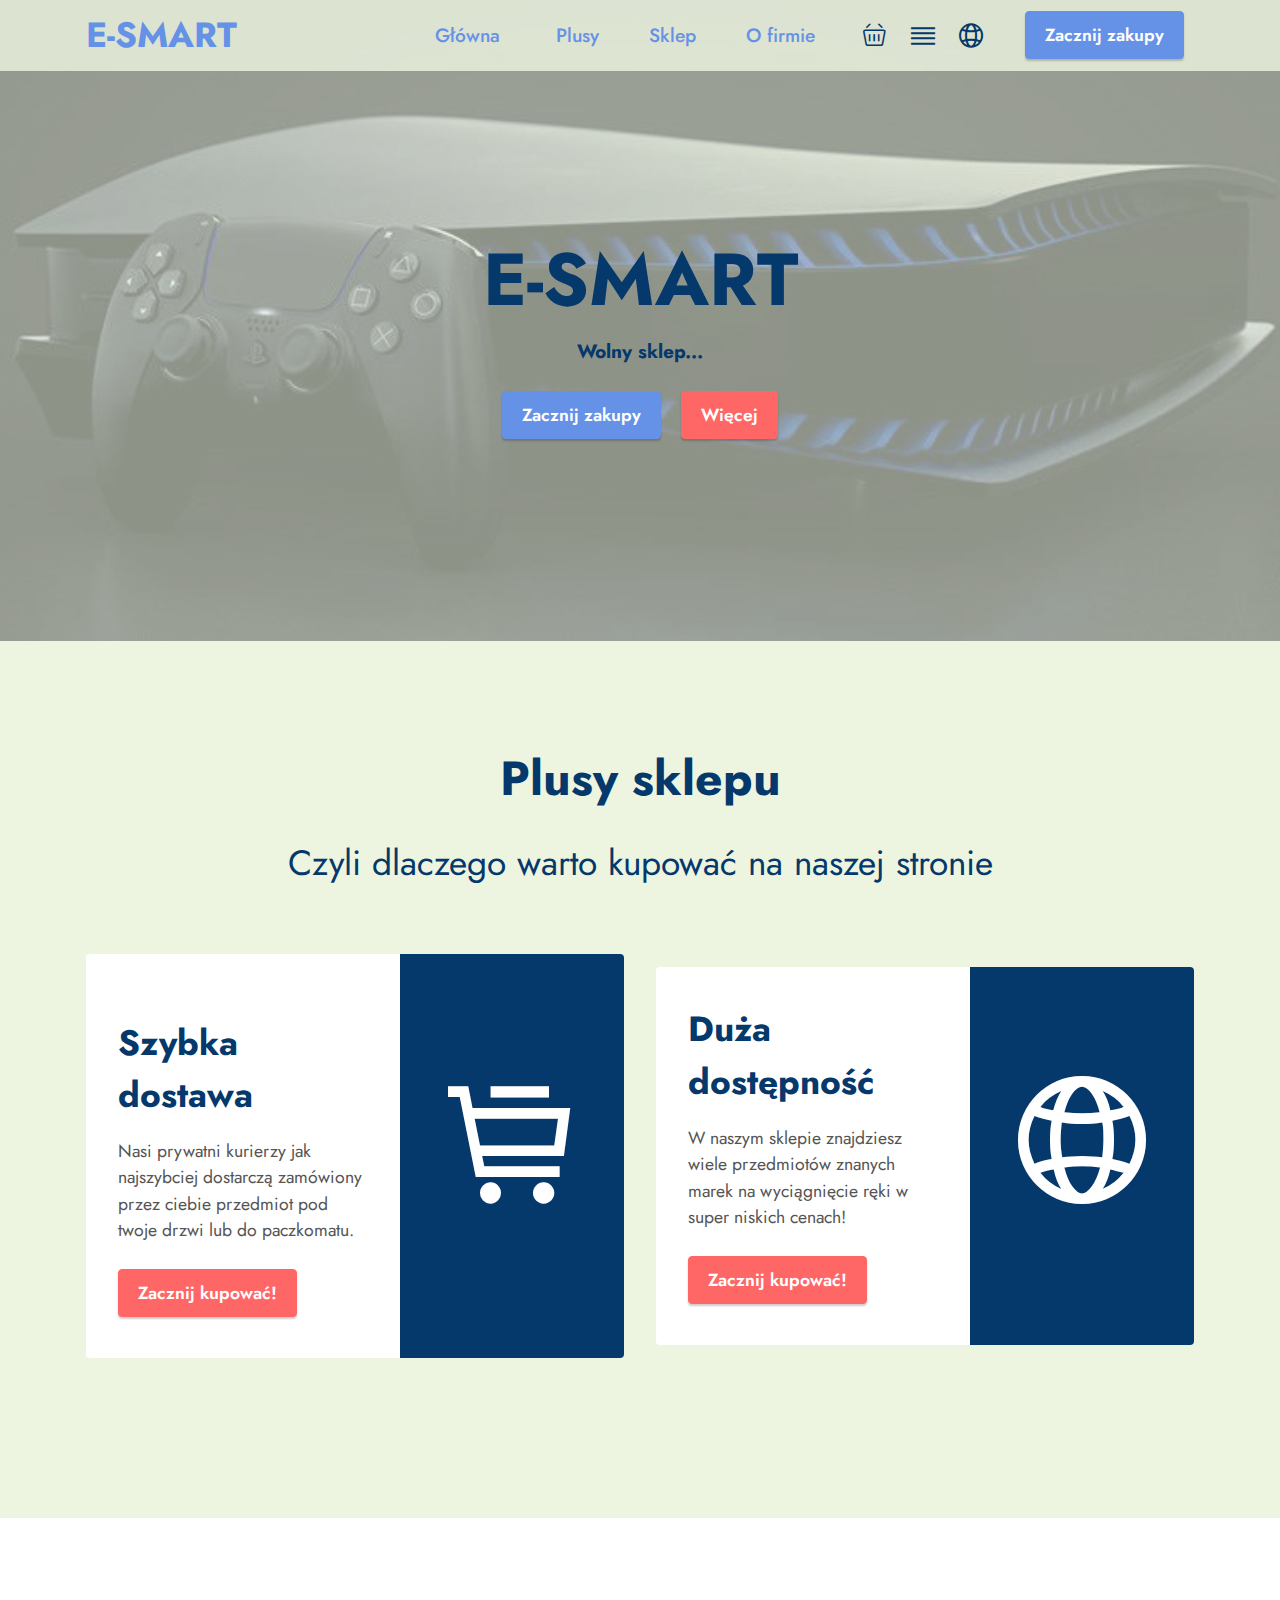
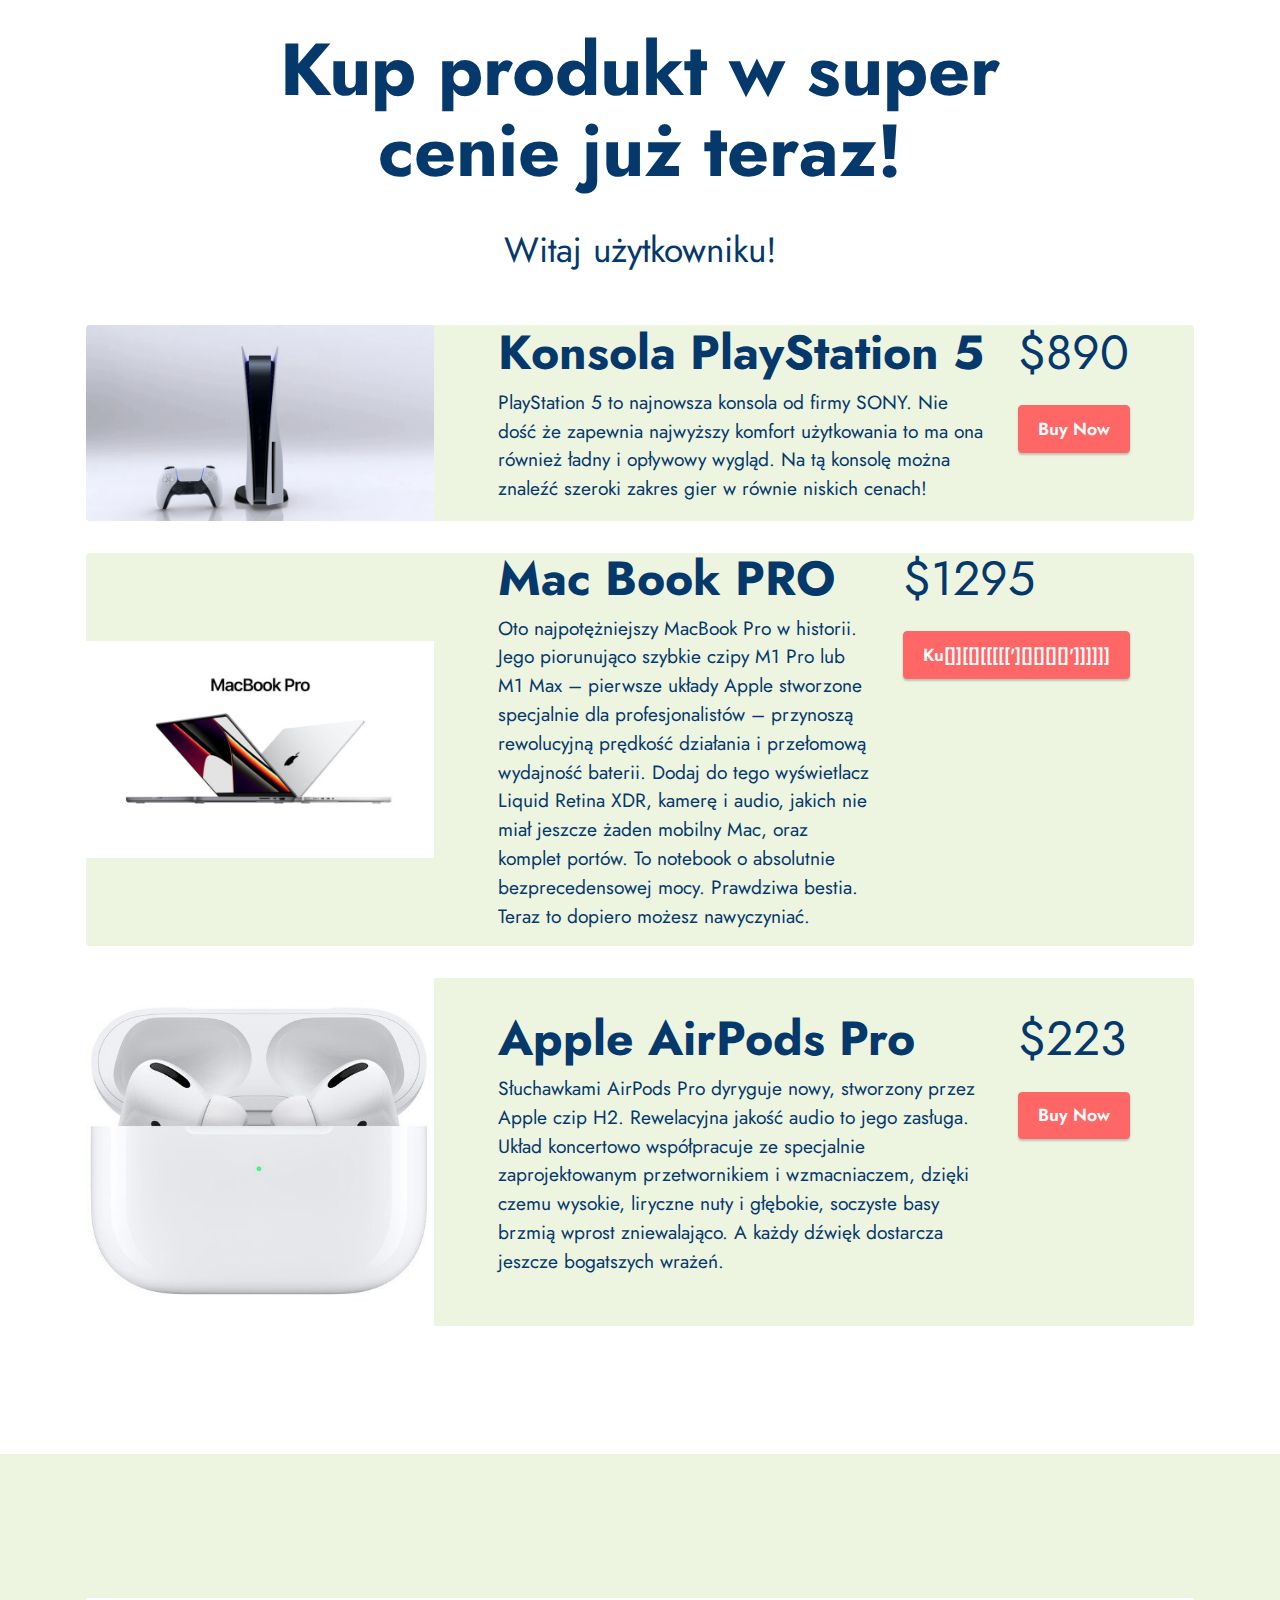
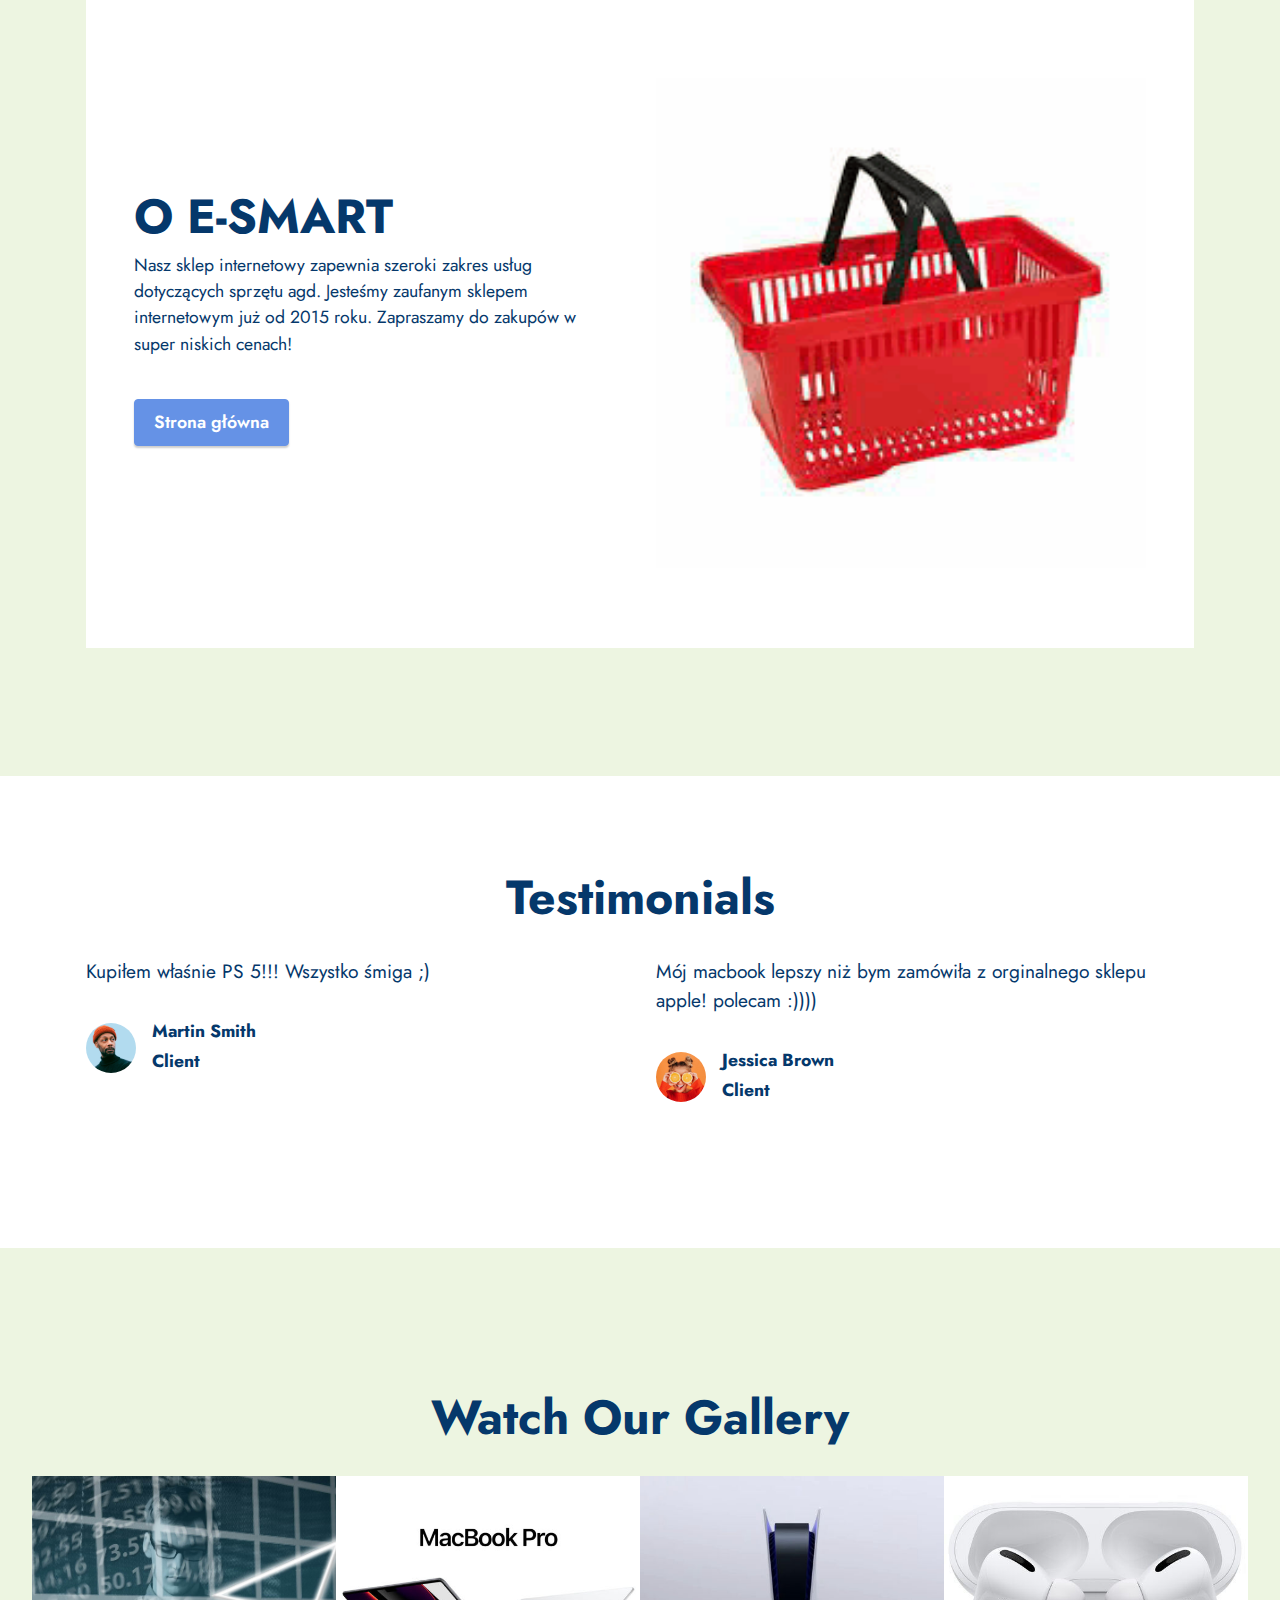
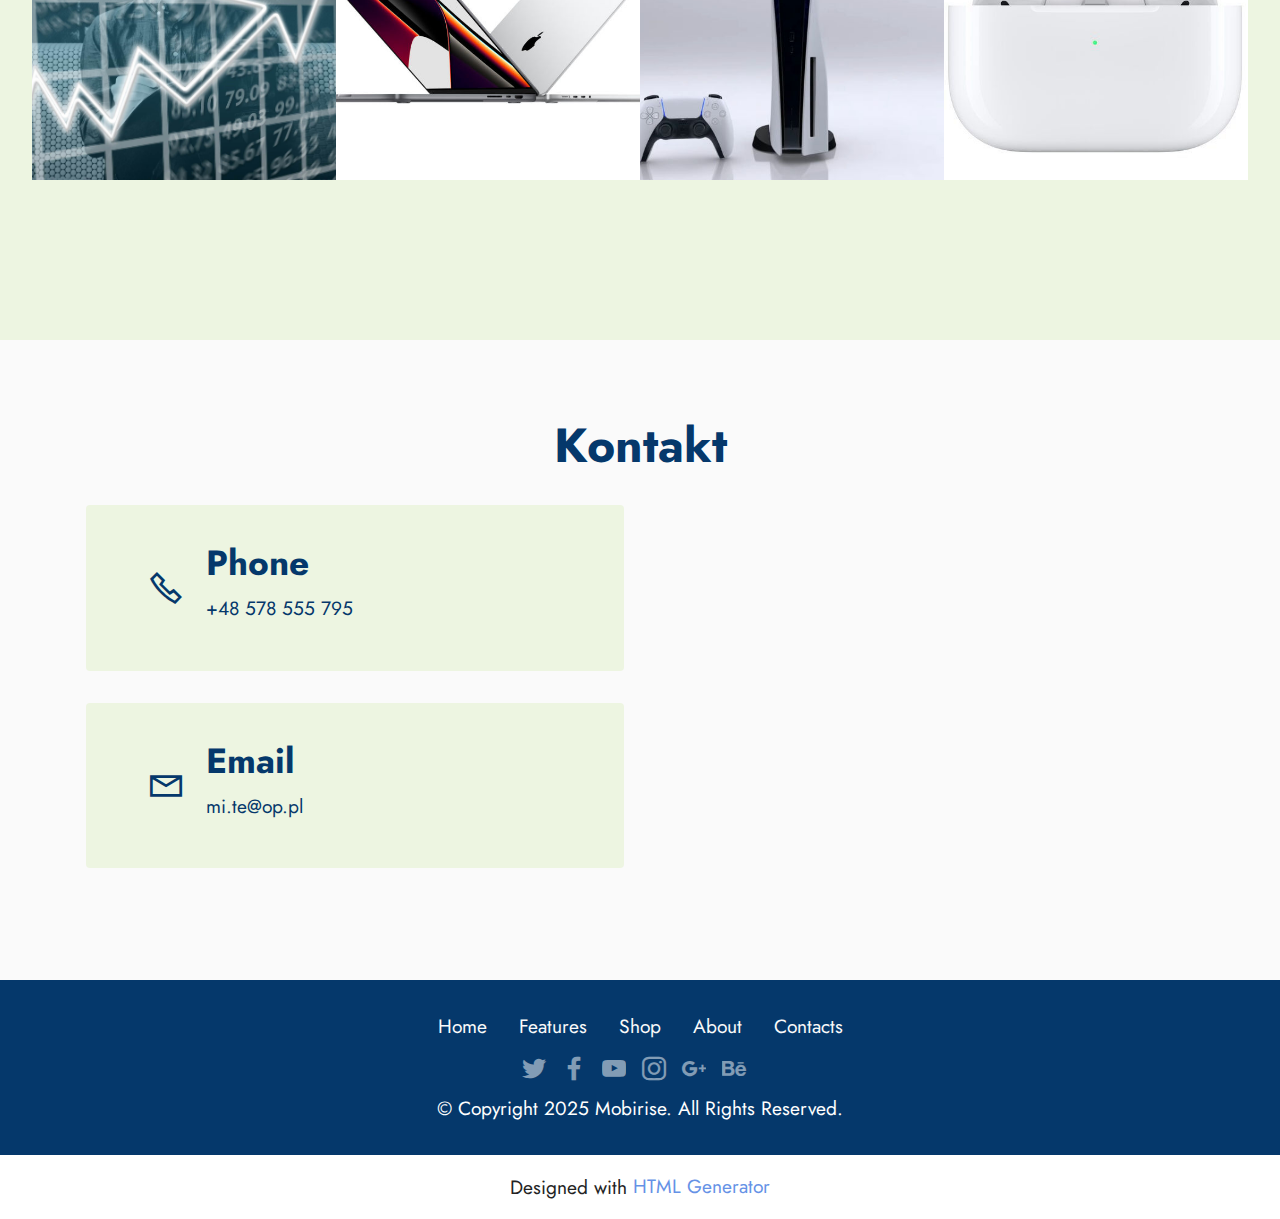
<file: index.html>
<!DOCTYPE html>
<html  >
<head>
  <!--Klamstwo-->
  <meta charset="UTF-8">
  <meta http-equiv="X-UA-Compatible" content="IE=edge">
  <meta name="generator" content="Mobirise v5.6.11, mobirise.com">
  <meta name="twitter:card" content="summary_large_image"/>
  <meta name="twitter:image:src" content="">
  <meta property="og:image" content="">
  <meta name="twitter:title" content="Page 2">
  <meta name="viewport" content="width=device-width, initial-scale=1, minimum-scale=1">
  <link rel="shortcut icon" href="assets/images/logo.png" type="image/x-icon">
  <meta name="description" content="">
  
  
  <title>Page 2</title>
  <link rel="stylesheet" href="assets/web/assets/mobirise-icons2/mobirise2.css">
  <link rel="stylesheet" href="assets/web/assets/mobirise-icons-bold/mobirise-icons-bold.css">
  <link rel="stylesheet" href="assets/bootstrap/css/bootstrap.min.css">
  <link rel="stylesheet" href="assets/bootstrap/css/bootstrap-grid.min.css">
  <link rel="stylesheet" href="assets/bootstrap/css/bootstrap-reboot.min.css">
  <link rel="stylesheet" href="assets/dropdown/css/style.css">
  <link rel="stylesheet" href="assets/socicon/css/styles.css">
  <link rel="stylesheet" href="assets/theme/css/style.css">
  <link rel="preload" href="https://fonts.googleapis.com/css?family=Jost:100,200,300,400,500,600,700,800,900,100i,200i,300i,400i,500i,600i,700i,800i,900i&display=swap" as="style" onload="this.onload=null;this.rel='stylesheet'">
  <noscript><link rel="stylesheet" href="https://fonts.googleapis.com/css?family=Jost:100,200,300,400,500,600,700,800,900,100i,200i,300i,400i,500i,600i,700i,800i,900i&display=swap"></noscript>
  <link rel="preload" as="style" href="assets/mobirise/css/mbr-additional.css"><link rel="stylesheet" href="assets/mobirise/css/mbr-additional.css" type="text/css">
  
  
  
  
</head>
<body>
  
  <section data-bs-version="5.1" class="menu menu3 cid-sFAA5oUu2Y" once="menu" id="menu3-1">
    
    <nav class="navbar navbar-dropdown navbar-expand-lg">
        <div class="container">
            <div class="navbar-brand">
                
                <span class="navbar-caption-wrap"><a class="navbar-caption text-primary display-5" href="page2.html#contacts3-c">E-SMART</a></span>
            </div>
            <button class="navbar-toggler" type="button" data-toggle="collapse" data-bs-toggle="collapse" data-target="#navbarSupportedContent" data-bs-target="#navbarSupportedContent" aria-controls="navbarNavAltMarkup" aria-expanded="false" aria-label="Toggle navigation">
                <div class="hamburger">
                    <span></span>
                    <span></span>
                    <span></span>
                    <span></span>
                </div>
            </button>
            <div class="collapse navbar-collapse" id="navbarSupportedContent">
                <ul class="navbar-nav nav-dropdown" data-app-modern-menu="true"><li class="nav-item"><a class="nav-link link text-primary display-7" href="#top">Główna&nbsp;</a></li>
                    <li class="nav-item"><a class="nav-link link text-primary display-7" href="index.html#content4-5">Plusy</a></li>
                    <li class="nav-item"><a class="nav-link link text-primary display-7" href="index.html#content4-6">Sklep</a>
                    </li><li class="nav-item"><a class="nav-link link text-primary display-7" href="index.html#features16-9">O firmie</a></li></ul>
                <div class="icons-menu">
                    <a class="iconfont-wrapper" href="page2.html#features9-4" target="_blank">
                        <span class="p-2 mbr-iconfont mbrib-shopping-basket"></span>
                    </a>
                    <a class="iconfont-wrapper" href="page2.html#features16-9" target="_blank">
                        <span class="p-2 mbr-iconfont mobi-mbri-align-justify mobi-mbri"></span>
                    </a>
                    <a class="iconfont-wrapper" href="page2.html#footer3-d" target="_blank">
                        <span class="p-2 mbr-iconfont mobi-mbri-globe-2 mobi-mbri"></span>
                    </a>
                    
                </div>
                <div class="navbar-buttons mbr-section-btn"><a class="btn btn-primary display-4" href="page2.html#features9-4">Zacznij zakupy</a></div>
            </div>
        </div>
    </nav>
</section>

<section data-bs-version="5.1" class="header1 cid-sFCAOqBTxa" id="header1-i">

    

    <div class="mbr-overlay" style="opacity: 0.6; background-color: rgb(237, 245, 225);"></div>

    <div class="container">
        <div class="row justify-content-center">
            <div class="col-12 col-lg-8">
                <h1 class="mbr-section-title mbr-fonts-style mb-3 display-1"><strong>E-SMART</strong></h1>
                
                <p class="mbr-text mbr-fonts-style display-7"><strong>Wolny sklep...</strong></p>
                <div class="mbr-section-btn mt-3"><a class="btn btn-primary display-4" href="index.html#content4-6">Zacznij zakupy</a> <a class="btn btn-secondary display-4" href="index.html#features16-9">Więcej</a></div>
            </div>
        </div>
    </div>
</section>

<section data-bs-version="5.1" class="content4 cid-sFADQxFnEn" id="content4-5">
    
    
    <div class="container">
        <div class="row justify-content-center">
            <div class="title col-md-12 col-lg-10">
                <h3 class="mbr-section-title mbr-fonts-style align-center mb-4 display-2"><strong>Plusy sklepu</strong></h3>
                <h4 class="mbr-section-subtitle align-center mbr-fonts-style mb-4 display-5">Czyli dlaczego warto kupować na naszej stronie</h4>
                
            </div>
        </div>
    </div>
</section>

<section data-bs-version="5.1" class="features5 cid-sFACYYm0AQ" id="features6-3">

    

    
    <div class="container">
        <div class="row justify-content-center">
            <div class="card col-12 col-lg-6">
                <div class="card-wrapper mbr-flex">
                    <div class="card-box align-left">
                        <h6 class="card-subtitle mbr-fonts-style align-left mb-2 display-4">&nbsp;</h6>
                        <h5 class="card-title mbr-fonts-style align-left mb-3 display-5"><strong>Szybka dostawa</strong></h5>
                        <p class="mbr-text mbr-fonts-style mb-3 display-4">Nasi prywatni kurierzy jak najszybciej dostarczą zamówiony przez ciebie przedmiot pod twoje drzwi lub do paczkomatu.</p>
                        <div class="mbr-section-btn"><a href="https://mobiri.se" class="btn btn-secondary display-4">Zacznij kupować!</a></div>
                    </div>
                    <div class="img-wrapper img1 align-center">
                        <span class="mbr-iconfont mobi-mbri-cart-full mobi-mbri"></span>
                    </div>
                </div>
            </div>

            <div class="card col-12 col-lg-6">
                <div class="card-wrapper mbr-flex">
                    <div class="card-box align-left">
                        <h6 class="card-subtitle mbr-fonts-style align-left mb-2 display-4"></h6>
                        <h5 class="card-title mbr-fonts-style align-left mb-3 display-5"><strong>Duża dostępność</strong></h5>
                        <p class="mbr-text mbr-fonts-style mb-3 display-4">W naszym sklepie znajdziesz wiele przedmiotów znanych marek na wyciągnięcie ręki w super niskich cenach!</p>
                        <div class="mbr-section-btn"><a href="https://mobiri.se" class="btn btn-secondary display-4">Zacznij kupować!</a></div>
                    </div>
                    <div class="img-wrapper img2 align-center">
                        <span class="mbr-iconfont mobi-mbri-globe-2 mobi-mbri"></span>
                    </div>
                </div>
            </div>
        </div>
    </div>
</section>

<section data-bs-version="5.1" class="content4 cid-sFADQQfNeA" id="content4-6">
    
    
    <div class="container">
        <div class="row justify-content-center">
            <div class="title col-md-12 col-lg-10">
                <h3 class="mbr-section-title mbr-fonts-style align-center mb-4 display-1"><strong>Kup produkt w super cenie już teraz!</strong></h3>
                <h4 class="mbr-section-subtitle align-center mbr-fonts-style mb-4 display-5">Witaj użytkowniku!</h4>
                
            </div>
        </div>
    </div>
</section>

<section data-bs-version="5.1" class="features8 cid-sFADMOwrhN" xmlns="http://www.w3.org/1999/html" id="features9-4">
    
    

    

    <div class="container">
        <div class="card">
            <div class="card-wrapper">
                <div class="row align-items-center">
                    <div class="col-12 col-md-4">
                        <div class="image-wrapper">
                            <img src="assets/images/sdfunejrg-816x459.jpg" alt="Mobirise Website Builder">
                        </div>
                    </div>
                    <div class="col-12 col-md">
                        <div class="card-box">
                            <div class="row">
                                <div class="col-md">
                                    <h6 class="card-title mbr-fonts-style display-2"><strong>Konsola PlayStation 5</strong></h6>
                                    <p class="mbr-text mbr-fonts-style display-7">PlayStation 5 to najnowsza konsola od firmy SONY. Nie dość że zapewnia najwyższy komfort użytkowania to ma ona również ładny i opływowy wygląd. Na tą konsolę można znaleźć szeroki zakres gier w równie niskich cenach!</p>
                                </div>
                                <div class="col-md-auto">
                                    <p class="price mbr-fonts-style display-2">$890</p>
                                    <div class="mbr-section-btn"><a href="https://mobiri.se" class="btn btn-secondary display-4">
                                            Buy Now
                                        </a></div>
                                </div>
                                <div></div>
                            </div>
                        </div>
                    </div>
                </div>
            </div>
        </div>
        <div class="card">
            <div class="card-wrapper">
                <div class="row align-items-center">
                    <div class="col-12 col-md-4">
                        <div class="image-wrapper">
                            <img src="assets/images/erdsgujrmjk-816x510.jpg" alt="Mobirise Website Builder">
                        </div>
                    </div>
                    <div class="col-12 col-md">
                        <div class="card-box">
                            <div class="row">
                                <div class="col-md">
                                    <h6 class="card-title mbr-fonts-style display-2"><strong>Mac Book PRO</strong></h6>
                                    <p class="mbr-text mbr-fonts-style display-7">Oto najpotężniejszy MacBook Pro w historii. Jego piorunująco szybkie czipy M1 Pro lub M1 Max – pierwsze układy Apple stworzone specjalnie dla profesjonalistów – przynoszą rewolucyjną prędkość działania i przełomową wydajność baterii. Dodaj do tego wyświetlacz Liquid Retina XDR, kamerę i audio, jakich nie miał jeszcze żaden mobilny Mac, oraz komplet portów. To notebook o absolutnie bezprecedensowej mocy. Prawdziwa bestia. Teraz to dopiero możesz nawyczyniać.</p>
                                </div>
                                <div class="col-md-auto">
                                    <p class="price mbr-fonts-style display-2">$1295</p>
                                    <div class="mbr-section-btn"><a href="https://mobiri.se" class="btn btn-secondary display-4">
                                            Ku[]][[][[[[['][][][][]']]]]]]
                                        </a></div>
                                </div>
                                <div></div>
                            </div>
                        </div>
                    </div>
                </div>
            </div>
        </div>
        <div class="card">
            <div class="card-wrapper">
                <div class="row align-items-center">
                    <div class="col-12 col-md-4">
                        <div class="image-wrapper">
                            <img src="assets/images/airpods-pro-500x500.jpg" alt="Mobirise Website Builder">
                        </div>
                    </div>
                    <div class="col-12 col-md">
                        <div class="card-box">
                            <div class="row">
                                <div class="col-md">
                                    <h6 class="card-title mbr-fonts-style display-2"><strong>Apple AirPods Pro</strong></h6>
                                    <p class="mbr-text mbr-fonts-style display-7">Słuchawkami AirPods Pro dyryguje nowy, stworzony przez Apple czip H2. Rewelacyjna jakość audio to jego zasługa. Układ koncertowo współpracuje ze specjalnie zaprojektowanym przetwornikiem i wzmacniaczem, dzięki czemu wysokie, liryczne nuty i głębokie, soczyste basy brzmią wprost zniewalająco. A każdy dźwięk dostarcza jeszcze bogatszych wrażeń.<br></p>
                                </div>
                                <div class="col-md-auto">
                                    <p class="price mbr-fonts-style display-2">$223</p>
                                    <div class="mbr-section-btn"><a href="https://mobiri.se" class="btn btn-secondary display-4">
                                            Buy Now
                                        </a></div>
                                </div>
                                <div></div>
                            </div>
                        </div>
                    </div>
                </div>
            </div>
        </div>
    </div>
</section>

<section data-bs-version="5.1" class="features15 cid-sFANq99njx" id="features16-9">

    

    
    <div class="container">
        <div class="content-wrapper">
            <div class="row align-items-center">
                <div class="col-12 col-lg">
                    <div class="text-wrapper">
                        <h6 class="card-title mbr-fonts-style display-2"><strong>O E-SMART</strong></h6>
                        <p class="mbr-text mbr-fonts-style mb-4 display-4">Nasz sklep internetowy zapewnia szeroki zakres usług dotyczących sprzętu agd. Jesteśmy zaufanym sklepem internetowym już od 2015 roku. Zapraszamy do zakupów w super niskich cenach!</p>
                        <div class="mbr-section-btn mt-3"><a class="btn btn-primary display-4" href="page2.html">Strona główna</a></div>
                    </div>
                </div>
                <div class="col-12 col-lg-6">
                    <div class="image-wrapper">
                        <img src="assets/images/koszyk-225x225.png" alt="Mobirise Website Builder">
                    </div>
                </div>
            </div>
        </div>
    </div>
</section>

<section data-bs-version="5.1" class="testimonials2 cid-sFAO03Bfrt" id="testimonials2-a">
    
    
    <div class="container">
        <h3 class="mbr-section-title mbr-fonts-style align-center mb-4 display-2">
            <strong>Testimonials</strong>
        </h3>
        <div class="row justify-content-center">
            <div class="card col-12 col-md-6">
                <p class="mbr-text mbr-fonts-style mb-4 display-7">Kupiłem właśnie PS 5!!! Wszystko śmiga ;)</p>
                <div class="d-flex mb-md-0 mb-4">
                    <div class="image-wrapper">
                        <img src="assets/images/team1.jpg" alt="Mobirise Website Builder">
                    </div>
                    <div class="text-wrapper">
                        <p class="name mbr-fonts-style mb-1 display-4">
                            <strong>Martin Smith</strong>
                        </p>
                        <p class="position mbr-fonts-style display-4">
                            <strong>Client</strong>
                        </p>
                    </div>
                </div>
            </div>
            <div class="card col-12 col-md-6">
                <p class="mbr-text mbr-fonts-style mb-4 display-7">Mój macbook lepszy niż bym zamówiła z orginalnego sklepu apple! polecam :))))</p>
                <div class="d-flex mb-md-0 mb-4">
                    <div class="image-wrapper">
                        <img src="assets/images/team2.jpg" alt="Mobirise Website Builder">
                    </div>
                    <div class="text-wrapper">
                        <p class="name mbr-fonts-style mb-1 display-4">
                            <strong>Jessica Brown</strong>
                        </p>
                        <p class="position mbr-fonts-style display-4">
                            <strong>Client</strong>
                        </p>
                    </div>
                </div>
            </div>
        </div>
    </div>
</section>

<section data-bs-version="5.1" class="gallery6 mbr-gallery cid-sFAQAQGsOD" id="gallery6-f">
    

    

    <div class="container-fluid">
        <div class="mbr-section-head">
            <h3 class="mbr-section-title mbr-fonts-style align-center m-0 display-2"><strong>Watch Our Gallery</strong></h3>
            
        </div>
        <div class="row mbr-gallery mt-4">
            <div class="col-12 col-md-6 col-lg-3 item gallery-image">
                <div class="item-wrapper" data-toggle="modal" data-bs-toggle="modal" data-target="#tq0Zro4VI6-modal" data-bs-target="#tq0Zro4VI6-modal">
                    <img class="w-100" src="assets/images/mbr.jpg" alt="Mobirise Website Builder" data-slide-to="0" data-bs-slide-to="0" data-target="#lb-tq0Zro4VI6" data-bs-target="#lb-tq0Zro4VI6">
                    <div class="icon-wrapper">
                        <span class="mobi-mbri mobi-mbri-search mbr-iconfont mbr-iconfont-btn"></span>
                    </div>
                </div>
                
            </div>
            <div class="col-12 col-md-6 col-lg-3 item gallery-image">
                <div class="item-wrapper" data-toggle="modal" data-bs-toggle="modal" data-target="#tq0Zro4VI6-modal" data-bs-target="#tq0Zro4VI6-modal">
                    <img class="w-100" src="assets/images/erdsgujrmjk-886x554.jpg" alt="Mobirise Website Builder" data-slide-to="1" data-bs-slide-to="1" data-target="#lb-tq0Zro4VI6" data-bs-target="#lb-tq0Zro4VI6">
                    <div class="icon-wrapper">
                        <span class="mobi-mbri mobi-mbri-search mbr-iconfont mbr-iconfont-btn"></span>
                    </div>
                </div>
                
            </div>
            <div class="col-12 col-md-6 col-lg-3 item gallery-image">
                <div class="item-wrapper" data-toggle="modal" data-bs-toggle="modal" data-target="#tq0Zro4VI6-modal" data-bs-target="#tq0Zro4VI6-modal">
                    <img class="w-100" src="assets/images/sdfunejrg-886x498.jpg" alt="Mobirise Website Builder" data-slide-to="2" data-bs-slide-to="2" data-target="#lb-tq0Zro4VI6" data-bs-target="#lb-tq0Zro4VI6">
                    <div class="icon-wrapper">
                        <span class="mobi-mbri mobi-mbri-search mbr-iconfont mbr-iconfont-btn"></span>
                    </div>
                </div>
                
            </div>
            <div class="col-12 col-md-6 col-lg-3 item gallery-image">
                <div class="item-wrapper" data-toggle="modal" data-bs-toggle="modal" data-target="#tq0Zro4VI6-modal" data-bs-target="#tq0Zro4VI6-modal">
                    <img class="w-100" src="assets/images/airpods-pro-500x500.jpg" alt="Mobirise Website Builder" data-slide-to="3" data-bs-slide-to="3" data-target="#lb-tq0Zro4VI6" data-bs-target="#lb-tq0Zro4VI6">
                    <div class="icon-wrapper">
                        <span class="mobi-mbri mobi-mbri-search mbr-iconfont mbr-iconfont-btn"></span>
                    </div>
                </div>
                
            </div>
        </div>

        <div class="modal mbr-slider" tabindex="-1" role="dialog" aria-hidden="true" id="tq0Zro4VI6-modal">
            <div class="modal-dialog" role="document">
                <div class="modal-content">
                    <div class="modal-body">
                        <div class="carousel slide" id="lb-tq0Zro4VI6" data-interval="5000" data-bs-interval="5000">
                            <div class="carousel-inner">
                                <div class="carousel-item active">
                                    <img class="d-block w-100" src="assets/images/mbr.jpg" alt="Mobirise Website Builder">
                                </div>
                                <div class="carousel-item">
                                    <img class="d-block w-100" src="assets/images/erdsgujrmjk-886x554.jpg" alt="Mobirise Website Builder">
                                </div>
                                <div class="carousel-item">
                                    <img class="d-block w-100" src="assets/images/sdfunejrg-886x498.jpg" alt="Mobirise Website Builder">
                                </div>
                                <div class="carousel-item">
                                    <img class="d-block w-100" src="assets/images/airpods-pro-500x500.jpg" alt="Mobirise Website Builder">
                                </div>
                            </div>
                            <ol class="carousel-indicators">
                                <li data-slide-to="0" data-bs-slide-to="0" class="active" data-target="#lb-tq0Zro4VI6" data-bs-target="#lb-tq0Zro4VI6"></li>
                                <li data-slide-to="1" data-bs-slide-to="1" data-target="#lb-tq0Zro4VI6" data-bs-target="#lb-tq0Zro4VI6"></li>
                                <li data-slide-to="2" data-bs-slide-to="2" data-target="#lb-tq0Zro4VI6" data-bs-target="#lb-tq0Zro4VI6"></li>
                                <li data-slide-to="3" data-bs-slide-to="3" data-target="#lb-tq0Zro4VI6" data-bs-target="#lb-tq0Zro4VI6"></li>
                            </ol>
                            <a role="button" href="" class="close" data-dismiss="modal" data-bs-dismiss="modal" aria-label="Close">
                            </a>
                            <a class="carousel-control-prev carousel-control" role="button" data-slide="prev" data-bs-slide="prev" href="#lb-tq0Zro4VI6">
                                <span class="mobi-mbri mobi-mbri-arrow-prev" aria-hidden="true"></span>
                                <span class="sr-only visually-hidden">Previous</span>
                            </a>
                            <a class="carousel-control-next carousel-control" role="button" data-slide="next" data-bs-slide="next" href="#lb-tq0Zro4VI6">
                                <span class="mobi-mbri mobi-mbri-arrow-next" aria-hidden="true"></span>
                                <span class="sr-only visually-hidden">Next</span>
                            </a>
                        </div>
                    </div>
                </div>
            </div>
        </div>
    </div>
</section>

<section data-bs-version="5.1" class="contacts3 map1 cid-sFAOgbarYq" id="contacts3-c">

    
    
    <div class="container">
        <div class="mbr-section-head">
            <h3 class="mbr-section-title mbr-fonts-style align-center mb-0 display-2"><strong>Kontakt</strong></h3>
            
        </div>
        <div class="row justify-content-center mt-4">
            <div class="card col-12 col-md-6">
                <div class="card-wrapper">
                    <div class="image-wrapper">
                        <span class="mbr-iconfont mobi-mbri-phone mobi-mbri" style="color: rgb(5, 56, 107); fill: rgb(5, 56, 107);"></span>
                    </div>
                    <div class="text-wrapper">
                        <h6 class="card-title mbr-fonts-style mb-1 display-5">
                            <strong>Phone</strong>
                        </h6>
                        <p class="mbr-text mbr-fonts-style display-7">+48 578 555 795</p>
                    </div>
                </div>
                <div class="card-wrapper">
                    <div class="image-wrapper">
                        <span class="mbr-iconfont mobi-mbri-letter mobi-mbri" style="color: rgb(5, 56, 107); fill: rgb(5, 56, 107);"></span>
                    </div>
                    <div class="text-wrapper">
                        <h6 class="card-title mbr-fonts-style mb-1 display-5">
                            <strong>Email</strong>
                        </h6>
                        <p class="mbr-text mbr-fonts-style display-7">mi.te@op.pl</p>
                    </div>
                </div>
            </div>
            <div class="map-wrapper col-12 col-md-6">
                <div class="google-map"><iframe frameborder="0" style="border:0" src="https://www.google.com/maps/embed/v1/place?key=AIzaSyCZI5F_k6S1k46ujh0SNrapM89f7mJxd30&amp;q=Intraco Wieżowiec Warszawa" allowfullscreen=""></iframe></div>
            </div>
        </div>
    </div>
</section>

<section data-bs-version="5.1" class="footer3 cid-sFAOjz8nX7" once="footers" id="footer3-d">

    

    

    <div class="container">
        <div class="media-container-row align-center mbr-white">
            <div class="row row-links">
                <ul class="foot-menu">
                    
                    
                    
                    
                    
                <li class="foot-menu-item mbr-fonts-style display-7"><a href="#top" class="text-white">Home</a></li><li class="foot-menu-item mbr-fonts-style display-7"><a href="index.html#content4-5" class="text-white">Features</a></li><li class="foot-menu-item mbr-fonts-style display-7"><a href="index.html#content4-6" class="text-white">Shop</a></li><li class="foot-menu-item mbr-fonts-style display-7"><a href="index.html#features16-9" class="text-white">About</a></li><li class="foot-menu-item mbr-fonts-style display-7"><a href="index.html#contacts3-c" class="text-white">Contacts</a></li></ul>
            </div>
            <div class="row social-row">
                <div class="social-list align-right pb-2">
                    
                    
                    
                    
                    
                    
                <div class="soc-item">
                        <a href="https://twitter.com/mobirise" target="_blank">
                            <span class="socicon-twitter socicon mbr-iconfont mbr-iconfont-social"></span>
                        </a>
                    </div><div class="soc-item">
                        <a href="https://www.facebook.com/pages/Mobirise/1616226671953247" target="_blank">
                            <span class="socicon-facebook socicon mbr-iconfont mbr-iconfont-social"></span>
                        </a>
                    </div><div class="soc-item">
                        <a href="https://www.youtube.com/c/mobirise" target="_blank">
                            <span class="socicon-youtube socicon mbr-iconfont mbr-iconfont-social"></span>
                        </a>
                    </div><div class="soc-item">
                        <a href="https://instagram.com/mobirise" target="_blank">
                            <span class="socicon-instagram socicon mbr-iconfont mbr-iconfont-social"></span>
                        </a>
                    </div><div class="soc-item">
                        <a href="https://plus.google.com/u/0/+Mobirise" target="_blank">
                            <span class="socicon-googleplus socicon mbr-iconfont mbr-iconfont-social"></span>
                        </a>
                    </div><div class="soc-item">
                        <a href="https://www.behance.net/Mobirise" target="_blank">
                            <span class="socicon-behance socicon mbr-iconfont mbr-iconfont-social"></span>
                        </a>
                    </div></div>
            </div>
            <div class="row row-copirayt">
                <p class="mbr-text mb-0 mbr-fonts-style mbr-white align-center display-7">
                    © Copyright 2025 Mobirise. All Rights Reserved.
                </p>
            </div>
        </div>
    </div>
</section><section class="display-7" style="padding: 0;align-items: center;justify-content: center;flex-wrap: wrap;    align-content: center;display: flex;position: relative;height: 4rem;"><a href="https://mobiri.se/2772274" style="flex: 1 1;height: 4rem;position: absolute;width: 100%;z-index: 1;"><img alt="" style="height: 4rem;" src="[data-uri]"></a><p style="margin: 0;text-align: center;" class="display-7">Designed with &#8204;</p><a style="z-index:1" href="https://mobirise.com/html-builder.html">HTML Generator</a></section><script src="assets/bootstrap/js/bootstrap.bundle.min.js"></script>  <script src="assets/smoothscroll/smooth-scroll.js"></script>  <script src="assets/ytplayer/index.js"></script>  <script src="assets/dropdown/js/navbar-dropdown.js"></script>  <script src="assets/theme/js/script.js"></script>  
  
  
</body>
</html>
</file>
<file: assets/web/assets/mobirise-icons2/mobirise2.css>
@font-face {
  font-family: 'Moririse2';
  font-display: swap;
  src:  url('mobirise2.eot?f2bix4');
  src:  url('mobirise2.eot?f2bix4#iefix') format('embedded-opentype'),
    url('mobirise2.ttf?f2bix4') format('truetype'),
    url('mobirise2.woff?f2bix4') format('woff'),
    url('mobirise2.svg?f2bix4#mobirise2') format('svg');
  font-weight: normal;
  font-style: normal;
}

[class^="mobi-"], [class*=" mobi-"] {
  /* use !important to prevent issues with browser extensions that change fonts */
  font-family: 'Moririse2' !important;
  speak: none;
  font-style: normal;
  font-weight: normal;
  font-variant: normal;
  text-transform: none;
  line-height: 1;

  /* Better Font Rendering =========== */
  -webkit-font-smoothing: antialiased;
  -moz-osx-font-smoothing: grayscale;
}

.mobi-mbri-add-submenu:before {
  content: "\e900";
}
.mobi-mbri-alert:before {
  content: "\e901";
}
.mobi-mbri-align-center:before {
  content: "\e902";
}
.mobi-mbri-align-justify:before {
  content: "\e903";
}
.mobi-mbri-align-left:before {
  content: "\e904";
}
.mobi-mbri-align-right:before {
  content: "\e905";
}
.mobi-mbri-android:before {
  content: "\e906";
}
.mobi-mbri-apple:before {
  content: "\e907";
}
.mobi-mbri-arrow-down:before {
  content: "\e908";
}
.mobi-mbri-arrow-next:before {
  content: "\e909";
}
.mobi-mbri-arrow-prev:before {
  content: "\e90a";
}
.mobi-mbri-arrow-up:before {
  content: "\e90b";
}
.mobi-mbri-bold:before {
  content: "\e90c";
}
.mobi-mbri-bookmark:before {
  content: "\e90d";
}
.mobi-mbri-bootstrap:before {
  content: "\e90e";
}
.mobi-mbri-briefcase:before {
  content: "\e90f";
}
.mobi-mbri-browse:before {
  content: "\e910";
}
.mobi-mbri-bulleted-list:before {
  content: "\e911";
}
.mobi-mbri-calendar:before {
  content: "\e912";
}
.mobi-mbri-camera:before {
  content: "\e913";
}
.mobi-mbri-cart-add:before {
  content: "\e914";
}
.mobi-mbri-cart-full:before {
  content: "\e915";
}
.mobi-mbri-cash:before {
  content: "\e916";
}
.mobi-mbri-change-style:before {
  content: "\e917";
}
.mobi-mbri-chat:before {
  content: "\e918";
}
.mobi-mbri-clock:before {
  content: "\e919";
}
.mobi-mbri-close:before {
  content: "\e91a";
}
.mobi-mbri-cloud:before {
  content: "\e91b";
}
.mobi-mbri-code:before {
  content: "\e91c";
}
.mobi-mbri-contact-form:before {
  content: "\e91d";
}
.mobi-mbri-credit-card:before {
  content: "\e91e";
}
.mobi-mbri-cursor-click:before {
  content: "\e91f";
}
.mobi-mbri-cust-feedback:before {
  content: "\e920";
}
.mobi-mbri-database:before {
  content: "\e921";
}
.mobi-mbri-delivery:before {
  content: "\e922";
}
.mobi-mbri-desktop:before {
  content: "\e923";
}
.mobi-mbri-devices:before {
  content: "\e924";
}
.mobi-mbri-down:before {
  content: "\e925";
}
.mobi-mbri-download-2:before {
  content: "\e926";
}
.mobi-mbri-download:before {
  content: "\e927";
}
.mobi-mbri-drag-n-drop-2:before {
  content: "\e928";
}
.mobi-mbri-drag-n-drop:before {
  content: "\e929";
}
.mobi-mbri-edit-2:before {
  content: "\e92a";
}
.mobi-mbri-edit:before {
  content: "\e92b";
}
.mobi-mbri-error:before {
  content: "\e92c";
}
.mobi-mbri-extension:before {
  content: "\e92d";
}
.mobi-mbri-features:before {
  content: "\e92e";
}
.mobi-mbri-file:before {
  content: "\e92f";
}
.mobi-mbri-flag:before {
  content: "\e930";
}
.mobi-mbri-folder:before {
  content: "\e931";
}
.mobi-mbri-gift:before {
  content: "\e932";
}
.mobi-mbri-github:before {
  content: "\e933";
}
.mobi-mbri-globe-2:before {
  content: "\e934";
}
.mobi-mbri-globe:before {
  content: "\e935";
}
.mobi-mbri-growing-chart:before {
  content: "\e936";
}
.mobi-mbri-hearth:before {
  content: "\e937";
}
.mobi-mbri-help:before {
  content: "\e938";
}
.mobi-mbri-home:before {
  content: "\e939";
}
.mobi-mbri-hot-cup:before {
  content: "\e93a";
}
.mobi-mbri-idea:before {
  content: "\e93b";
}
.mobi-mbri-image-gallery:before {
  content: "\e93c";
}
.mobi-mbri-image-slider:before {
  content: "\e93d";
}
.mobi-mbri-info:before {
  content: "\e93e";
}
.mobi-mbri-italic:before {
  content: "\e93f";
}
.mobi-mbri-key:before {
  content: "\e940";
}
.mobi-mbri-laptop:before {
  content: "\e941";
}
.mobi-mbri-layers:before {
  content: "\e942";
}
.mobi-mbri-left-right:before {
  content: "\e943";
}
.mobi-mbri-left:before {
  content: "\e944";
}
.mobi-mbri-letter:before {
  content: "\e945";
}
.mobi-mbri-like:before {
  content: "\e946";
}
.mobi-mbri-link:before {
  content: "\e947";
}
.mobi-mbri-lock:before {
  content: "\e948";
}
.mobi-mbri-login:before {
  content: "\e949";
}
.mobi-mbri-logout:before {
  content: "\e94a";
}
.mobi-mbri-magic-stick:before {
  content: "\e94b";
}
.mobi-mbri-map-pin:before {
  content: "\e94c";
}
.mobi-mbri-menu:before {
  content: "\e94d";
}
.mobi-mbri-mobile-2:before {
  content: "\e94e";
}
.mobi-mbri-mobile-horizontal:before {
  content: "\e94f";
}
.mobi-mbri-mobile:before {
  content: "\e950";
}
.mobi-mbri-mobirise:before {
  content: "\e951";
}
.mobi-mbri-more-horizontal:before {
  content: "\e952";
}
.mobi-mbri-more-vertical:before {
  content: "\e953";
}
.mobi-mbri-music:before {
  content: "\e954";
}
.mobi-mbri-new-file:before {
  content: "\e955";
}
.mobi-mbri-numbered-list:before {
  content: "\e956";
}
.mobi-mbri-opened-folder:before {
  content: "\e957";
}
.mobi-mbri-pages:before {
  content: "\e958";
}
.mobi-mbri-paper-plane:before {
  content: "\e959";
}
.mobi-mbri-paperclip:before {
  content: "\e95a";
}
.mobi-mbri-phone:before {
  content: "\e95b";
}
.mobi-mbri-photo:before {
  content: "\e95c";
}
.mobi-mbri-photos:before {
  content: "\e95d";
}
.mobi-mbri-pin:before {
  content: "\e95e";
}
.mobi-mbri-play:before {
  content: "\e95f";
}
.mobi-mbri-plus:before {
  content: "\e960";
}
.mobi-mbri-preview:before {
  content: "\e961";
}
.mobi-mbri-print:before {
  content: "\e962";
}
.mobi-mbri-protect:before {
  content: "\e963";
}
.mobi-mbri-question:before {
  content: "\e964";
}
.mobi-mbri-quote-left:before {
  content: "\e965";
}
.mobi-mbri-quote-right:before {
  content: "\e966";
}
.mobi-mbri-redo:before {
  content: "\e967";
}
.mobi-mbri-refresh:before {
  content: "\e968";
}
.mobi-mbri-responsive-2:before {
  content: "\e969";
}
.mobi-mbri-responsive:before {
  content: "\e96a";
}
.mobi-mbri-right:before {
  content: "\e96b";
}
.mobi-mbri-rocket:before {
  content: "\e96c";
}
.mobi-mbri-sad-face:before {
  content: "\e96d";
}
.mobi-mbri-sale:before {
  content: "\e96e";
}
.mobi-mbri-save:before {
  content: "\e96f";
}
.mobi-mbri-search:before {
  content: "\e970";
}
.mobi-mbri-setting-2:before {
  content: "\e971";
}
.mobi-mbri-setting-3:before {
  content: "\e972";
}
.mobi-mbri-setting:before {
  content: "\e973";
}
.mobi-mbri-share:before {
  content: "\e974";
}
.mobi-mbri-shopping-bag:before {
  content: "\e975";
}
.mobi-mbri-shopping-basket:before {
  content: "\e976";
}
.mobi-mbri-shopping-cart:before {
  content: "\e977";
}
.mobi-mbri-sites:before {
  content: "\e978";
}
.mobi-mbri-smile-face:before {
  content: "\e979";
}
.mobi-mbri-speed:before {
  content: "\e97a";
}
.mobi-mbri-star:before {
  content: "\e97b";
}
.mobi-mbri-success:before {
  content: "\e97c";
}
.mobi-mbri-sun:before {
  content: "\e97d";
}
.mobi-mbri-sun2:before {
  content: "\e97e";
}
.mobi-mbri-tablet-vertical:before {
  content: "\e97f";
}
.mobi-mbri-tablet:before {
  content: "\e980";
}
.mobi-mbri-target:before {
  content: "\e981";
}
.mobi-mbri-timer:before {
  content: "\e982";
}
.mobi-mbri-to-ftp:before {
  content: "\e983";
}
.mobi-mbri-to-local-drive:before {
  content: "\e984";
}
.mobi-mbri-touch-swipe:before {
  content: "\e985";
}
.mobi-mbri-touch:before {
  content: "\e986";
}
.mobi-mbri-trash:before {
  content: "\e987";
}
.mobi-mbri-underline:before {
  content: "\e988";
}
.mobi-mbri-undo:before {
  content: "\e989";
}
.mobi-mbri-unlink:before {
  content: "\e98a";
}
.mobi-mbri-unlock:before {
  content: "\e98b";
}
.mobi-mbri-up-down:before {
  content: "\e98c";
}
.mobi-mbri-up:before {
  content: "\e98d";
}
.mobi-mbri-update:before {
  content: "\e98e";
}
.mobi-mbri-upload-2:before {
  content: "\e98f";
}
.mobi-mbri-upload:before {
  content: "\e990";
}
.mobi-mbri-user-2:before {
  content: "\e991";
}
.mobi-mbri-user:before {
  content: "\e992";
}
.mobi-mbri-users:before {
  content: "\e993";
}
.mobi-mbri-video-play:before {
  content: "\e994";
}
.mobi-mbri-video:before {
  content: "\e995";
}
.mobi-mbri-watch:before {
  content: "\e996";
}
.mobi-mbri-website-theme-2:before {
  content: "\e997";
}
.mobi-mbri-website-theme:before {
  content: "\e998";
}
.mobi-mbri-wifi:before {
  content: "\e999";
}
.mobi-mbri-windows:before {
  content: "\e99a";
}
.mobi-mbri-zoom-in:before {
  content: "\e99b";
}
.mobi-mbri-zoom-out:before {
  content: "\e99c";
}
</file>
<file: assets/web/assets/mobirise-icons-bold/mobirise-icons-bold.css>
@font-face {
  font-family: 'mobirise-icons-bold';
  font-display: swap;
  src:  url('mobirise-icons-bold.eot?m1l4yr');
  src:  url('mobirise-icons-bold.eot?m1l4yr#iefix') format('embedded-opentype'),
    url('mobirise-icons-bold.ttf?m1l4yr') format('truetype'),
    url('mobirise-icons-bold.woff?m1l4yr') format('woff'),
    url('mobirise-icons-bold.svg?m1l4yr#mobirise-icons-bold') format('svg');
  font-weight: normal;
  font-style: normal;
}

[class^="mbrib-"], [class*="mbrib-"] {
  /* use !important to prevent issues with browser extensions that change fonts */
  font-family: 'mobirise-icons-bold' !important;
  speak: none;
  font-style: normal;
  font-weight: normal;
  font-variant: normal;
  text-transform: none;
  line-height: 1;

  /* Better Font Rendering =========== */
  -webkit-font-smoothing: antialiased;
  -moz-osx-font-smoothing: grayscale;
}

.mbrib-add-submenu:before {
  content: "\e900";
}
.mbrib-alert:before {
  content: "\e901";
}
.mbrib-align-center:before {
  content: "\e902";
}
.mbrib-align-justify:before {
  content: "\e903";
}
.mbrib-align-left:before {
  content: "\e904";
}
.mbrib-align-right:before {
  content: "\e905";
}
.mbrib-android:before {
  content: "\e906";
}
.mbrib-apple:before {
  content: "\e907";
}
.mbrib-arrow-down:before {
  content: "\e908";
}
.mbrib-arrow-next:before {
  content: "\e909";
}
.mbrib-arrow-prev:before {
  content: "\e90a";
}
.mbrib-arrow-up:before {
  content: "\e90b";
}
.mbrib-bold:before {
  content: "\e90c";
}
.mbrib-bookmark:before {
  content: "\e90d";
}
.mbrib-bootstrap:before {
  content: "\e90e";
}
.mbrib-briefcase:before {
  content: "\e90f";
}
.mbrib-browse:before {
  content: "\e910";
}
.mbrib-bulleted-list:before {
  content: "\e911";
}
.mbrib-calendar:before {
  content: "\e912";
}
.mbrib-camera:before {
  content: "\e913";
}
.mbrib-cart-add:before {
  content: "\e914";
}
.mbrib-cart-full:before {
  content: "\e915";
}
.mbrib-cash:before {
  content: "\e916";
}
.mbrib-change-style:before {
  content: "\e917";
}
.mbrib-chat:before {
  content: "\e918";
}
.mbrib-clock:before {
  content: "\e919";
}
.mbrib-close:before {
  content: "\e91a";
}
.mbrib-cloud:before {
  content: "\e91b";
}
.mbrib-code:before {
  content: "\e91c";
}
.mbrib-contact-form:before {
  content: "\e91d";
}
.mbrib-credit-card:before {
  content: "\e91e";
}
.mbrib-cursor-click:before {
  content: "\e91f";
}
.mbrib-cust-feedback:before {
  content: "\e920";
}
.mbrib-database:before {
  content: "\e921";
}
.mbrib-delivery:before {
  content: "\e922";
}
.mbrib-desktop:before {
  content: "\e923";
}
.mbrib-devices:before {
  content: "\e924";
}
.mbrib-down:before {
  content: "\e925";
}
.mbrib-download:before {
  content: "\e926";
}
.mbrib-drag-n-drop:before {
  content: "\e927";
}
.mbrib-drag-n-drop2:before {
  content: "\e928";
}
.mbrib-edit:before {
  content: "\e929";
}
.mbrib-edit2:before {
  content: "\e92a";
}
.mbrib-error:before {
  content: "\e92b";
}
.mbrib-extension:before {
  content: "\e92c";
}
.mbrib-features:before {
  content: "\e92d";
}
.mbrib-file:before {
  content: "\e92e";
}
.mbrib-flag:before {
  content: "\e92f";
}
.mbrib-folder:before {
  content: "\e930";
}
.mbrib-gift:before {
  content: "\e931";
}
.mbrib-github:before {
  content: "\e932";
}
.mbrib-globe-2:before {
  content: "\e933";
}
.mbrib-globe:before {
  content: "\e934";
}
.mbrib-growing-chart:before {
  content: "\e935";
}
.mbrib-hearth:before {
  content: "\e936";
}
.mbrib-help:before {
  content: "\e937";
}
.mbrib-home:before {
  content: "\e938";
}
.mbrib-hot-cup:before {
  content: "\e939";
}
.mbrib-idea:before {
  content: "\e93a";
}
.mbrib-image-gallery:before {
  content: "\e93b";
}
.mbrib-image-slider:before {
  content: "\e93c";
}
.mbrib-info:before {
  content: "\e93d";
}
.mbrib-italic:before {
  content: "\e93e";
}
.mbrib-key:before {
  content: "\e93f";
}
.mbrib-laptop:before {
  content: "\e940";
}
.mbrib-layers:before {
  content: "\e941";
}
.mbrib-left-right:before {
  content: "\e942";
}
.mbrib-left:before {
  content: "\e943";
}
.mbrib-letter:before {
  content: "\e944";
}
.mbrib-like:before {
  content: "\e945";
}
.mbrib-link:before {
  content: "\e946";
}
.mbrib-lock:before {
  content: "\e947";
}
.mbrib-login:before {
  content: "\e948";
}
.mbrib-logout:before {
  content: "\e949";
}
.mbrib-magic-stick:before {
  content: "\e94a";
}
.mbrib-map-pin:before {
  content: "\e94b";
}
.mbrib-menu:before {
  content: "\e94c";
}
.mbrib-mobile:before {
  content: "\e94d";
}
.mbrib-mobile2:before {
  content: "\e94e";
}
.mbrib-mobirise:before {
  content: "\e94f";
}
.mbrib-more-horizontal:before {
  content: "\e950";
}
.mbrib-more-vertical:before {
  content: "\e951";
}
.mbrib-music:before {
  content: "\e952";
}
.mbrib-new-file:before {
  content: "\e953";
}
.mbrib-numbered-list:before {
  content: "\e954";
}
.mbrib-opened-folder:before {
  content: "\e955";
}
.mbrib-pages:before {
  content: "\e956";
}
.mbrib-paper-plane:before {
  content: "\e957";
}
.mbrib-paperclip:before {
  content: "\e958";
}
.mbrib-photo:before {
  content: "\e959";
}
.mbrib-photos:before {
  content: "\e95a";
}
.mbrib-pin:before {
  content: "\e95b";
}
.mbrib-play:before {
  content: "\e95c";
}
.mbrib-plus:before {
  content: "\e95d";
}
.mbrib-preview:before {
  content: "\e95e";
}
.mbrib-print:before {
  content: "\e95f";
}
.mbrib-protect:before {
  content: "\e960";
}
.mbrib-question:before {
  content: "\e961";
}
.mbrib-quote-left:before {
  content: "\e962";
}
.mbrib-quote-right:before {
  content: "\e963";
}
.mbrib-redo:before {
  content: "\e964";
}
.mbrib-refresh:before {
  content: "\e965";
}
.mbrib-responsive:before {
  content: "\e966";
}
.mbrib-right:before {
  content: "\e967";
}
.mbrib-rocket:before {
  content: "\e968";
}
.mbrib-sad-face:before {
  content: "\e969";
}
.mbrib-sale:before {
  content: "\e96a";
}
.mbrib-save:before {
  content: "\e96b";
}
.mbrib-search:before {
  content: "\e96c";
}
.mbrib-setting:before {
  content: "\e96d";
}
.mbrib-setting2:before {
  content: "\e96e";
}
.mbrib-setting3:before {
  content: "\e96f";
}
.mbrib-share:before {
  content: "\e970";
}
.mbrib-shopping-bag:before {
  content: "\e971";
}
.mbrib-shopping-basket:before {
  content: "\e972";
}
.mbrib-shopping-cart:before {
  content: "\e973";
}
.mbrib-sites:before {
  content: "\e974";
}
.mbrib-smile-face:before {
  content: "\e975";
}
.mbrib-speed:before {
  content: "\e976";
}
.mbrib-star:before {
  content: "\e977";
}
.mbrib-success:before {
  content: "\e978";
}
.mbrib-sun:before {
  content: "\e979";
}
.mbrib-sun2:before {
  content: "\e97a";
}
.mbrib-tablet-vertical:before {
  content: "\e97b";
}
.mbrib-tablet:before {
  content: "\e97c";
}
.mbrib-target:before {
  content: "\e97d";
}
.mbrib-timer:before {
  content: "\e97e";
}
.mbrib-to-ftp:before {
  content: "\e97f";
}
.mbrib-to-local-drive:before {
  content: "\e980";
}
.mbrib-touch-swipe:before {
  content: "\e981";
}
.mbrib-touch:before {
  content: "\e982";
}
.mbrib-trash:before {
  content: "\e983";
}
.mbrib-underline:before {
  content: "\e984";
}
.mbrib-undo:before {
  content: "\e985";
}
.mbrib-unlink:before {
  content: "\e986";
}
.mbrib-unlock:before {
  content: "\e987";
}
.mbrib-up-down:before {
  content: "\e988";
}
.mbrib-up:before {
  content: "\e989";
}
.mbrib-update:before {
  content: "\e98a";
}
.mbrib-upload:before {
  content: "\e98b";
}
.mbrib-user:before {
  content: "\e98c";
}
.mbrib-user2:before {
  content: "\e98d";
}
.mbrib-users:before {
  content: "\e98e";
}
.mbrib-video-play:before {
  content: "\e98f";
}
.mbrib-video:before {
  content: "\e990";
}
.mbrib-watch:before {
  content: "\e991";
}
.mbrib-website-theme:before {
  content: "\e992";
}
.mbrib-wifi:before {
  content: "\e993";
}
.mbrib-windows:before {
  content: "\e994";
}
.mbrib-zoom-out:before {
  content: "\e995";
}
</file>
<file: assets/dropdown/css/style.css>
.navbar-dropdown {
  left: 0;
  padding: 0;
  position: absolute;
  right: 0;
  top: 0;
  transition: all 0.45s ease;
  z-index: 1030;
  background: #282828; }
  .navbar-dropdown .navbar-logo {
    margin-right: 0.8rem;
    transition: margin 0.3s ease-in-out;
    vertical-align: middle; }
    .navbar-dropdown .navbar-logo img {
      height: 3.125rem;
      transition: all 0.3s ease-in-out; }
    .navbar-dropdown .navbar-logo.mbr-iconfont {
      font-size: 3.125rem;
      line-height: 3.125rem; }
  .navbar-dropdown .navbar-caption {
    font-weight: 700;
    white-space: normal;
    vertical-align: -4px;
    line-height: 3.125rem !important; }
    .navbar-dropdown .navbar-caption, .navbar-dropdown .navbar-caption:hover {
      color: inherit;
      text-decoration: none; }
  .navbar-dropdown .mbr-iconfont + .navbar-caption {
    vertical-align: -1px; }
  .navbar-dropdown.navbar-fixed-top {
    position: fixed; }
  .navbar-dropdown .navbar-brand span {
    vertical-align: -4px; }
  .navbar-dropdown.bg-color.transparent {
    background: none; }
  .navbar-dropdown.navbar-short .navbar-brand {
    padding: 0.625rem 0; }
    .navbar-dropdown.navbar-short .navbar-brand span {
      vertical-align: -1px; }
  .navbar-dropdown.navbar-short .navbar-caption {
    line-height: 2.375rem !important;
    vertical-align: -2px; }
  .navbar-dropdown.navbar-short .navbar-logo {
    margin-right: 0.5rem; }
    .navbar-dropdown.navbar-short .navbar-logo img {
      height: 2.375rem; }
    .navbar-dropdown.navbar-short .navbar-logo.mbr-iconfont {
      font-size: 2.375rem;
      line-height: 2.375rem; }
  .navbar-dropdown.navbar-short .mbr-table-cell {
    height: 3.625rem; }
  .navbar-dropdown .navbar-close {
    left: 0.6875rem;
    position: fixed;
    top: 0.75rem;
    z-index: 1000; }
  .navbar-dropdown .hamburger-icon {
    content: "";
    display: inline-block;
    vertical-align: middle;
    width: 16px;
    -webkit-box-shadow: 0 -6px 0 1px #282828,0 0 0 1px #282828,0 6px 0 1px #282828;
    -moz-box-shadow: 0 -6px 0 1px #282828,0 0 0 1px #282828,0 6px 0 1px #282828;
    box-shadow: 0 -6px 0 1px #282828,0 0 0 1px #282828,0 6px 0 1px #282828; }

.dropdown-menu .dropdown-toggle[data-toggle="dropdown-submenu"]::after {
  border-bottom: 0.35em solid transparent;
  border-left: 0.35em solid;
  border-right: 0;
  border-top: 0.35em solid transparent;
  margin-left: 0.3rem; }

.dropdown-menu .dropdown-item:focus {
  outline: 0; }

.nav-dropdown {
  font-size: 0.75rem;
  font-weight: 500;
  height: auto !important; }
  .nav-dropdown .nav-btn {
    padding-left: 1rem; }
  .nav-dropdown .link {
    margin: .667em 1.667em;
    font-weight: 500;
    padding: 0;
    transition: color .2s ease-in-out; }
    .nav-dropdown .link.dropdown-toggle {
      margin-right: 2.583em; }
      .nav-dropdown .link.dropdown-toggle::after {
        margin-left: .25rem;
        border-top: 0.35em solid;
        border-right: 0.35em solid transparent;
        border-left: 0.35em solid transparent;
        border-bottom: 0; }
      .nav-dropdown .link.dropdown-toggle[aria-expanded="true"] {
        margin: 0;
        padding: 0.667em 3.263em  0.667em 1.667em; }
  .nav-dropdown .link::after,
  .nav-dropdown .dropdown-item::after {
    color: inherit; }
  .nav-dropdown .btn {
    font-size: 0.75rem;
    font-weight: 700;
    letter-spacing: 0;
    margin-bottom: 0;
    padding-left: 1.25rem;
    padding-right: 1.25rem; }
  .nav-dropdown .dropdown-menu {
    border-radius: 0;
    border: 0;
    left: 0;
    margin: 0;
    padding-bottom: 1.25rem;
    padding-top: 1.25rem;
    position: relative; }
  .nav-dropdown .dropdown-submenu {
    margin-left: 0.125rem;
    top: 0; }
  .nav-dropdown .dropdown-item {
    font-weight: 500;
    line-height: 2;
    padding: 0.3846em 4.615em 0.3846em 1.5385em;
    position: relative;
    transition: color .2s ease-in-out, background-color .2s ease-in-out; }
    .nav-dropdown .dropdown-item::after {
      margin-top: -0.3077em;
      position: absolute;
      right: 1.1538em;
      top: 50%; }
    .nav-dropdown .dropdown-item:focus, .nav-dropdown .dropdown-item:hover {
      background: none; }

@media (max-width: 767px) {
  .nav-dropdown.navbar-toggleable-sm {
    bottom: 0;
    display: none;
    left: 0;
    overflow-x: hidden;
    position: fixed;
    top: 0;
    transform: translateX(-100%);
    -ms-transform: translateX(-100%);
    -webkit-transform: translateX(-100%);
    width: 18.75rem;
    z-index: 999; } }
.nav-dropdown.navbar-toggleable-xl {
  bottom: 0;
  display: none;
  left: 0;
  overflow-x: hidden;
  position: fixed;
  top: 0;
  transform: translateX(-100%);
  -ms-transform: translateX(-100%);
  -webkit-transform: translateX(-100%);
  width: 18.75rem;
  z-index: 999; }

.nav-dropdown-sm {
  display: block !important;
  overflow-x: hidden;
  overflow: auto;
  padding-top: 3.875rem; }
  .nav-dropdown-sm::after {
    content: "";
    display: block;
    height: 3rem;
    width: 100%; }
  .nav-dropdown-sm.collapse.in ~ .navbar-close {
    display: block !important; }
  .nav-dropdown-sm.collapsing, .nav-dropdown-sm.collapse.in {
    transform: translateX(0);
    -ms-transform: translateX(0);
    -webkit-transform: translateX(0);
    transition: all 0.25s ease-out;
    -webkit-transition: all 0.25s ease-out;
    background: #282828; }
  .nav-dropdown-sm.collapsing[aria-expanded="false"] {
    transform: translateX(-100%);
    -ms-transform: translateX(-100%);
    -webkit-transform: translateX(-100%); }
  .nav-dropdown-sm .nav-item {
    display: block;
    margin-left: 0 !important;
    padding-left: 0; }
  .nav-dropdown-sm .link,
  .nav-dropdown-sm .dropdown-item {
    border-top: 1px dotted rgba(255, 255, 255, 0.1);
    font-size: 0.8125rem;
    line-height: 1.6;
    margin: 0 !important;
    padding: 0.875rem 2.4rem 0.875rem 1.5625rem !important;
    position: relative;
    white-space: normal; }
    .nav-dropdown-sm .link:focus, .nav-dropdown-sm .link:hover,
    .nav-dropdown-sm .dropdown-item:focus,
    .nav-dropdown-sm .dropdown-item:hover {
      background: rgba(0, 0, 0, 0.2) !important;
      color: #c0a375; }
  .nav-dropdown-sm .nav-btn {
    position: relative;
    padding: 1.5625rem 1.5625rem 0 1.5625rem; }
    .nav-dropdown-sm .nav-btn::before {
      border-top: 1px dotted rgba(255, 255, 255, 0.1);
      content: "";
      left: 0;
      position: absolute;
      top: 0;
      width: 100%; }
    .nav-dropdown-sm .nav-btn + .nav-btn {
      padding-top: 0.625rem; }
      .nav-dropdown-sm .nav-btn + .nav-btn::before {
        display: none; }
  .nav-dropdown-sm .btn {
    padding: 0.625rem 0; }
  .nav-dropdown-sm .dropdown-toggle[data-toggle="dropdown-submenu"]::after {
    margin-left: .25rem;
    border-top: 0.35em solid;
    border-right: 0.35em solid transparent;
    border-left: 0.35em solid transparent;
    border-bottom: 0; }
  .nav-dropdown-sm .dropdown-toggle[data-toggle="dropdown-submenu"][aria-expanded="true"]::after {
    border-top: 0;
    border-right: 0.35em solid transparent;
    border-left: 0.35em solid transparent;
    border-bottom: 0.35em solid; }
  .nav-dropdown-sm .dropdown-menu {
    margin: 0;
    padding: 0;
    position: relative;
    top: 0;
    left: 0;
    width: 100%;
    border: 0;
    float: none;
    border-radius: 0;
    background: none; }
  .nav-dropdown-sm .dropdown-submenu {
    left: 100%;
    margin-left: 0.125rem;
    margin-top: -1.25rem;
    top: 0; }

.navbar-toggleable-sm .nav-dropdown .dropdown-menu {
  position: absolute; }

.navbar-toggleable-sm .nav-dropdown .dropdown-submenu {
  left: 100%;
  margin-left: 0.125rem;
  margin-top: -1.25rem;
  top: 0; }

.navbar-toggleable-sm.opened .nav-dropdown .dropdown-menu {
  position: relative; }

.navbar-toggleable-sm.opened .nav-dropdown .dropdown-submenu {
  left: 0;
  margin-left: 00rem;
  margin-top: 0rem;
  top: 0; }

.is-builder .nav-dropdown.collapsing {
  transition: none !important; }
</file>
<file: assets/socicon/css/styles.css>
@charset "UTF-8";

@font-face {
  font-family: 'Socicon';
  src:  url('../fonts/socicon.eot');
  src:  url('../fonts/socicon.eot?#iefix') format('embedded-opentype'),
    url('../fonts/socicon.woff2') format('woff2'),
    url('../fonts/socicon.ttf') format('truetype'),
    url('../fonts/socicon.woff') format('woff'),
    url('../fonts/socicon.svg#socicon') format('svg');
  font-weight: normal;
  font-style: normal;
  font-display: swap;
}

[data-icon]:before {
  font-family: "socicon" !important;
  content: attr(data-icon);
  font-style: normal !important;
  font-weight: normal !important;
  font-variant: normal !important;
  text-transform: none !important;
  speak: none;
  line-height: 1;
  -webkit-font-smoothing: antialiased;
  -moz-osx-font-smoothing: grayscale;
}

[class^="socicon-"], [class*=" socicon-"] {
  /* use !important to prevent issues with browser extensions that change fonts */
  font-family: 'Socicon' !important;
  speak: none;
  font-style: normal;
  font-weight: normal;
  font-variant: normal;
  text-transform: none;
  line-height: 1;

  /* Better Font Rendering =========== */
  -webkit-font-smoothing: antialiased;
  -moz-osx-font-smoothing: grayscale;
}

.socicon-eitaa:before {
  content: "\e97c";
}
.socicon-soroush:before {
  content: "\e97d";
}
.socicon-bale:before {
  content: "\e97e";
}
.socicon-zazzle:before {
  content: "\e97b";
}
.socicon-society6:before {
  content: "\e97a";
}
.socicon-redbubble:before {
  content: "\e979";
}
.socicon-avvo:before {
  content: "\e978";
}
.socicon-stitcher:before {
  content: "\e977";
}
.socicon-googlehangouts:before {
  content: "\e974";
}
.socicon-dlive:before {
  content: "\e975";
}
.socicon-vsco:before {
  content: "\e976";
}
.socicon-flipboard:before {
  content: "\e973";
}
.socicon-ubuntu:before {
  content: "\e958";
}
.socicon-artstation:before {
  content: "\e959";
}
.socicon-invision:before {
  content: "\e95a";
}
.socicon-torial:before {
  content: "\e95b";
}
.socicon-collectorz:before {
  content: "\e95c";
}
.socicon-seenthis:before {
  content: "\e95d";
}
.socicon-googleplaymusic:before {
  content: "\e95e";
}
.socicon-debian:before {
  content: "\e95f";
}
.socicon-filmfreeway:before {
  content: "\e960";
}
.socicon-gnome:before {
  content: "\e961";
}
.socicon-itchio:before {
  content: "\e962";
}
.socicon-jamendo:before {
  content: "\e963";
}
.socicon-mix:before {
  content: "\e964";
}
.socicon-sharepoint:before {
  content: "\e965";
}
.socicon-tinder:before {
  content: "\e966";
}
.socicon-windguru:before {
  content: "\e967";
}
.socicon-cdbaby:before {
  content: "\e968";
}
.socicon-elementaryos:before {
  content: "\e969";
}
.socicon-stage32:before {
  content: "\e96a";
}
.socicon-tiktok:before {
  content: "\e96b";
}
.socicon-gitter:before {
  content: "\e96c";
}
.socicon-letterboxd:before {
  content: "\e96d";
}
.socicon-threema:before {
  content: "\e96e";
}
.socicon-splice:before {
  content: "\e96f";
}
.socicon-metapop:before {
  content: "\e970";
}
.socicon-naver:before {
  content: "\e971";
}
.socicon-remote:before {
  content: "\e972";
}
.socicon-internet:before {
  content: "\e957";
}
.socicon-moddb:before {
  content: "\e94b";
}
.socicon-indiedb:before {
  content: "\e94c";
}
.socicon-traxsource:before {
  content: "\e94d";
}
.socicon-gamefor:before {
  content: "\e94e";
}
.socicon-pixiv:before {
  content: "\e94f";
}
.socicon-myanimelist:before {
  content: "\e950";
}
.socicon-blackberry:before {
  content: "\e951";
}
.socicon-wickr:before {
  content: "\e952";
}
.socicon-spip:before {
  content: "\e953";
}
.socicon-napster:before {
  content: "\e954";
}
.socicon-beatport:before {
  content: "\e955";
}
.socicon-hackerone:before {
  content: "\e956";
}
.socicon-hackernews:before {
  content: "\e946";
}
.socicon-smashwords:before {
  content: "\e947";
}
.socicon-kobo:before {
  content: "\e948";
}
.socicon-bookbub:before {
  content: "\e949";
}
.socicon-mailru:before {
  content: "\e94a";
}
.socicon-gitlab:before {
  content: "\e945";
}
.socicon-instructables:before {
  content: "\e944";
}
.socicon-portfolio:before {
  content: "\e943";
}
.socicon-codered:before {
  content: "\e940";
}
.socicon-origin:before {
  content: "\e941";
}
.socicon-nextdoor:before {
  content: "\e942";
}
.socicon-udemy:before {
  content: "\e93f";
}
.socicon-livemaster:before {
  content: "\e93e";
}
.socicon-crunchbase:before {
  content: "\e93b";
}
.socicon-homefy:before {
  content: "\e93c";
}
.socicon-calendly:before {
  content: "\e93d";
}
.socicon-realtor:before {
  content: "\e90f";
}
.socicon-tidal:before {
  content: "\e910";
}
.socicon-qobuz:before {
  content: "\e911";
}
.socicon-natgeo:before {
  content: "\e912";
}
.socicon-mastodon:before {
  content: "\e913";
}
.socicon-unsplash:before {
  content: "\e914";
}
.socicon-homeadvisor:before {
  content: "\e915";
}
.socicon-angieslist:before {
  content: "\e916";
}
.socicon-codepen:before {
  content: "\e917";
}
.socicon-slack:before {
  content: "\e918";
}
.socicon-openaigym:before {
  content: "\e919";
}
.socicon-logmein:before {
  content: "\e91a";
}
.socicon-fiverr:before {
  content: "\e91b";
}
.socicon-gotomeeting:before {
  content: "\e91c";
}
.socicon-aliexpress:before {
  content: "\e91d";
}
.socicon-guru:before {
  content: "\e91e";
}
.socicon-appstore:before {
  content: "\e91f";
}
.socicon-homes:before {
  content: "\e920";
}
.socicon-zoom:before {
  content: "\e921";
}
.socicon-alibaba:before {
  content: "\e922";
}
.socicon-craigslist:before {
  content: "\e923";
}
.socicon-wix:before {
  content: "\e924";
}
.socicon-redfin:before {
  content: "\e925";
}
.socicon-googlecalendar:before {
  content: "\e926";
}
.socicon-shopify:before {
  content: "\e927";
}
.socicon-freelancer:before {
  content: "\e928";
}
.socicon-seedrs:before {
  content: "\e929";
}
.socicon-bing:before {
  content: "\e92a";
}
.socicon-doodle:before {
  content: "\e92b";
}
.socicon-bonanza:before {
  content: "\e92c";
}
.socicon-squarespace:before {
  content: "\e92d";
}
.socicon-toptal:before {
  content: "\e92e";
}
.socicon-gust:before {
  content: "\e92f";
}
.socicon-ask:before {
  content: "\e930";
}
.socicon-trulia:before {
  content: "\e931";
}
.socicon-loomly:before {
  content: "\e932";
}
.socicon-ghost:before {
  content: "\e933";
}
.socicon-upwork:before {
  content: "\e934";
}
.socicon-fundable:before {
  content: "\e935";
}
.socicon-booking:before {
  content: "\e936";
}
.socicon-googlemaps:before {
  content: "\e937";
}
.socicon-zillow:before {
  content: "\e938";
}
.socicon-niconico:before {
  content: "\e939";
}
.socicon-toneden:before {
  content: "\e93a";
}
.socicon-augment:before {
  content: "\e908";
}
.socicon-bitbucket:before {
  content: "\e909";
}
.socicon-fyuse:before {
  content: "\e90a";
}
.socicon-yt-gaming:before {
  content: "\e90b";
}
.socicon-sketchfab:before {
  content: "\e90c";
}
.socicon-mobcrush:before {
  content: "\e90d";
}
.socicon-microsoft:before {
  content: "\e90e";
}
.socicon-pandora:before {
  content: "\e907";
}
.socicon-messenger:before {
  content: "\e906";
}
.socicon-gamewisp:before {
  content: "\e905";
}
.socicon-bloglovin:before {
  content: "\e904";
}
.socicon-tunein:before {
  content: "\e903";
}
.socicon-gamejolt:before {
  content: "\e901";
}
.socicon-trello:before {
  content: "\e902";
}
.socicon-spreadshirt:before {
  content: "\e900";
}
.socicon-500px:before {
  content: "\e000";
}
.socicon-8tracks:before {
  content: "\e001";
}
.socicon-airbnb:before {
  content: "\e002";
}
.socicon-alliance:before {
  content: "\e003";
}
.socicon-amazon:before {
  content: "\e004";
}
.socicon-amplement:before {
  content: "\e005";
}
.socicon-android:before {
  content: "\e006";
}
.socicon-angellist:before {
  content: "\e007";
}
.socicon-apple:before {
  content: "\e008";
}
.socicon-appnet:before {
  content: "\e009";
}
.socicon-baidu:before {
  content: "\e00a";
}
.socicon-bandcamp:before {
  content: "\e00b";
}
.socicon-battlenet:before {
  content: "\e00c";
}
.socicon-mixer:before {
  content: "\e00d";
}
.socicon-bebee:before {
  content: "\e00e";
}
.socicon-bebo:before {
  content: "\e00f";
}
.socicon-behance:before {
  content: "\e010";
}
.socicon-blizzard:before {
  content: "\e011";
}
.socicon-blogger:before {
  content: "\e012";
}
.socicon-buffer:before {
  content: "\e013";
}
.socicon-chrome:before {
  content: "\e014";
}
.socicon-coderwall:before {
  content: "\e015";
}
.socicon-curse:before {
  content: "\e016";
}
.socicon-dailymotion:before {
  content: "\e017";
}
.socicon-deezer:before {
  content: "\e018";
}
.socicon-delicious:before {
  content: "\e019";
}
.socicon-deviantart:before {
  content: "\e01a";
}
.socicon-diablo:before {
  content: "\e01b";
}
.socicon-digg:before {
  content: "\e01c";
}
.socicon-discord:before {
  content: "\e01d";
}
.socicon-disqus:before {
  content: "\e01e";
}
.socicon-douban:before {
  content: "\e01f";
}
.socicon-draugiem:before {
  content: "\e020";
}
.socicon-dribbble:before {
  content: "\e021";
}
.socicon-drupal:before {
  content: "\e022";
}
.socicon-ebay:before {
  content: "\e023";
}
.socicon-ello:before {
  content: "\e024";
}
.socicon-endomodo:before {
  content: "\e025";
}
.socicon-envato:before {
  content: "\e026";
}
.socicon-etsy:before {
  content: "\e027";
}
.socicon-facebook:before {
  content: "\e028";
}
.socicon-feedburner:before {
  content: "\e029";
}
.socicon-filmweb:before {
  content: "\e02a";
}
.socicon-firefox:before {
  content: "\e02b";
}
.socicon-flattr:before {
  content: "\e02c";
}
.socicon-flickr:before {
  content: "\e02d";
}
.socicon-formulr:before {
  content: "\e02e";
}
.socicon-forrst:before {
  content: "\e02f";
}
.socicon-foursquare:before {
  content: "\e030";
}
.socicon-friendfeed:before {
  content: "\e031";
}
.socicon-github:before {
  content: "\e032";
}
.socicon-goodreads:before {
  content: "\e033";
}
.socicon-google:before {
  content: "\e034";
}
.socicon-googlescholar:before {
  content: "\e035";
}
.socicon-googlegroups:before {
  content: "\e036";
}
.socicon-googlephotos:before {
  content: "\e037";
}
.socicon-googleplus:before {
  content: "\e038";
}
.socicon-grooveshark:before {
  content: "\e039";
}
.socicon-hackerrank:before {
  content: "\e03a";
}
.socicon-hearthstone:before {
  content: "\e03b";
}
.socicon-hellocoton:before {
  content: "\e03c";
}
.socicon-heroes:before {
  content: "\e03d";
}
.socicon-smashcast:before {
  content: "\e03e";
}
.socicon-horde:before {
  content: "\e03f";
}
.socicon-houzz:before {
  content: "\e040";
}
.socicon-icq:before {
  content: "\e041";
}
.socicon-identica:before {
  content: "\e042";
}
.socicon-imdb:before {
  content: "\e043";
}
.socicon-instagram:before {
  content: "\e044";
}
.socicon-issuu:before {
  content: "\e045";
}
.socicon-istock:before {
  content: "\e046";
}
.socicon-itunes:before {
  content: "\e047";
}
.socicon-keybase:before {
  content: "\e048";
}
.socicon-lanyrd:before {
  content: "\e049";
}
.socicon-lastfm:before {
  content: "\e04a";
}
.socicon-line:before {
  content: "\e04b";
}
.socicon-linkedin:before {
  content: "\e04c";
}
.socicon-livejournal:before {
  content: "\e04d";
}
.socicon-lyft:before {
  content: "\e04e";
}
.socicon-macos:before {
  content: "\e04f";
}
.socicon-mail:before {
  content: "\e050";
}
.socicon-medium:before {
  content: "\e051";
}
.socicon-meetup:before {
  content: "\e052";
}
.socicon-mixcloud:before {
  content: "\e053";
}
.socicon-modelmayhem:before {
  content: "\e054";
}
.socicon-mumble:before {
  content: "\e055";
}
.socicon-myspace:before {
  content: "\e056";
}
.socicon-newsvine:before {
  content: "\e057";
}
.socicon-nintendo:before {
  content: "\e058";
}
.socicon-npm:before {
  content: "\e059";
}
.socicon-odnoklassniki:before {
  content: "\e05a";
}
.socicon-openid:before {
  content: "\e05b";
}
.socicon-opera:before {
  content: "\e05c";
}
.socicon-outlook:before {
  content: "\e05d";
}
.socicon-overwatch:before {
  content: "\e05e";
}
.socicon-patreon:before {
  content: "\e05f";
}
.socicon-paypal:before {
  content: "\e060";
}
.socicon-periscope:before {
  content: "\e061";
}
.socicon-persona:before {
  content: "\e062";
}
.socicon-pinterest:before {
  content: "\e063";
}
.socicon-play:before {
  content: "\e064";
}
.socicon-player:before {
  content: "\e065";
}
.socicon-playstation:before {
  content: "\e066";
}
.socicon-pocket:before {
  content: "\e067";
}
.socicon-qq:before {
  content: "\e068";
}
.socicon-quora:before {
  content: "\e069";
}
.socicon-raidcall:before {
  content: "\e06a";
}
.socicon-ravelry:before {
  content: "\e06b";
}
.socicon-reddit:before {
  content: "\e06c";
}
.socicon-renren:before {
  content: "\e06d";
}
.socicon-researchgate:before {
  content: "\e06e";
}
.socicon-residentadvisor:before {
  content: "\e06f";
}
.socicon-reverbnation:before {
  content: "\e070";
}
.socicon-rss:before {
  content: "\e071";
}
.socicon-sharethis:before {
  content: "\e072";
}
.socicon-skype:before {
  content: "\e073";
}
.socicon-slideshare:before {
  content: "\e074";
}
.socicon-smugmug:before {
  content: "\e075";
}
.socicon-snapchat:before {
  content: "\e076";
}
.socicon-songkick:before {
  content: "\e077";
}
.socicon-soundcloud:before {
  content: "\e078";
}
.socicon-spotify:before {
  content: "\e079";
}
.socicon-stackexchange:before {
  content: "\e07a";
}
.socicon-stackoverflow:before {
  content: "\e07b";
}
.socicon-starcraft:before {
  content: "\e07c";
}
.socicon-stayfriends:before {
  content: "\e07d";
}
.socicon-steam:before {
  content: "\e07e";
}
.socicon-storehouse:before {
  content: "\e07f";
}
.socicon-strava:before {
  content: "\e080";
}
.socicon-streamjar:before {
  content: "\e081";
}
.socicon-stumbleupon:before {
  content: "\e082";
}
.socicon-swarm:before {
  content: "\e083";
}
.socicon-teamspeak:before {
  content: "\e084";
}
.socicon-teamviewer:before {
  content: "\e085";
}
.socicon-technorati:before {
  content: "\e086";
}
.socicon-telegram:before {
  content: "\e087";
}
.socicon-tripadvisor:before {
  content: "\e088";
}
.socicon-tripit:before {
  content: "\e089";
}
.socicon-triplej:before {
  content: "\e08a";
}
.socicon-tumblr:before {
  content: "\e08b";
}
.socicon-twitch:before {
  content: "\e08c";
}
.socicon-twitter:before {
  content: "\e08d";
}
.socicon-uber:before {
  content: "\e08e";
}
.socicon-ventrilo:before {
  content: "\e08f";
}
.socicon-viadeo:before {
  content: "\e090";
}
.socicon-viber:before {
  content: "\e091";
}
.socicon-viewbug:before {
  content: "\e092";
}
.socicon-vimeo:before {
  content: "\e093";
}
.socicon-vine:before {
  content: "\e094";
}
.socicon-vkontakte:before {
  content: "\e095";
}
.socicon-warcraft:before {
  content: "\e096";
}
.socicon-wechat:before {
  content: "\e097";
}
.socicon-weibo:before {
  content: "\e098";
}
.socicon-whatsapp:before {
  content: "\e099";
}
.socicon-wikipedia:before {
  content: "\e09a";
}
.socicon-windows:before {
  content: "\e09b";
}
.socicon-wordpress:before {
  content: "\e09c";
}
.socicon-wykop:before {
  content: "\e09d";
}
.socicon-xbox:before {
  content: "\e09e";
}
.socicon-xing:before {
  content: "\e09f";
}
.socicon-yahoo:before {
  content: "\e0a0";
}
.socicon-yammer:before {
  content: "\e0a1";
}
.socicon-yandex:before {
  content: "\e0a2";
}
.socicon-yelp:before {
  content: "\e0a3";
}
.socicon-younow:before {
  content: "\e0a4";
}
.socicon-youtube:before {
  content: "\e0a5";
}
.socicon-zapier:before {
  content: "\e0a6";
}
.socicon-zerply:before {
  content: "\e0a7";
}
.socicon-zomato:before {
  content: "\e0a8";
}
.socicon-zynga:before {
  content: "\e0a9";
}
</file>
<file: assets/theme/css/style.css>
@charset "UTF-8";
section {
  background-color: #ffffff;
}

body {
  font-style: normal;
  line-height: 1.5;
  font-weight: 400;
  color: #232323;
  position: relative;
}

button {
  background-color: transparent;
  border-color: transparent;
}

section,
.container,
.container-fluid {
  position: relative;
  word-wrap: break-word;
}

a.mbr-iconfont:hover {
  text-decoration: none;
}

.article .lead p,
.article .lead ul,
.article .lead ol,
.article .lead pre,
.article .lead blockquote {
  margin-bottom: 0;
}

a {
  font-style: normal;
  font-weight: 400;
  cursor: pointer;
}
a, a:hover {
  text-decoration: none;
}

.mbr-section-title {
  font-style: normal;
  line-height: 1.3;
}

.mbr-section-subtitle {
  line-height: 1.3;
}

.mbr-text {
  font-style: normal;
  line-height: 1.7;
}

h1,
h2,
h3,
h4,
h5,
h6,
.display-1,
.display-2,
.display-4,
.display-5,
.display-7,
span,
p,
a {
  line-height: 1;
  word-break: break-word;
  word-wrap: break-word;
  font-weight: 400;
}

b,
strong {
  font-weight: bold;
}

input:-webkit-autofill, input:-webkit-autofill:hover, input:-webkit-autofill:focus, input:-webkit-autofill:active {
  transition-delay: 9999s;
  -webkit-transition-property: background-color, color;
  transition-property: background-color, color;
}

textarea[type=hidden] {
  display: none;
}

section {
  background-position: 50% 50%;
  background-repeat: no-repeat;
  background-size: cover;
}
section .mbr-background-video,
section .mbr-background-video-preview {
  position: absolute;
  bottom: 0;
  left: 0;
  right: 0;
  top: 0;
}

.hidden {
  visibility: hidden;
}

.mbr-z-index20 {
  z-index: 20;
}

/*! Base colors */
.mbr-white {
  color: #ffffff;
}

.mbr-black {
  color: #111111;
}

.mbr-bg-white {
  background-color: #ffffff;
}

.mbr-bg-black {
  background-color: #000000;
}

/*! Text-aligns */
.align-left {
  text-align: left;
}

.align-center {
  text-align: center;
}

.align-right {
  text-align: right;
}

/*! Font-weight  */
.mbr-light {
  font-weight: 300;
}

.mbr-regular {
  font-weight: 400;
}

.mbr-semibold {
  font-weight: 500;
}

.mbr-bold {
  font-weight: 700;
}

/*! Media  */
.media-content {
  flex-basis: 100%;
}

.media-container-row {
  display: flex;
  flex-direction: row;
  flex-wrap: wrap;
  justify-content: center;
  align-content: center;
  align-items: start;
}
.media-container-row .media-size-item {
  width: 400px;
}

.media-container-column {
  display: flex;
  flex-direction: column;
  flex-wrap: wrap;
  justify-content: center;
  align-content: center;
  align-items: stretch;
}
.media-container-column > * {
  width: 100%;
}

@media (min-width: 992px) {
  .media-container-row {
    flex-wrap: nowrap;
  }
}
figure {
  margin-bottom: 0;
  overflow: hidden;
}

figure[mbr-media-size] {
  transition: width 0.1s;
}

img,
iframe {
  display: block;
  width: 100%;
}

.card {
  background-color: transparent;
  border: none;
}

.card-box {
  width: 100%;
}

.card-img {
  text-align: center;
  flex-shrink: 0;
  -webkit-flex-shrink: 0;
}

.media {
  max-width: 100%;
  margin: 0 auto;
}

.mbr-figure {
  align-self: center;
}

.media-container > div {
  max-width: 100%;
}

.mbr-figure img,
.card-img img {
  width: 100%;
}

@media (max-width: 991px) {
  .media-size-item {
    width: auto !important;
  }

  .media {
    width: auto;
  }

  .mbr-figure {
    width: 100% !important;
  }
}
/*! Buttons */
.mbr-section-btn {
  margin-left: -0.6rem;
  margin-right: -0.6rem;
  font-size: 0;
}

.btn {
  font-weight: 600;
  border-width: 1px;
  font-style: normal;
  margin: 0.6rem 0.6rem;
  white-space: normal;
  transition: all 0.2s ease-in-out;
  display: inline-flex;
  align-items: center;
  justify-content: center;
  word-break: break-word;
}

.btn-sm {
  font-weight: 600;
  letter-spacing: 0px;
  transition: all 0.3s ease-in-out;
}

.btn-md {
  font-weight: 600;
  letter-spacing: 0px;
  transition: all 0.3s ease-in-out;
}

.btn-lg {
  font-weight: 600;
  letter-spacing: 0px;
  transition: all 0.3s ease-in-out;
}

.btn-form {
  margin: 0;
}
.btn-form:hover {
  cursor: pointer;
}

nav .mbr-section-btn {
  margin-left: 0rem;
  margin-right: 0rem;
}

/*! Btn icon margin */
.btn .mbr-iconfont,
.btn.btn-sm .mbr-iconfont {
  order: 1;
  cursor: pointer;
  margin-left: 0.5rem;
  vertical-align: sub;
}

.btn.btn-md .mbr-iconfont,
.btn.btn-md .mbr-iconfont {
  margin-left: 0.8rem;
}

.mbr-regular {
  font-weight: 400;
}

.mbr-semibold {
  font-weight: 500;
}

.mbr-bold {
  font-weight: 700;
}

[type=submit] {
  -webkit-appearance: none;
}

/*! Full-screen */
.mbr-fullscreen .mbr-overlay {
  min-height: 100vh;
}

.mbr-fullscreen {
  display: flex;
  display: -moz-flex;
  display: -ms-flex;
  display: -o-flex;
  align-items: center;
  min-height: 100vh;
  padding-top: 3rem;
  padding-bottom: 3rem;
}

/*! Map */
.map {
  height: 25rem;
  position: relative;
}
.map iframe {
  width: 100%;
  height: 100%;
}

/*! Scroll to top arrow */
.mbr-arrow-up {
  bottom: 25px;
  right: 90px;
  position: fixed;
  text-align: right;
  z-index: 5000;
  color: #ffffff;
  font-size: 22px;
}

.mbr-arrow-up a {
  background: rgba(0, 0, 0, 0.2);
  border-radius: 50%;
  color: #fff;
  display: inline-block;
  height: 60px;
  width: 60px;
  border: 2px solid #fff;
  outline-style: none !important;
  position: relative;
  text-decoration: none;
  transition: all 0.3s ease-in-out;
  cursor: pointer;
  text-align: center;
}
.mbr-arrow-up a:hover {
  background-color: rgba(0, 0, 0, 0.4);
}
.mbr-arrow-up a i {
  line-height: 60px;
}

.mbr-arrow-up-icon {
  display: block;
  color: #fff;
}

.mbr-arrow-up-icon::before {
  content: "›";
  display: inline-block;
  font-family: serif;
  font-size: 22px;
  line-height: 1;
  font-style: normal;
  position: relative;
  top: 6px;
  left: -4px;
  transform: rotate(-90deg);
}

/*! Arrow Down */
.mbr-arrow {
  position: absolute;
  bottom: 45px;
  left: 50%;
  width: 60px;
  height: 60px;
  cursor: pointer;
  background-color: rgba(80, 80, 80, 0.5);
  border-radius: 50%;
  transform: translateX(-50%);
}
@media (max-width: 767px) {
  .mbr-arrow {
    display: none;
  }
}
.mbr-arrow > a {
  display: inline-block;
  text-decoration: none;
  outline-style: none;
  -webkit-animation: arrowdown 1.7s ease-in-out infinite;
          animation: arrowdown 1.7s ease-in-out infinite;
  color: #ffffff;
}
.mbr-arrow > a > i {
  position: absolute;
  top: -2px;
  left: 15px;
  font-size: 2rem;
}

#scrollToTop a i::before {
  content: "";
  position: absolute;
  display: block;
  border-bottom: 2.5px solid #fff;
  border-left: 2.5px solid #fff;
  width: 27.8%;
  height: 27.8%;
  left: 50%;
  top: 51%;
  transform: translateY(-30%) translateX(-50%) rotate(135deg);
}

@keyframes arrowdown {
  0% {
    transform: translateY(0px);
  }
  50% {
    transform: translateY(-5px);
  }
  100% {
    transform: translateY(0px);
  }
}
@-webkit-keyframes arrowdown {
  0% {
    transform: translateY(0px);
  }
  50% {
    transform: translateY(-5px);
  }
  100% {
    transform: translateY(0px);
  }
}
@media (max-width: 500px) {
  .mbr-arrow-up {
    left: 0;
    right: 0;
    text-align: center;
  }
}
/*Gradients animation*/
@keyframes gradient-animation {
  from {
    background-position: 0% 100%;
    -webkit-animation-timing-function: ease-in-out;
            animation-timing-function: ease-in-out;
  }
  to {
    background-position: 100% 0%;
    -webkit-animation-timing-function: ease-in-out;
            animation-timing-function: ease-in-out;
  }
}
@-webkit-keyframes gradient-animation {
  from {
    background-position: 0% 100%;
    -webkit-animation-timing-function: ease-in-out;
            animation-timing-function: ease-in-out;
  }
  to {
    background-position: 100% 0%;
    -webkit-animation-timing-function: ease-in-out;
            animation-timing-function: ease-in-out;
  }
}
.bg-gradient {
  background-size: 200% 200%;
  animation: gradient-animation 5s infinite alternate;
  -webkit-animation: gradient-animation 5s infinite alternate;
}

.menu .navbar-brand {
  display: -webkit-flex;
}
.menu .navbar-brand span {
  display: flex;
  display: -webkit-flex;
}
.menu .navbar-brand .navbar-caption-wrap {
  display: -webkit-flex;
}
.menu .navbar-brand .navbar-logo img {
  display: -webkit-flex;
  width: auto;
}
@media (min-width: 768px) and (max-width: 991px) {
  .menu .navbar-toggleable-sm .navbar-nav {
    display: -ms-flexbox;
  }
}
@media (max-width: 991px) {
  .menu .navbar-collapse {
    max-height: 93.5vh;
  }
  .menu .navbar-collapse.show {
    overflow: auto;
  }
}
@media (min-width: 992px) {
  .menu .navbar-nav.nav-dropdown {
    display: -webkit-flex;
  }
  .menu .navbar-toggleable-sm .navbar-collapse {
    display: -webkit-flex !important;
  }
  .menu .collapsed .navbar-collapse {
    max-height: 93.5vh;
  }
  .menu .collapsed .navbar-collapse.show {
    overflow: auto;
  }
}
@media (max-width: 767px) {
  .menu .navbar-collapse {
    max-height: 80vh;
  }
}

.nav-link .mbr-iconfont {
  margin-right: 0.5rem;
}

.navbar {
  display: -webkit-flex;
  -webkit-flex-wrap: wrap;
  -webkit-align-items: center;
  -webkit-justify-content: space-between;
}

.navbar-collapse {
  -webkit-flex-basis: 100%;
  -webkit-flex-grow: 1;
  -webkit-align-items: center;
}

.nav-dropdown .link {
  padding: 0.667em 1.667em !important;
  margin: 0 !important;
}

.nav {
  display: -webkit-flex;
  -webkit-flex-wrap: wrap;
}

.row {
  display: -webkit-flex;
  -webkit-flex-wrap: wrap;
}

.justify-content-center {
  -webkit-justify-content: center;
}

.form-inline {
  display: -webkit-flex;
}

.card-wrapper {
  -webkit-flex: 1;
}

.carousel-control {
  z-index: 10;
  display: -webkit-flex;
}

.carousel-controls {
  display: -webkit-flex;
}

.media {
  display: -webkit-flex;
}

.form-group:focus {
  outline: none;
}

.jq-selectbox__select {
  padding: 7px 0;
  position: relative;
}

.jq-selectbox__dropdown {
  overflow: hidden;
  border-radius: 10px;
  position: absolute;
  top: 100%;
  left: 0 !important;
  width: 100% !important;
}

.jq-selectbox__trigger-arrow {
  right: 0;
  transform: translateY(-50%);
}

.jq-selectbox li {
  padding: 1.07em 0.5em;
}

input[type=range] {
  padding-left: 0 !important;
  padding-right: 0 !important;
}

.modal-dialog,
.modal-content {
  height: 100%;
}

.modal-dialog .carousel-inner {
  height: calc(100vh - 1.75rem);
}
@media (max-width: 575px) {
  .modal-dialog .carousel-inner {
    height: calc(100vh - 1rem);
  }
}

.carousel-item {
  text-align: center;
}

.carousel-item img {
  margin: auto;
}

.navbar-toggler {
  align-self: flex-start;
  padding: 0.25rem 0.75rem;
  font-size: 1.25rem;
  line-height: 1;
  background: transparent;
  border: 1px solid transparent;
  border-radius: 0.25rem;
}

.navbar-toggler:focus,
.navbar-toggler:hover {
  text-decoration: none;
  box-shadow: none;
}

.navbar-toggler-icon {
  display: inline-block;
  width: 1.5em;
  height: 1.5em;
  vertical-align: middle;
  content: "";
  background: no-repeat center center;
  background-size: 100% 100%;
}

.navbar-toggler-left {
  position: absolute;
  left: 1rem;
}

.navbar-toggler-right {
  position: absolute;
  right: 1rem;
}

.card-img {
  width: auto;
}

.menu .navbar.collapsed:not(.beta-menu) {
  flex-direction: column;
}

.carousel-item.active,
.carousel-item-next,
.carousel-item-prev {
  display: flex;
}

.note-air-layout .dropup .dropdown-menu,
.note-air-layout .navbar-fixed-bottom .dropdown .dropdown-menu {
  bottom: initial !important;
}

html,
body {
  height: auto;
  min-height: 100vh;
}

.dropup .dropdown-toggle::after {
  display: none;
}

.form-asterisk {
  font-family: initial;
  position: absolute;
  top: -2px;
  font-weight: normal;
}

.form-control-label {
  position: relative;
  cursor: pointer;
  margin-bottom: 0.357em;
  padding: 0;
}

.alert {
  color: #ffffff;
  border-radius: 0;
  border: 0;
  font-size: 1.1rem;
  line-height: 1.5;
  margin-bottom: 1.875rem;
  padding: 1.25rem;
  position: relative;
  text-align: center;
}
.alert.alert-form::after {
  background-color: inherit;
  bottom: -7px;
  content: "";
  display: block;
  height: 14px;
  left: 50%;
  margin-left: -7px;
  position: absolute;
  transform: rotate(45deg);
  width: 14px;
}

.form-control {
  background-color: #ffffff;
  background-clip: border-box;
  color: #232323;
  line-height: 1rem !important;
  height: auto;
  padding: 0.6rem 1.2rem;
  transition: border-color 0.25s ease 0s;
  border: 1px solid transparent !important;
  border-radius: 4px;
  box-shadow: rgba(0, 0, 0, 0.07) 0px 1px 1px 0px, rgba(0, 0, 0, 0.07) 0px 1px 3px 0px, rgba(0, 0, 0, 0.03) 0px 0px 0px 1px;
}
.form-active .form-control:invalid {
  border-color: red;
}

form .row {
  margin-left: -0.6rem;
  margin-right: -0.6rem;
}
form .row [class*=col] {
  padding-left: 0.6rem;
  padding-right: 0.6rem;
}

form .mbr-section-btn {
  margin: 0;
  padding-left: 0.6rem;
  padding-right: 0.6rem;
}

form .btn {
  display: flex;
  padding: 0.6rem 1.2rem;
  margin: 0;
}

form .form-check-input {
  margin-top: 0.5;
}

textarea.form-control {
  line-height: 1.5rem !important;
}

.form-group {
  margin-bottom: 1.2rem;
}

.form-control,
form .btn {
  min-height: 48px;
}

.gdpr-block label span.textGDPR input[name=gdpr] {
  top: 7px;
}

.form-control:focus {
  box-shadow: none;
}

:focus {
  outline: none;
}

.mbr-overlay {
  background-color: #000;
  bottom: 0;
  left: 0;
  opacity: 0.5;
  position: absolute;
  right: 0;
  top: 0;
  z-index: 0;
  pointer-events: none;
}

blockquote {
  font-style: italic;
  padding: 3rem;
  font-size: 1.09rem;
  position: relative;
  border-left: 3px solid;
}

ul,
ol,
pre,
blockquote {
  margin-bottom: 2.3125rem;
}

.mt-4 {
  margin-top: 2rem !important;
}

.mb-4 {
  margin-bottom: 2rem !important;
}

@media (min-width: 992px) {
  .container {
    padding-left: 16px;
    padding-right: 16px;
  }

  .row {
    margin-left: -16px;
    margin-right: -16px;
  }
  .row > [class*=col] {
    padding-left: 16px;
    padding-right: 16px;
  }
}
@media (min-width: 768px) {
  .container-fluid {
    padding-left: 32px;
    padding-right: 32px;
  }
}
@media (min-width: 768px) and (max-width: 991px) {
  .mbr-container {
    padding-left: 32px;
    padding-right: 32px;
  }
}
@media (max-width: 767px) {
  .mbr-container {
    padding-left: 16px;
    padding-right: 16px;
  }
}
.card-wrapper,
.item-wrapper {
  overflow: hidden;
}

.app-video-wrapper > img {
  opacity: 1;
}

.item {
  position: relative;
}

.dropdown-menu .dropdown-menu {
  left: 100%;
}

.dropdown-item + .dropdown-menu {
  display: none;
}

.dropdown-item:hover + .dropdown-menu,
.dropdown-menu:hover {
  display: block;
}

@media (min-aspect-ratio: 16/9) {
  .mbr-video-foreground {
    height: 300% !important;
    top: -100% !important;
  }
}
@media (max-aspect-ratio: 16/9) {
  .mbr-video-foreground {
    width: 300% !important;
    left: -100% !important;
  }
}.engine {
	position: absolute;
	text-indent: -2400px;
	text-align: center;
	padding: 0;
	top: 0;
	left: -2400px;
}
</file>
<file: assets/mobirise/css/mbr-additional.css>
body {
  font-family: Jost;
}
.display-1 {
  font-family: 'Jost', sans-serif;
  font-size: 4.6rem;
  line-height: 1.1;
}
.display-1 > .mbr-iconfont {
  font-size: 5.75rem;
}
.display-2 {
  font-family: 'Jost', sans-serif;
  font-size: 3rem;
  line-height: 1.1;
}
.display-2 > .mbr-iconfont {
  font-size: 3.75rem;
}
.display-4 {
  font-family: 'Jost', sans-serif;
  font-size: 1.1rem;
  line-height: 1.5;
}
.display-4 > .mbr-iconfont {
  font-size: 1.375rem;
}
.display-5 {
  font-family: 'Jost', sans-serif;
  font-size: 2.2rem;
  line-height: 1.5;
}
.display-5 > .mbr-iconfont {
  font-size: 2.75rem;
}
.display-7 {
  font-family: 'Jost', sans-serif;
  font-size: 1.2rem;
  line-height: 1.5;
}
.display-7 > .mbr-iconfont {
  font-size: 1.5rem;
}
/* ---- Fluid typography for mobile devices ---- */
/* 1.4 - font scale ratio ( bootstrap == 1.42857 ) */
/* 100vw - current viewport width */
/* (48 - 20)  48 == 48rem == 768px, 20 == 20rem == 320px(minimal supported viewport) */
/* 0.65 - min scale variable, may vary */
@media (max-width: 992px) {
  .display-1 {
    font-size: 3.68rem;
  }
}
@media (max-width: 768px) {
  .display-1 {
    font-size: 3.22rem;
    font-size: calc( 2.26rem + (4.6 - 2.26) * ((100vw - 20rem) / (48 - 20)));
    line-height: calc( 1.1 * (2.26rem + (4.6 - 2.26) * ((100vw - 20rem) / (48 - 20))));
  }
  .display-2 {
    font-size: 2.4rem;
    font-size: calc( 1.7rem + (3 - 1.7) * ((100vw - 20rem) / (48 - 20)));
    line-height: calc( 1.3 * (1.7rem + (3 - 1.7) * ((100vw - 20rem) / (48 - 20))));
  }
  .display-4 {
    font-size: 0.88rem;
    font-size: calc( 1.0350000000000001rem + (1.1 - 1.0350000000000001) * ((100vw - 20rem) / (48 - 20)));
    line-height: calc( 1.4 * (1.0350000000000001rem + (1.1 - 1.0350000000000001) * ((100vw - 20rem) / (48 - 20))));
  }
  .display-5 {
    font-size: 1.76rem;
    font-size: calc( 1.42rem + (2.2 - 1.42) * ((100vw - 20rem) / (48 - 20)));
    line-height: calc( 1.4 * (1.42rem + (2.2 - 1.42) * ((100vw - 20rem) / (48 - 20))));
  }
  .display-7 {
    font-size: 0.96rem;
    font-size: calc( 1.07rem + (1.2 - 1.07) * ((100vw - 20rem) / (48 - 20)));
    line-height: calc( 1.4 * (1.07rem + (1.2 - 1.07) * ((100vw - 20rem) / (48 - 20))));
  }
}
/* Buttons */
.btn {
  padding: 0.6rem 1.2rem;
  border-radius: 4px;
}
.btn-sm {
  padding: 0.6rem 1.2rem;
  border-radius: 4px;
}
.btn-md {
  padding: 0.6rem 1.2rem;
  border-radius: 4px;
}
.btn-lg {
  padding: 1rem 2.6rem;
  border-radius: 4px;
}
.bg-primary {
  background-color: #6592e6 !important;
}
.bg-success {
  background-color: #40b0bf !important;
}
.bg-info {
  background-color: #47b5ed !important;
}
.bg-warning {
  background-color: #ffe161 !important;
}
.bg-danger {
  background-color: #ff9966 !important;
}
.btn-primary,
.btn-primary:active {
  background-color: #6592e6 !important;
  border-color: #6592e6 !important;
  color: #ffffff !important;
  box-shadow: 0 2px 2px 0 rgba(0, 0, 0, 0.2);
}
.btn-primary:hover,
.btn-primary:focus,
.btn-primary.focus,
.btn-primary.active {
  color: #ffffff !important;
  background-color: #2260d2 !important;
  border-color: #2260d2 !important;
  box-shadow: 0 2px 5px 0 rgba(0, 0, 0, 0.2);
}
.btn-primary.disabled,
.btn-primary:disabled {
  color: #ffffff !important;
  background-color: #2260d2 !important;
  border-color: #2260d2 !important;
}
.btn-secondary,
.btn-secondary:active {
  background-color: #ff6666 !important;
  border-color: #ff6666 !important;
  color: #ffffff !important;
  box-shadow: 0 2px 2px 0 rgba(0, 0, 0, 0.2);
}
.btn-secondary:hover,
.btn-secondary:focus,
.btn-secondary.focus,
.btn-secondary.active {
  color: #ffffff !important;
  background-color: #ff0f0f !important;
  border-color: #ff0f0f !important;
  box-shadow: 0 2px 5px 0 rgba(0, 0, 0, 0.2);
}
.btn-secondary.disabled,
.btn-secondary:disabled {
  color: #ffffff !important;
  background-color: #ff0f0f !important;
  border-color: #ff0f0f !important;
}
.btn-info,
.btn-info:active {
  background-color: #47b5ed !important;
  border-color: #47b5ed !important;
  color: #ffffff !important;
  box-shadow: 0 2px 2px 0 rgba(0, 0, 0, 0.2);
}
.btn-info:hover,
.btn-info:focus,
.btn-info.focus,
.btn-info.active {
  color: #ffffff !important;
  background-color: #148cca !important;
  border-color: #148cca !important;
  box-shadow: 0 2px 5px 0 rgba(0, 0, 0, 0.2);
}
.btn-info.disabled,
.btn-info:disabled {
  color: #ffffff !important;
  background-color: #148cca !important;
  border-color: #148cca !important;
}
.btn-success,
.btn-success:active {
  background-color: #40b0bf !important;
  border-color: #40b0bf !important;
  color: #ffffff !important;
  box-shadow: 0 2px 2px 0 rgba(0, 0, 0, 0.2);
}
.btn-success:hover,
.btn-success:focus,
.btn-success.focus,
.btn-success.active {
  color: #ffffff !important;
  background-color: #2a747e !important;
  border-color: #2a747e !important;
  box-shadow: 0 2px 5px 0 rgba(0, 0, 0, 0.2);
}
.btn-success.disabled,
.btn-success:disabled {
  color: #ffffff !important;
  background-color: #2a747e !important;
  border-color: #2a747e !important;
}
.btn-warning,
.btn-warning:active {
  background-color: #ffe161 !important;
  border-color: #ffe161 !important;
  color: #614f00 !important;
  box-shadow: 0 2px 2px 0 rgba(0, 0, 0, 0.2);
}
.btn-warning:hover,
.btn-warning:focus,
.btn-warning.focus,
.btn-warning.active {
  color: #0a0800 !important;
  background-color: #ffd10a !important;
  border-color: #ffd10a !important;
  box-shadow: 0 2px 5px 0 rgba(0, 0, 0, 0.2);
}
.btn-warning.disabled,
.btn-warning:disabled {
  color: #614f00 !important;
  background-color: #ffd10a !important;
  border-color: #ffd10a !important;
}
.btn-danger,
.btn-danger:active {
  background-color: #ff9966 !important;
  border-color: #ff9966 !important;
  color: #ffffff !important;
  box-shadow: 0 2px 2px 0 rgba(0, 0, 0, 0.2);
}
.btn-danger:hover,
.btn-danger:focus,
.btn-danger.focus,
.btn-danger.active {
  color: #ffffff !important;
  background-color: #ff5f0f !important;
  border-color: #ff5f0f !important;
  box-shadow: 0 2px 5px 0 rgba(0, 0, 0, 0.2);
}
.btn-danger.disabled,
.btn-danger:disabled {
  color: #ffffff !important;
  background-color: #ff5f0f !important;
  border-color: #ff5f0f !important;
}
.btn-white,
.btn-white:active {
  background-color: #fafafa !important;
  border-color: #fafafa !important;
  color: #7a7a7a !important;
  box-shadow: 0 2px 2px 0 rgba(0, 0, 0, 0.2);
}
.btn-white:hover,
.btn-white:focus,
.btn-white.focus,
.btn-white.active {
  color: #4f4f4f !important;
  background-color: #cfcfcf !important;
  border-color: #cfcfcf !important;
  box-shadow: 0 2px 5px 0 rgba(0, 0, 0, 0.2);
}
.btn-white.disabled,
.btn-white:disabled {
  color: #7a7a7a !important;
  background-color: #cfcfcf !important;
  border-color: #cfcfcf !important;
}
.btn-black,
.btn-black:active {
  background-color: #232323 !important;
  border-color: #232323 !important;
  color: #ffffff !important;
  box-shadow: 0 2px 2px 0 rgba(0, 0, 0, 0.2);
}
.btn-black:hover,
.btn-black:focus,
.btn-black.focus,
.btn-black.active {
  color: #ffffff !important;
  background-color: #000000 !important;
  border-color: #000000 !important;
  box-shadow: 0 2px 5px 0 rgba(0, 0, 0, 0.2);
}
.btn-black.disabled,
.btn-black:disabled {
  color: #ffffff !important;
  background-color: #000000 !important;
  border-color: #000000 !important;
}
.btn-primary-outline,
.btn-primary-outline:active {
  background-color: transparent !important;
  border-color: transparent;
  color: #6592e6;
}
.btn-primary-outline:hover,
.btn-primary-outline:focus,
.btn-primary-outline.focus,
.btn-primary-outline.active {
  color: #2260d2 !important;
  background-color: transparent!important;
  border-color: transparent!important;
  box-shadow: none!important;
}
.btn-primary-outline.disabled,
.btn-primary-outline:disabled {
  color: #ffffff !important;
  background-color: #6592e6 !important;
  border-color: #6592e6 !important;
}
.btn-secondary-outline,
.btn-secondary-outline:active {
  background-color: transparent !important;
  border-color: transparent;
  color: #ff6666;
}
.btn-secondary-outline:hover,
.btn-secondary-outline:focus,
.btn-secondary-outline.focus,
.btn-secondary-outline.active {
  color: #ff0f0f !important;
  background-color: transparent!important;
  border-color: transparent!important;
  box-shadow: none!important;
}
.btn-secondary-outline.disabled,
.btn-secondary-outline:disabled {
  color: #ffffff !important;
  background-color: #ff6666 !important;
  border-color: #ff6666 !important;
}
.btn-info-outline,
.btn-info-outline:active {
  background-color: transparent !important;
  border-color: transparent;
  color: #47b5ed;
}
.btn-info-outline:hover,
.btn-info-outline:focus,
.btn-info-outline.focus,
.btn-info-outline.active {
  color: #148cca !important;
  background-color: transparent!important;
  border-color: transparent!important;
  box-shadow: none!important;
}
.btn-info-outline.disabled,
.btn-info-outline:disabled {
  color: #ffffff !important;
  background-color: #47b5ed !important;
  border-color: #47b5ed !important;
}
.btn-success-outline,
.btn-success-outline:active {
  background-color: transparent !important;
  border-color: transparent;
  color: #40b0bf;
}
.btn-success-outline:hover,
.btn-success-outline:focus,
.btn-success-outline.focus,
.btn-success-outline.active {
  color: #2a747e !important;
  background-color: transparent!important;
  border-color: transparent!important;
  box-shadow: none!important;
}
.btn-success-outline.disabled,
.btn-success-outline:disabled {
  color: #ffffff !important;
  background-color: #40b0bf !important;
  border-color: #40b0bf !important;
}
.btn-warning-outline,
.btn-warning-outline:active {
  background-color: transparent !important;
  border-color: transparent;
  color: #ffe161;
}
.btn-warning-outline:hover,
.btn-warning-outline:focus,
.btn-warning-outline.focus,
.btn-warning-outline.active {
  color: #ffd10a !important;
  background-color: transparent!important;
  border-color: transparent!important;
  box-shadow: none!important;
}
.btn-warning-outline.disabled,
.btn-warning-outline:disabled {
  color: #614f00 !important;
  background-color: #ffe161 !important;
  border-color: #ffe161 !important;
}
.btn-danger-outline,
.btn-danger-outline:active {
  background-color: transparent !important;
  border-color: transparent;
  color: #ff9966;
}
.btn-danger-outline:hover,
.btn-danger-outline:focus,
.btn-danger-outline.focus,
.btn-danger-outline.active {
  color: #ff5f0f !important;
  background-color: transparent!important;
  border-color: transparent!important;
  box-shadow: none!important;
}
.btn-danger-outline.disabled,
.btn-danger-outline:disabled {
  color: #ffffff !important;
  background-color: #ff9966 !important;
  border-color: #ff9966 !important;
}
.btn-black-outline,
.btn-black-outline:active {
  background-color: transparent !important;
  border-color: transparent;
  color: #232323;
}
.btn-black-outline:hover,
.btn-black-outline:focus,
.btn-black-outline.focus,
.btn-black-outline.active {
  color: #000000 !important;
  background-color: transparent!important;
  border-color: transparent!important;
  box-shadow: none!important;
}
.btn-black-outline.disabled,
.btn-black-outline:disabled {
  color: #ffffff !important;
  background-color: #232323 !important;
  border-color: #232323 !important;
}
.btn-white-outline,
.btn-white-outline:active {
  background-color: transparent !important;
  border-color: transparent;
  color: #fafafa;
}
.btn-white-outline:hover,
.btn-white-outline:focus,
.btn-white-outline.focus,
.btn-white-outline.active {
  color: #cfcfcf !important;
  background-color: transparent!important;
  border-color: transparent!important;
  box-shadow: none!important;
}
.btn-white-outline.disabled,
.btn-white-outline:disabled {
  color: #7a7a7a !important;
  background-color: #fafafa !important;
  border-color: #fafafa !important;
}
.text-primary {
  color: #6592e6 !important;
}
.text-secondary {
  color: #ff6666 !important;
}
.text-success {
  color: #40b0bf !important;
}
.text-info {
  color: #47b5ed !important;
}
.text-warning {
  color: #ffe161 !important;
}
.text-danger {
  color: #ff9966 !important;
}
.text-white {
  color: #fafafa !important;
}
.text-black {
  color: #232323 !important;
}
a.text-primary:hover,
a.text-primary:focus,
a.text-primary.active {
  color: #205ac5 !important;
}
a.text-secondary:hover,
a.text-secondary:focus,
a.text-secondary.active {
  color: #ff0000 !important;
}
a.text-success:hover,
a.text-success:focus,
a.text-success.active {
  color: #266a73 !important;
}
a.text-info:hover,
a.text-info:focus,
a.text-info.active {
  color: #1283bc !important;
}
a.text-warning:hover,
a.text-warning:focus,
a.text-warning.active {
  color: #facb00 !important;
}
a.text-danger:hover,
a.text-danger:focus,
a.text-danger.active {
  color: #ff5500 !important;
}
a.text-white:hover,
a.text-white:focus,
a.text-white.active {
  color: #c7c7c7 !important;
}
a.text-black:hover,
a.text-black:focus,
a.text-black.active {
  color: #000000 !important;
}
a[class*="text-"]:not(.nav-link):not(.dropdown-item):not([role]):not(.navbar-caption) {
  position: relative;
  background-image: transparent;
  background-size: 10000px 2px;
  background-repeat: no-repeat;
  background-position: 0px 1.2em;
  background-position: -10000px 1.2em;
}
a[class*="text-"]:not(.nav-link):not(.dropdown-item):not([role]):not(.navbar-caption):hover {
  transition: background-position 2s ease-in-out;
  background-image: linear-gradient(currentColor 50%, currentColor 50%);
  background-position: 0px 1.2em;
}
.nav-tabs .nav-link.active {
  color: #6592e6;
}
.nav-tabs .nav-link:not(.active) {
  color: #232323;
}
.alert-success {
  background-color: #70c770;
}
.alert-info {
  background-color: #47b5ed;
}
.alert-warning {
  background-color: #ffe161;
}
.alert-danger {
  background-color: #ff9966;
}
.mbr-gallery-filter li.active .btn {
  background-color: #6592e6;
  border-color: #6592e6;
  color: #ffffff;
}
.mbr-gallery-filter li.active .btn:focus {
  box-shadow: none;
}
a,
a:hover {
  color: #6592e6;
}
.mbr-plan-header.bg-primary .mbr-plan-subtitle,
.mbr-plan-header.bg-primary .mbr-plan-price-desc {
  color: #ffffff;
}
.mbr-plan-header.bg-success .mbr-plan-subtitle,
.mbr-plan-header.bg-success .mbr-plan-price-desc {
  color: #a0d8df;
}
.mbr-plan-header.bg-info .mbr-plan-subtitle,
.mbr-plan-header.bg-info .mbr-plan-price-desc {
  color: #ffffff;
}
.mbr-plan-header.bg-warning .mbr-plan-subtitle,
.mbr-plan-header.bg-warning .mbr-plan-price-desc {
  color: #ffffff;
}
.mbr-plan-header.bg-danger .mbr-plan-subtitle,
.mbr-plan-header.bg-danger .mbr-plan-price-desc {
  color: #ffffff;
}
/* Scroll to top button*/
.scrollToTop_wraper {
  display: none;
}
.form-control {
  font-family: 'Jost', sans-serif;
  font-size: 1.1rem;
  line-height: 1.5;
  font-weight: 400;
}
.form-control > .mbr-iconfont {
  font-size: 1.375rem;
}
.form-control:hover,
.form-control:focus {
  box-shadow: rgba(0, 0, 0, 0.07) 0px 1px 1px 0px, rgba(0, 0, 0, 0.07) 0px 1px 3px 0px, rgba(0, 0, 0, 0.03) 0px 0px 0px 1px;
  border-color: #6592e6 !important;
}
.form-control:-webkit-input-placeholder {
  font-family: 'Jost', sans-serif;
  font-size: 1.1rem;
  line-height: 1.5;
  font-weight: 400;
}
.form-control:-webkit-input-placeholder > .mbr-iconfont {
  font-size: 1.375rem;
}
blockquote {
  border-color: #6592e6;
}
/* Forms */
.jq-selectbox li:hover,
.jq-selectbox li.selected {
  background-color: #6592e6;
  color: #ffffff;
}
.jq-number__spin {
  transition: 0.25s ease;
}
.jq-number__spin:hover {
  border-color: #6592e6;
}
.jq-selectbox .jq-selectbox__trigger-arrow,
.jq-number__spin.minus:after,
.jq-number__spin.plus:after {
  transition: 0.4s;
  border-top-color: #353535;
  border-bottom-color: #353535;
}
.jq-selectbox:hover .jq-selectbox__trigger-arrow,
.jq-number__spin.minus:hover:after,
.jq-number__spin.plus:hover:after {
  border-top-color: #6592e6;
  border-bottom-color: #6592e6;
}
.xdsoft_datetimepicker .xdsoft_calendar td.xdsoft_default,
.xdsoft_datetimepicker .xdsoft_calendar td.xdsoft_current,
.xdsoft_datetimepicker .xdsoft_timepicker .xdsoft_time_box > div > div.xdsoft_current {
  color: #ffffff !important;
  background-color: #6592e6 !important;
  box-shadow: none !important;
}
.xdsoft_datetimepicker .xdsoft_calendar td:hover,
.xdsoft_datetimepicker .xdsoft_timepicker .xdsoft_time_box > div > div:hover {
  color: #000000 !important;
  background: #ff6666 !important;
  box-shadow: none !important;
}
.lazy-bg {
  background-image: none !important;
}
.lazy-placeholder:not(section),
.lazy-none {
  display: block;
  position: relative;
  padding-bottom: 56.25%;
  width: 100%;
  height: auto;
}
iframe.lazy-placeholder,
.lazy-placeholder:after {
  content: '';
  position: absolute;
  width: 200px;
  height: 200px;
  background: transparent no-repeat center;
  background-size: contain;
  top: 50%;
  left: 50%;
  transform: translateX(-50%) translateY(-50%);
  background-image: url("data:image/svg+xml;charset=UTF-8,%3csvg width='32' height='32' viewBox='0 0 64 64' xmlns='http://www.w3.org/2000/svg' stroke='%236592e6' %3e%3cg fill='none' fill-rule='evenodd'%3e%3cg transform='translate(16 16)' stroke-width='2'%3e%3ccircle stroke-opacity='.5' cx='16' cy='16' r='16'/%3e%3cpath d='M32 16c0-9.94-8.06-16-16-16'%3e%3canimateTransform attributeName='transform' type='rotate' from='0 16 16' to='360 16 16' dur='1s' repeatCount='indefinite'/%3e%3c/path%3e%3c/g%3e%3c/g%3e%3c/svg%3e");
}
section.lazy-placeholder:after {
  opacity: 0.5;
}
body {
  overflow-x: hidden;
}
a {
  transition: color 0.6s;
}
.cid-s48MCQYojq {
  background-image: url("../../../assets/images/background7.jpg");
}
.cid-s48MCQYojq .mbr-section-title {
  text-align: center;
}
.cid-s48MCQYojq .mbr-text,
.cid-s48MCQYojq .mbr-section-btn {
  color: #232323;
  text-align: center;
}
@media (max-width: 991px) {
  .cid-s48MCQYojq .mbr-section-title,
  .cid-s48MCQYojq .mbr-section-btn,
  .cid-s48MCQYojq .mbr-text {
    text-align: center;
  }
}
.cid-s48udlf8KU {
  padding-top: 5rem;
  padding-bottom: 2rem;
  background-color: #ffffff;
}
.cid-s48udlf8KU .mbr-section-title {
  text-align: left;
}
.cid-s48udlf8KU .mbr-section-subtitle {
  text-align: left;
}
.cid-s48upRUlSD {
  padding-top: 2rem;
  padding-bottom: 2rem;
  background-color: #ffffff;
}
@media (max-width: 991px) {
  .cid-s48upRUlSD .image-wrapper {
    margin-bottom: 1rem;
  }
}
.cid-s48upRUlSD .row {
  flex-direction: row-reverse;
}
.cid-s48upRUlSD img {
  width: 100%;
}
.cid-s48vaXqeL6 {
  padding-top: 2rem;
  padding-bottom: 2rem;
  background-color: #ffffff;
}
.cid-s48vaXqeL6 .mbr-section-title {
  text-align: left;
}
.cid-s48vaXqeL6 .mbr-section-subtitle {
  text-align: left;
}
.cid-s48vnjULo4 {
  padding-top: 2rem;
  padding-bottom: 2rem;
  background-color: #ffffff;
}
.cid-s48vnjULo4 .mbr-section-title {
  text-align: left;
}
.cid-s48vnjULo4 .mbr-section-subtitle {
  text-align: left;
}
.cid-s48vrXhP0J {
  padding-top: 2rem;
  padding-bottom: 6rem;
  background-color: #ffffff;
}
.cid-s48vrXhP0J .mbr-section-title {
  text-align: left;
}
.cid-s48vrXhP0J .mbr-section-subtitle {
  text-align: left;
}
.cid-s48OLK6784 .navbar-dropdown {
  position: relative !important;
}
.cid-s48OLK6784 .dropdown-item:before {
  font-family: Moririse2 !important;
  content: '\e966';
  display: inline-block;
  width: 0;
  position: absolute;
  left: 1rem;
  top: 0.5rem;
  margin-right: 0.5rem;
  line-height: 1;
  font-size: inherit;
  vertical-align: middle;
  text-align: center;
  overflow: hidden;
  transform: scale(0, 1);
  transition: all 0.25s ease-in-out;
}
.cid-s48OLK6784 .dropdown-menu {
  padding: 0;
}
.cid-s48OLK6784 .dropdown-item {
  border-bottom: 1px solid #e6e6e6;
}
.cid-s48OLK6784 .dropdown-item:hover,
.cid-s48OLK6784 .dropdown-item:focus {
  background: #6592e6 !important;
  color: white !important;
}
.cid-s48OLK6784 .nav-dropdown .link {
  padding: 0 0.3em !important;
  margin: .667em 1em !important;
}
.cid-s48OLK6784 .nav-dropdown .link.dropdown-toggle::after {
  margin-left: 0.5rem;
  margin-top: 0.2rem;
}
.cid-s48OLK6784 .nav-link {
  position: relative;
}
.cid-s48OLK6784 .container {
  display: flex;
  margin: auto;
}
.cid-s48OLK6784 .iconfont-wrapper {
  color: #000000 !important;
  font-size: 1.5rem;
  padding-right: .5rem;
}
.cid-s48OLK6784 .navbar-caption {
  padding-right: 4rem;
}
.cid-s48OLK6784 .dropdown-menu,
.cid-s48OLK6784 .navbar.opened {
  background: #353535 !important;
}
.cid-s48OLK6784 .nav-item:focus,
.cid-s48OLK6784 .nav-link:focus {
  outline: none;
}
.cid-s48OLK6784 .dropdown .dropdown-menu .dropdown-item {
  width: auto;
  transition: all 0.25s ease-in-out;
}
.cid-s48OLK6784 .dropdown .dropdown-menu .dropdown-item::after {
  right: 0.5rem;
}
.cid-s48OLK6784 .dropdown .dropdown-menu .dropdown-item .mbr-iconfont {
  margin-left: -1.8rem;
  padding-right: 1rem;
  font-size: inherit;
}
.cid-s48OLK6784 .dropdown .dropdown-menu .dropdown-item .mbr-iconfont:before {
  display: inline-block;
  transform: scale(1, 1);
  transition: all 0.25s ease-in-out;
}
.cid-s48OLK6784 .collapsed .dropdown-menu .dropdown-item:before {
  display: none;
}
.cid-s48OLK6784 .collapsed .dropdown .dropdown-menu .dropdown-item {
  padding: 0.235em 1.5em 0.235em 1.5em !important;
  transition: none;
  margin: 0 !important;
}
.cid-s48OLK6784 .navbar {
  min-height: 77px;
  transition: all .3s;
  border-bottom: 1px solid transparent;
  background: #353535;
}
.cid-s48OLK6784 .navbar:not(.navbar-short) {
  border-bottom: 1px solid #e6e6e6;
}
.cid-s48OLK6784 .navbar.opened {
  transition: all .3s;
}
.cid-s48OLK6784 .navbar .dropdown-item {
  padding: .5rem 1.8rem;
}
.cid-s48OLK6784 .navbar .navbar-logo img {
  width: auto;
}
.cid-s48OLK6784 .navbar .navbar-collapse {
  justify-content: flex-end;
  z-index: 1;
}
.cid-s48OLK6784 .navbar.collapsed .nav-item .nav-link::before {
  display: none;
}
.cid-s48OLK6784 .navbar.collapsed.opened .dropdown-menu {
  top: 0;
}
.cid-s48OLK6784 .navbar.collapsed .dropdown-menu .dropdown-submenu {
  left: 0 !important;
}
.cid-s48OLK6784 .navbar.collapsed .dropdown-menu .dropdown-item:after {
  right: auto;
}
.cid-s48OLK6784 .navbar.collapsed .dropdown-menu .dropdown-toggle[data-toggle="dropdown-submenu"]:after {
  margin-left: 0.5rem;
  margin-top: 0.2rem;
  border-top: 0.35em solid;
  border-right: 0.35em solid transparent;
  border-left: 0.35em solid transparent;
  border-bottom: 0;
  top: 55%;
}
.cid-s48OLK6784 .navbar.collapsed ul.navbar-nav li {
  margin: auto;
}
.cid-s48OLK6784 .navbar.collapsed .dropdown-menu .dropdown-item {
  padding: .25rem 1.5rem;
  text-align: center;
}
.cid-s48OLK6784 .navbar.collapsed .icons-menu {
  padding-left: 0;
  padding-right: 0;
  padding-top: .5rem;
  padding-bottom: .5rem;
}
@media (max-width: 991px) {
  .cid-s48OLK6784 .navbar .nav-item .nav-link::before {
    display: none;
  }
  .cid-s48OLK6784 .navbar.opened .dropdown-menu {
    top: 0;
  }
  .cid-s48OLK6784 .navbar .dropdown-menu .dropdown-submenu {
    left: 0 !important;
  }
  .cid-s48OLK6784 .navbar .dropdown-menu .dropdown-item:after {
    right: auto;
  }
  .cid-s48OLK6784 .navbar .dropdown-menu .dropdown-toggle[data-toggle="dropdown-submenu"]:after {
    margin-left: 0.5rem;
    margin-top: 0.2rem;
    border-top: 0.35em solid;
    border-right: 0.35em solid transparent;
    border-left: 0.35em solid transparent;
    border-bottom: 0;
    top: 55%;
  }
  .cid-s48OLK6784 .navbar .navbar-logo img {
    height: 3.8rem !important;
  }
  .cid-s48OLK6784 .navbar ul.navbar-nav li {
    margin: auto;
  }
  .cid-s48OLK6784 .navbar .dropdown-menu .dropdown-item {
    padding: .25rem 1.5rem !important;
    text-align: center;
  }
  .cid-s48OLK6784 .navbar .navbar-brand {
    flex-shrink: initial;
    flex-basis: auto;
    word-break: break-word;
    padding-right: 2rem;
  }
  .cid-s48OLK6784 .navbar .navbar-toggler {
    flex-basis: auto;
  }
  .cid-s48OLK6784 .navbar .icons-menu {
    padding-left: 0;
    padding-top: .5rem;
    padding-bottom: .5rem;
  }
}
.cid-s48OLK6784 .navbar.navbar-short {
  min-height: 60px;
}
.cid-s48OLK6784 .navbar.navbar-short .navbar-logo img {
  height: 3rem !important;
}
.cid-s48OLK6784 .navbar.navbar-short .navbar-brand {
  padding: 0;
}
.cid-s48OLK6784 .navbar-brand {
  flex-shrink: 0;
  align-items: center;
  margin-right: 0;
  padding: 0;
  transition: all .3s;
  word-break: break-word;
  z-index: 1;
}
.cid-s48OLK6784 .navbar-brand .navbar-caption {
  line-height: inherit !important;
}
.cid-s48OLK6784 .navbar-brand .navbar-logo a {
  outline: none;
}
.cid-s48OLK6784 .dropdown-item.active,
.cid-s48OLK6784 .dropdown-item:active {
  background-color: transparent;
}
.cid-s48OLK6784 .navbar-expand-lg .navbar-nav .nav-link {
  padding: 0;
}
.cid-s48OLK6784 .nav-dropdown .link.dropdown-toggle {
  margin-right: 1.667em;
}
.cid-s48OLK6784 .nav-dropdown .link.dropdown-toggle[aria-expanded="true"] {
  margin-right: 0;
  padding: 0.667em 1.667em;
}
.cid-s48OLK6784 .navbar.navbar-expand-lg .dropdown .dropdown-menu {
  background: #353535;
}
.cid-s48OLK6784 .navbar.navbar-expand-lg .dropdown .dropdown-menu .dropdown-submenu {
  margin: 0;
  left: 100%;
}
.cid-s48OLK6784 .navbar .dropdown.open > .dropdown-menu {
  display: block;
}
.cid-s48OLK6784 ul.navbar-nav {
  flex-wrap: wrap;
}
.cid-s48OLK6784 .navbar-buttons {
  text-align: center;
  min-width: 170px;
}
.cid-s48OLK6784 button.navbar-toggler {
  outline: none;
  width: 31px;
  height: 20px;
  cursor: pointer;
  transition: all .2s;
  position: relative;
  align-self: center;
}
.cid-s48OLK6784 button.navbar-toggler .hamburger span {
  position: absolute;
  right: 0;
  width: 30px;
  height: 2px;
  border-right: 5px;
  background-color: currentColor;
}
.cid-s48OLK6784 button.navbar-toggler .hamburger span:nth-child(1) {
  top: 0;
  transition: all .2s;
}
.cid-s48OLK6784 button.navbar-toggler .hamburger span:nth-child(2) {
  top: 8px;
  transition: all .15s;
}
.cid-s48OLK6784 button.navbar-toggler .hamburger span:nth-child(3) {
  top: 8px;
  transition: all .15s;
}
.cid-s48OLK6784 button.navbar-toggler .hamburger span:nth-child(4) {
  top: 16px;
  transition: all .2s;
}
.cid-s48OLK6784 nav.opened .hamburger span:nth-child(1) {
  top: 8px;
  width: 0;
  opacity: 0;
  right: 50%;
  transition: all .2s;
}
.cid-s48OLK6784 nav.opened .hamburger span:nth-child(2) {
  transform: rotate(45deg);
  transition: all .25s;
}
.cid-s48OLK6784 nav.opened .hamburger span:nth-child(3) {
  transform: rotate(-45deg);
  transition: all .25s;
}
.cid-s48OLK6784 nav.opened .hamburger span:nth-child(4) {
  top: 8px;
  width: 0;
  opacity: 0;
  right: 50%;
  transition: all .2s;
}
.cid-s48OLK6784 .navbar-dropdown {
  padding: .5rem 1rem;
}
.cid-s48OLK6784 a.nav-link {
  display: flex;
  align-items: center;
  justify-content: center;
}
.cid-s48OLK6784 .icons-menu {
  flex-wrap: nowrap;
  display: flex;
  justify-content: center;
  padding-left: 1rem;
  padding-right: 1rem;
  padding-top: 0.3rem;
  text-align: center;
}
@media screen and (-ms-high-contrast: active), (-ms-high-contrast: none) {
  .cid-s48OLK6784 .navbar {
    height: 77px;
  }
  .cid-s48OLK6784 .navbar.opened {
    height: auto;
  }
  .cid-s48OLK6784 .nav-item .nav-link:hover::before {
    width: 175%;
    max-width: calc(100% + 2rem);
    left: -1rem;
  }
}
.cid-s48P1Icc8J {
  padding-top: 2rem;
  padding-bottom: 2rem;
  background-color: #232323;
}
.cid-s48P1Icc8J .row-links {
  width: 100%;
  justify-content: center;
}
.cid-s48P1Icc8J .social-row {
  width: 100%;
  justify-content: center;
}
.cid-s48P1Icc8J .media-container-row {
  flex-direction: column;
  justify-content: center;
  align-items: center;
}
.cid-s48P1Icc8J .media-container-row .foot-menu {
  list-style: none;
  display: flex;
  justify-content: center;
  flex-wrap: wrap;
  padding: 0;
  margin-bottom: 0;
}
.cid-s48P1Icc8J .media-container-row .foot-menu li {
  padding: 0 1rem 1rem 1rem;
}
.cid-s48P1Icc8J .media-container-row .foot-menu li p {
  margin: 0;
}
.cid-s48P1Icc8J .media-container-row .social-list {
  padding-left: 0;
  margin-bottom: 0;
  list-style: none;
  display: flex;
  flex-wrap: wrap;
  justify-content: flex-end;
}
.cid-s48P1Icc8J .media-container-row .social-list .mbr-iconfont-social {
  font-size: 1.5rem;
  color: #ffffff;
}
.cid-s48P1Icc8J .media-container-row .social-list .soc-item {
  margin: 0 .5rem;
}
.cid-s48P1Icc8J .media-container-row .social-list a {
  margin: 0;
  opacity: .5;
  transition: .2s linear;
}
.cid-s48P1Icc8J .media-container-row .social-list a:hover {
  opacity: 1;
}
@media (max-width: 767px) {
  .cid-s48P1Icc8J .media-container-row .social-list {
    -webkit-justify-content: center;
    justify-content: center;
  }
}
.cid-s48P1Icc8J .media-container-row .row-copirayt {
  word-break: break-word;
  width: 100%;
}
.cid-s48P1Icc8J .media-container-row .row-copirayt p {
  width: 100%;
}
.cid-sFAA5oUu2Y .navbar-dropdown {
  position: relative !important;
}
.cid-sFAA5oUu2Y .navbar-dropdown {
  position: absolute !important;
}
.cid-sFAA5oUu2Y .dropdown-item:before {
  font-family: Moririse2 !important;
  content: "\e966";
  display: inline-block;
  width: 0;
  position: absolute;
  left: 1rem;
  top: 0.5rem;
  margin-right: 0.5rem;
  line-height: 1;
  font-size: inherit;
  vertical-align: middle;
  text-align: center;
  overflow: hidden;
  transform: scale(0, 1);
  transition: all 0.25s ease-in-out;
}
.cid-sFAA5oUu2Y .dropdown-menu {
  padding: 0;
  border-radius: 4px;
  box-shadow: 0 1px 3px 0 rgba(0, 0, 0, 0.1);
}
.cid-sFAA5oUu2Y .dropdown-item {
  border-bottom: 1px solid #e6e6e6;
}
.cid-sFAA5oUu2Y .dropdown-item:hover,
.cid-sFAA5oUu2Y .dropdown-item:focus {
  background: #6592e6 !important;
  color: white !important;
}
.cid-sFAA5oUu2Y .dropdown-item:first-child {
  border-top-left-radius: 4px;
  border-top-right-radius: 4px;
}
.cid-sFAA5oUu2Y .dropdown-item:last-child {
  border-bottom: none;
  border-bottom-left-radius: 4px;
  border-bottom-right-radius: 4px;
}
.cid-sFAA5oUu2Y .nav-dropdown .link {
  padding: 0 0.3em !important;
  margin: 0.667em 1em !important;
}
.cid-sFAA5oUu2Y .nav-dropdown .link.dropdown-toggle::after {
  margin-left: 0.5rem;
  margin-top: 0.2rem;
}
.cid-sFAA5oUu2Y .nav-link {
  position: relative;
}
.cid-sFAA5oUu2Y .container {
  display: flex;
  margin: auto;
}
.cid-sFAA5oUu2Y .iconfont-wrapper {
  color: #05386b !important;
  font-size: 1.5rem;
  padding-right: 0.5rem;
}
.cid-sFAA5oUu2Y .dropdown-menu,
.cid-sFAA5oUu2Y .navbar.opened {
  background: #edf5e1 !important;
}
.cid-sFAA5oUu2Y .nav-item:focus,
.cid-sFAA5oUu2Y .nav-link:focus {
  outline: none;
}
.cid-sFAA5oUu2Y .dropdown .dropdown-menu .dropdown-item {
  width: auto;
  transition: all 0.25s ease-in-out;
}
.cid-sFAA5oUu2Y .dropdown .dropdown-menu .dropdown-item::after {
  right: 0.5rem;
}
.cid-sFAA5oUu2Y .dropdown .dropdown-menu .dropdown-item .mbr-iconfont {
  margin-right: 0.5rem;
  vertical-align: sub;
}
.cid-sFAA5oUu2Y .dropdown .dropdown-menu .dropdown-item .mbr-iconfont:before {
  display: inline-block;
  transform: scale(1, 1);
  transition: all 0.25s ease-in-out;
}
.cid-sFAA5oUu2Y .collapsed .dropdown-menu .dropdown-item:before {
  display: none;
}
.cid-sFAA5oUu2Y .collapsed .dropdown .dropdown-menu .dropdown-item {
  padding: 0.235em 1.5em 0.235em 1.5em !important;
  transition: none;
  margin: 0 !important;
}
.cid-sFAA5oUu2Y .navbar {
  min-height: 70px;
  transition: all 0.3s;
  border-bottom: 1px solid transparent;
  background: rgba(237, 245, 225, 0.8);
}
.cid-sFAA5oUu2Y .navbar.opened {
  transition: all 0.3s;
}
.cid-sFAA5oUu2Y .navbar .dropdown-item {
  padding: 0.5rem 1.8rem;
}
.cid-sFAA5oUu2Y .navbar .navbar-logo img {
  width: auto;
}
.cid-sFAA5oUu2Y .navbar .navbar-collapse {
  justify-content: flex-end;
  z-index: 1;
}
.cid-sFAA5oUu2Y .navbar.collapsed {
  justify-content: center;
}
.cid-sFAA5oUu2Y .navbar.collapsed .nav-item .nav-link::before {
  display: none;
}
.cid-sFAA5oUu2Y .navbar.collapsed.opened .dropdown-menu {
  top: 0;
}
.cid-sFAA5oUu2Y .navbar.collapsed .dropdown-menu .dropdown-submenu {
  left: 0 !important;
}
.cid-sFAA5oUu2Y .navbar.collapsed .dropdown-menu .dropdown-item:after {
  right: auto;
}
.cid-sFAA5oUu2Y .navbar.collapsed .dropdown-menu .dropdown-toggle[data-toggle="dropdown-submenu"]:after {
  margin-left: 0.5rem;
  margin-top: 0.2rem;
  border-top: 0.35em solid;
  border-right: 0.35em solid transparent;
  border-left: 0.35em solid transparent;
  border-bottom: 0;
  top: 41%;
}
.cid-sFAA5oUu2Y .navbar.collapsed ul.navbar-nav li {
  margin: auto;
}
.cid-sFAA5oUu2Y .navbar.collapsed .dropdown-menu .dropdown-item {
  padding: 0.25rem 1.5rem;
  text-align: center;
}
.cid-sFAA5oUu2Y .navbar.collapsed .icons-menu {
  padding-left: 0;
  padding-right: 0;
  padding-top: 0.5rem;
  padding-bottom: 0.5rem;
}
@media (max-width: 991px) {
  .cid-sFAA5oUu2Y .navbar .nav-item .nav-link::before {
    display: none;
  }
  .cid-sFAA5oUu2Y .navbar.opened .dropdown-menu {
    top: 0;
  }
  .cid-sFAA5oUu2Y .navbar .dropdown-menu .dropdown-submenu {
    left: 0 !important;
  }
  .cid-sFAA5oUu2Y .navbar .dropdown-menu .dropdown-item:after {
    right: auto;
  }
  .cid-sFAA5oUu2Y .navbar .dropdown-menu .dropdown-toggle[data-toggle="dropdown-submenu"]:after {
    margin-left: 0.5rem;
    margin-top: 0.2rem;
    border-top: 0.35em solid;
    border-right: 0.35em solid transparent;
    border-left: 0.35em solid transparent;
    border-bottom: 0;
    top: 40%;
  }
  .cid-sFAA5oUu2Y .navbar .navbar-logo img {
    height: 3rem !important;
  }
  .cid-sFAA5oUu2Y .navbar ul.navbar-nav li {
    margin: auto;
  }
  .cid-sFAA5oUu2Y .navbar .dropdown-menu .dropdown-item {
    padding: 0.25rem 1.5rem !important;
    text-align: center;
  }
  .cid-sFAA5oUu2Y .navbar .navbar-brand {
    flex-shrink: initial;
    flex-basis: auto;
    word-break: break-word;
    padding-right: 2rem;
  }
  .cid-sFAA5oUu2Y .navbar .navbar-toggler {
    flex-basis: auto;
  }
  .cid-sFAA5oUu2Y .navbar .icons-menu {
    padding-left: 0;
    padding-top: 0.5rem;
    padding-bottom: 0.5rem;
  }
}
.cid-sFAA5oUu2Y .navbar.navbar-short {
  min-height: 60px;
}
.cid-sFAA5oUu2Y .navbar.navbar-short .navbar-logo img {
  height: 2.5rem !important;
}
.cid-sFAA5oUu2Y .navbar.navbar-short .navbar-brand {
  min-height: 60px;
  padding: 0;
}
.cid-sFAA5oUu2Y .navbar-brand {
  min-height: 70px;
  flex-shrink: 0;
  align-items: center;
  margin-right: 0;
  padding: 10px 0;
  transition: all 0.3s;
  word-break: break-word;
  z-index: 1;
}
.cid-sFAA5oUu2Y .navbar-brand .navbar-caption {
  line-height: inherit !important;
}
.cid-sFAA5oUu2Y .navbar-brand .navbar-logo a {
  outline: none;
}
.cid-sFAA5oUu2Y .dropdown-item.active,
.cid-sFAA5oUu2Y .dropdown-item:active {
  background-color: transparent;
}
.cid-sFAA5oUu2Y .navbar-expand-lg .navbar-nav .nav-link {
  padding: 0;
}
.cid-sFAA5oUu2Y .nav-dropdown .link.dropdown-toggle {
  margin-right: 1.667em;
}
.cid-sFAA5oUu2Y .nav-dropdown .link.dropdown-toggle[aria-expanded="true"] {
  margin-right: 0;
  padding: 0.667em 1.667em;
}
.cid-sFAA5oUu2Y .navbar.navbar-expand-lg .dropdown .dropdown-menu {
  background: #edf5e1;
}
.cid-sFAA5oUu2Y .navbar.navbar-expand-lg .dropdown .dropdown-menu .dropdown-submenu {
  margin: 0;
  left: 100%;
}
.cid-sFAA5oUu2Y .navbar .dropdown.open > .dropdown-menu {
  display: block;
}
.cid-sFAA5oUu2Y ul.navbar-nav {
  flex-wrap: wrap;
}
.cid-sFAA5oUu2Y .navbar-buttons {
  text-align: center;
  min-width: 170px;
}
.cid-sFAA5oUu2Y button.navbar-toggler {
  outline: none;
  width: 31px;
  height: 20px;
  cursor: pointer;
  transition: all 0.2s;
  position: relative;
  align-self: center;
}
.cid-sFAA5oUu2Y button.navbar-toggler .hamburger span {
  position: absolute;
  right: 0;
  width: 30px;
  height: 2px;
  border-right: 5px;
  background-color: #05386b;
}
.cid-sFAA5oUu2Y button.navbar-toggler .hamburger span:nth-child(1) {
  top: 0;
  transition: all 0.2s;
}
.cid-sFAA5oUu2Y button.navbar-toggler .hamburger span:nth-child(2) {
  top: 8px;
  transition: all 0.15s;
}
.cid-sFAA5oUu2Y button.navbar-toggler .hamburger span:nth-child(3) {
  top: 8px;
  transition: all 0.15s;
}
.cid-sFAA5oUu2Y button.navbar-toggler .hamburger span:nth-child(4) {
  top: 16px;
  transition: all 0.2s;
}
.cid-sFAA5oUu2Y nav.opened .hamburger span:nth-child(1) {
  top: 8px;
  width: 0;
  opacity: 0;
  right: 50%;
  transition: all 0.2s;
}
.cid-sFAA5oUu2Y nav.opened .hamburger span:nth-child(2) {
  transform: rotate(45deg);
  transition: all 0.25s;
}
.cid-sFAA5oUu2Y nav.opened .hamburger span:nth-child(3) {
  transform: rotate(-45deg);
  transition: all 0.25s;
}
.cid-sFAA5oUu2Y nav.opened .hamburger span:nth-child(4) {
  top: 8px;
  width: 0;
  opacity: 0;
  right: 50%;
  transition: all 0.2s;
}
.cid-sFAA5oUu2Y .navbar-dropdown {
  padding: 0 1rem;
}
.cid-sFAA5oUu2Y a.nav-link {
  display: flex;
  align-items: center;
  justify-content: center;
}
.cid-sFAA5oUu2Y .icons-menu {
  flex-wrap: nowrap;
  display: flex;
  justify-content: center;
  padding-left: 1rem;
  padding-right: 1rem;
  padding-top: 0.3rem;
  text-align: center;
}
@media screen and (-ms-high-contrast: active), (-ms-high-contrast: none) {
  .cid-sFAA5oUu2Y .navbar {
    height: 70px;
  }
  .cid-sFAA5oUu2Y .navbar.opened {
    height: auto;
  }
  .cid-sFAA5oUu2Y .nav-item .nav-link:hover::before {
    width: 175%;
    max-width: calc(100% + 2rem);
    left: -1rem;
  }
}
.cid-sFCAOqBTxa {
  padding-top: 15rem;
  padding-bottom: 12rem;
  background-image: url("../../../assets/images/mbr-10.jpg");
}
.cid-sFCAOqBTxa .mbr-section-title {
  color: #05386b;
  text-align: center;
}
.cid-sFCAOqBTxa .mbr-text,
.cid-sFCAOqBTxa .mbr-section-btn {
  color: #05386b;
  text-align: center;
}
.cid-sFADQxFnEn {
  padding-top: 7rem;
  padding-bottom: 0rem;
  background-color: #edf5e1;
}
.cid-sFADQxFnEn .mbr-section-title {
  color: #05386b;
}
.cid-sFADQxFnEn .mbr-section-subtitle {
  color: #05386b;
}
.cid-sFACYYm0AQ {
  padding-top: 2rem;
  padding-bottom: 10rem;
  background-color: #edf5e1;
}
.cid-sFACYYm0AQ .card-box {
  padding: 2rem;
  width: 58.33%;
}
.cid-sFACYYm0AQ .img-wrapper {
  width: 41.66%;
  display: flex;
  justify-content: center;
  align-items: center;
}
.cid-sFACYYm0AQ .img1 {
  background: #05386b;
}
.cid-sFACYYm0AQ .img2 {
  background: #05386b;
}
.cid-sFACYYm0AQ .mbr-iconfont {
  display: block;
  font-size: 8rem;
  color: #ffffff;
  margin-bottom: 2rem;
}
.cid-sFACYYm0AQ .card {
  margin: auto;
  min-height: 280px;
  transition: all 0.3s;
}
.cid-sFACYYm0AQ .card-wrapper {
  background: #ffffff;
  border-radius: 4px;
  display: flex;
  overflow: hidden;
  justify-content: space-between;
}
@media (max-width: 992px) {
  .cid-sFACYYm0AQ .card-wrapper {
    margin-bottom: 2rem;
  }
}
@media (max-width: 767px) {
  .cid-sFACYYm0AQ .card-wrapper {
    flex-direction: column;
  }
  .cid-sFACYYm0AQ .card-box {
    padding: 1rem;
  }
  .cid-sFACYYm0AQ .card-box,
  .cid-sFACYYm0AQ .img-wrapper {
    width: 100%;
  }
  .cid-sFACYYm0AQ .img-wrapper {
    padding: 4rem 1rem;
  }
  .cid-sFACYYm0AQ .mbr-flex {
    flex-direction: column-reverse;
  }
}
.cid-sFACYYm0AQ .card-subtitle {
  color: #05386b;
}
.cid-sFACYYm0AQ .mbr-text,
.cid-sFACYYm0AQ .link-wrap {
  color: #555555;
}
.cid-sFACYYm0AQ .card-title,
.cid-sFACYYm0AQ .card-box {
  color: #05386b;
}
.cid-sFACYYm0AQ .mbr-text,
.cid-sFACYYm0AQ .mbr-section-btn {
  color: #555555;
}
.cid-sFADQQfNeA {
  padding-top: 7rem;
  padding-bottom: 0rem;
  background-color: #ffffff;
}
.cid-sFADQQfNeA .mbr-section-title {
  color: #05386b;
}
.cid-sFADQQfNeA .mbr-section-subtitle {
  color: #05386b;
}
.cid-sFADMOwrhN {
  padding-top: 1rem;
  padding-bottom: 8rem;
  background-color: #ffffff;
}
@media (max-width: 767px) {
  .cid-sFADMOwrhN .card-box {
    padding: 1rem;
  }
}
@media (min-width: 768px) {
  .cid-sFADMOwrhN .card-box {
    padding-right: 2rem;
  }
}
@media (min-width: 992px) {
  .cid-sFADMOwrhN .card-box {
    padding-left: 2rem;
    padding-right: 4rem;
  }
}
.cid-sFADMOwrhN .card-wrapper {
  border-radius: 4px;
  background-color: #edf5e1;
}
.cid-sFADMOwrhN .image-wrapper img {
  width: 100%;
  object-fit: cover;
}
.cid-sFADMOwrhN .card:not(:nth-last-child(1)) {
  margin-bottom: 2rem;
}
.cid-sFADMOwrhN .mbr-text {
  color: #05386b;
}
.cid-sFADMOwrhN .card-title {
  color: #05386b;
}
.cid-sFADMOwrhN .price {
  color: #05386b;
}
.cid-sFANq99njx {
  padding-top: 9rem;
  padding-bottom: 8rem;
  background-color: #edf5e1;
}
.cid-sFANq99njx .content-wrapper {
  background: #ffffff;
}
@media (max-width: 991px) {
  .cid-sFANq99njx .content-wrapper .row {
    flex-direction: column-reverse;
  }
  .cid-sFANq99njx .content-wrapper .image-wrapper {
    margin-bottom: 2rem;
  }
}
@media (max-width: 767px) {
  .cid-sFANq99njx .content-wrapper {
    padding: 1rem;
  }
}
@media (min-width: 768px) and (max-width: 991px) {
  .cid-sFANq99njx .content-wrapper {
    padding: 2rem;
  }
}
@media (min-width: 992px) {
  .cid-sFANq99njx .content-wrapper {
    padding: 5rem 3rem;
  }
  .cid-sFANq99njx .content-wrapper .text-wrapper {
    padding-right: 2rem;
  }
}
.cid-sFANq99njx .image-wrapper img {
  width: 100%;
  object-fit: cover;
}
.cid-sFANq99njx .card-title {
  color: #05386b;
}
.cid-sFANq99njx .mbr-text,
.cid-sFANq99njx .mbr-section-btn {
  color: #05386b;
}
.cid-sFAOcdRzJX {
  padding-top: 7rem;
  padding-bottom: 7rem;
  background-color: #ffffff;
}
.cid-sFAOcdRzJX .img-wrapper {
  text-align: center;
}
.cid-sFAOcdRzJX img {
  margin: auto;
  width: 140px;
  padding-bottom: 2rem;
}
.cid-sFAOcdRzJX .row {
  align-items: flex-start;
}
.cid-sFAOcdRzJX .card-wrapper {
  border-radius: 4px;
  background: #edf5e1;
}
@media (max-width: 992px) {
  .cid-sFAOcdRzJX .card-wrapper {
    margin-bottom: 2rem;
  }
}
@media (min-width: 768px) {
  .cid-sFAOcdRzJX .card-wrapper {
    padding: 2rem;
  }
}
@media (max-width: 767px) {
  .cid-sFAOcdRzJX .card-wrapper {
    padding: 1rem;
  }
}
.cid-sFAOcdRzJX .card-title {
  color: #05386b;
}
.cid-sFAOcdRzJX .mbr-text,
.cid-sFAOcdRzJX .mbr-section-btn {
  color: #05386b;
}
.cid-sFAOw5Fdod {
  padding-top: 6rem;
  padding-bottom: 6rem;
  background-color: #edf5e1;
}
.cid-sFAOw5Fdod img,
.cid-sFAOw5Fdod .item-img {
  height: 100%;
  height: 300px;
  object-fit: cover;
}
.cid-sFAOw5Fdod .item:focus,
.cid-sFAOw5Fdod span:focus {
  outline: none;
}
.cid-sFAOw5Fdod .item {
  cursor: pointer;
  margin-bottom: 2rem;
}
.cid-sFAOw5Fdod .item-wrapper {
  position: relative;
  border-radius: 4px;
  background: #ffffff;
  height: 100%;
  display: flex;
  flex-flow: column nowrap;
}
@media (min-width: 992px) {
  .cid-sFAOw5Fdod .item-wrapper .item-content {
    padding: 2rem 2rem 0;
  }
  .cid-sFAOw5Fdod .item-wrapper .item-footer {
    padding: 0 2rem 2rem;
  }
}
@media (max-width: 991px) {
  .cid-sFAOw5Fdod .item-wrapper .item-content {
    padding: 1rem 1rem 0;
  }
  .cid-sFAOw5Fdod .item-wrapper .item-footer {
    padding: 0 1rem 1rem;
  }
}
.cid-sFAOw5Fdod .mbr-section-btn {
  margin-top: auto !important;
}
.cid-sFAOw5Fdod .mbr-section-title {
  color: #05386b;
}
.cid-sFAOw5Fdod .mbr-text,
.cid-sFAOw5Fdod .mbr-section-btn {
  text-align: left;
}
.cid-sFAOw5Fdod .item-title {
  text-align: left;
  color: #05386b;
}
.cid-sFAOw5Fdod .item-subtitle {
  text-align: left;
  color: #232323;
}
.cid-sFAOw5Fdod .mbr-section-subtitle {
  color: #05386b;
}
.cid-sFAO03Bfrt {
  padding-top: 6rem;
  padding-bottom: 6rem;
  background-color: #ffffff;
}
.cid-sFAO03Bfrt .image-wrapper {
  width: 50px;
  height: 50px;
  border-radius: 50%;
  margin-top: 5px;
  margin-right: 1rem;
  overflow: hidden;
}
.cid-sFAO03Bfrt .image-wrapper img {
  height: 100%;
  width: 100%;
  object-fit: cover;
}
.cid-sFAO03Bfrt .mbr-section-title {
  color: #05386b;
}
.cid-sFAO03Bfrt .mbr-text {
  color: #05386b;
}
.cid-sFAO03Bfrt .name {
  color: #05386b;
}
.cid-sFAO03Bfrt .position {
  color: #05386b;
}
.cid-sFAQAQGsOD {
  padding-top: 9rem;
  padding-bottom: 10rem;
  background-color: #edf5e1;
}
.cid-sFAQAQGsOD .row {
  margin-left: 0;
  margin-right: 0;
}
.cid-sFAQAQGsOD .item {
  padding-left: 0;
  padding-right: 0;
}
.cid-sFAQAQGsOD .item-wrapper {
  height: 100%;
  position: relative;
}
.cid-sFAQAQGsOD .item-wrapper img {
  height: 100%;
  object-fit: cover;
}
.cid-sFAQAQGsOD .item-wrapper .icon-wrapper {
  pointer-events: none;
  position: absolute;
  width: 60px;
  height: 60px;
  font-size: 22px;
  left: 50%;
  top: 50%;
  display: flex;
  align-items: center;
  justify-content: center;
  border: 2px solid #ffffff;
  border-radius: 50%;
  opacity: 0;
  color: #ffffff;
  transform: translateX(-50%) translateY(-50%);
  background-color: #1b1b1b;
  transition: 0.2s;
}
.cid-sFAQAQGsOD .item-wrapper:hover .icon-wrapper {
  opacity: 0.7;
}
.cid-sFAQAQGsOD .carousel-control,
.cid-sFAQAQGsOD .close {
  background: #1b1b1b;
}
.cid-sFAQAQGsOD .carousel-control-prev {
  margin-left: 2.5rem;
}
.cid-sFAQAQGsOD .carousel-control-prev span {
  margin-right: 5px;
}
.cid-sFAQAQGsOD .carousel-control-next {
  margin-right: 2.5rem;
}
.cid-sFAQAQGsOD .carousel-control-next span {
  margin-left: 5px;
}
.cid-sFAQAQGsOD .close {
  position: fixed;
  opacity: 0.5;
  font-size: 22px;
  font-weight: 300;
  width: 60px;
  height: 60px;
  border-radius: 50%;
  color: #fff;
  top: 2.5rem;
  right: 2.5rem;
  border: 2px solid #fff;
  text-shadow: none;
  z-index: 5;
  transition: opacity 0.3s ease;
  font-family: 'Moririse2';
  align-items: center;
  justify-content: center;
  display: flex;
}
.cid-sFAQAQGsOD .close::before {
  content: '\e91a';
}
.cid-sFAQAQGsOD .close:hover {
  opacity: 1;
  background: #000;
  color: #fff;
}
.cid-sFAQAQGsOD .carousel-control {
  display: flex;
  top: 50%;
  width: 60px;
  height: 60px;
  margin-top: -1.5rem;
  font-size: 22px;
  background-color: rgba(0, 0, 0, 0.5);
  border: 2px solid #fff;
  border-radius: 50%;
  transition: all 0.3s;
}
.cid-sFAQAQGsOD .carousel-control.carousel-control-prev {
  left: 0;
  margin-left: 2.5rem;
}
.cid-sFAQAQGsOD .carousel-control.carousel-control-next {
  right: 0;
  margin-right: 2.5rem;
}
@media (max-width: 767px) {
  .cid-sFAQAQGsOD .carousel-control {
    top: auto;
    bottom: 1rem;
  }
}
.cid-sFAQAQGsOD .carousel-indicators {
  position: absolute;
  bottom: 0;
  margin-bottom: 3px;
}
.cid-sFAQAQGsOD .carousel-indicators li {
  max-width: 15px;
  height: 15px;
  width: 15px;
  max-height: 15px;
  margin: 3px;
  background-color: rgba(0, 0, 0, 0.5);
  border: 2px solid #fff;
  border-radius: 50%;
  opacity: 0.5;
  transition: all 0.3s;
}
.cid-sFAQAQGsOD .carousel-indicators li.active,
.cid-sFAQAQGsOD .carousel-indicators li:hover {
  opacity: 0.9;
}
.cid-sFAQAQGsOD .carousel-indicators li::after,
.cid-sFAQAQGsOD .carousel-indicators li::before {
  content: none;
}
.cid-sFAQAQGsOD .carousel-indicators.ie-fix {
  left: 50%;
  display: block;
  width: 60%;
  margin-left: -30%;
  text-align: center;
}
@media (max-width: 768px) {
  .cid-sFAQAQGsOD .carousel-indicators {
    display: none !important;
  }
}
@media (max-width: 991px) {
  .cid-sFAQAQGsOD .carousel-indicators {
    margin-bottom: 3.625rem !important;
    padding-left: 2.5rem;
    padding-right: 2.5rem;
  }
}
@media (max-width: 767px) {
  .cid-sFAQAQGsOD .carousel-indicators {
    display: none;
  }
}
.cid-sFAQAQGsOD .carousel-inner {
  display: flex;
  align-items: center;
}
.cid-sFAQAQGsOD .carousel-inner > .active {
  display: block;
}
.cid-sFAQAQGsOD .carousel-control.left {
  left: 0;
  margin-left: 2.5rem;
}
.cid-sFAQAQGsOD .carousel-control.right {
  right: 0;
  margin-right: 2.5rem;
}
.cid-sFAQAQGsOD .carousel-control:hover {
  background: #1b1b1b;
  color: #fff;
  opacity: 1;
}
@media (max-width: 768px) {
  .cid-sFAQAQGsOD .carousel-control,
  .cid-sFAQAQGsOD .carousel-indicators,
  .cid-sFAQAQGsOD .modal .close {
    position: fixed;
  }
}
@media (max-width: 767px) {
  .cid-sFAQAQGsOD .mbr-slider .carousel-control {
    top: auto;
    bottom: 20px;
  }
  .cid-sFAQAQGsOD .mbr-slider > .container .carousel-control {
    margin-bottom: 0;
  }
}
.cid-sFAQAQGsOD .carousel-indicators .active,
.cid-sFAQAQGsOD .carousel-indicators li {
  width: 7px;
  height: 7px;
  margin: 3px;
  background: #000000;
  opacity: 0.5;
  border: 4px solid #000000;
}
.cid-sFAQAQGsOD .carousel-indicators .active {
  background: #fff;
}
.cid-sFAQAQGsOD .carousel-indicators li {
  max-width: 15px;
  max-height: 15px;
  border-radius: 50%;
}
.cid-sFAQAQGsOD .modal {
  padding-left: 0 !important;
  position: fixed;
  overflow: hidden;
  padding-right: 0 !important;
}
.cid-sFAQAQGsOD .modal-dialog {
  margin: 0 auto;
  max-width: 100%;
  padding-left: 1rem;
  padding-right: 1rem;
}
.cid-sFAQAQGsOD .modal-content {
  border-radius: 0;
  border: none;
  background: transparent;
}
.cid-sFAQAQGsOD .modal-body {
  padding: 0;
  display: flex;
  align-items: center;
}
.cid-sFAQAQGsOD .modal-body img {
  width: 100%;
  object-fit: contain;
  max-height: calc(100vh - 1.75rem);
}
.cid-sFAQAQGsOD .carousel {
  width: 100%;
}
.cid-sFAQAQGsOD .modal-backdrop.in {
  opacity: 0.8;
}
.cid-sFAQAQGsOD .modal.fade .modal-dialog {
  transition: margin-top 0.3s ease-out;
}
.cid-sFAQAQGsOD .modal.fade .modal-dialog,
.cid-sFAQAQGsOD .modal.in .modal-dialog {
  transform: none;
}
.cid-sFAQAQGsOD .mbr-gallery .item-wrapper {
  cursor: pointer;
}
.cid-sFAQAQGsOD H6 {
  text-align: center;
}
.cid-sFAQAQGsOD H3 {
  color: #05386b;
}
.cid-sFAOgbarYq {
  padding-top: 5rem;
  padding-bottom: 7rem;
  background: #fafafa;
}
@media (max-width: 767px) {
  .cid-sFAOgbarYq .row {
    flex-direction: column-reverse;
  }
  .cid-sFAOgbarYq .row .map-wrapper {
    margin-bottom: 2rem;
  }
}
.cid-sFAOgbarYq .google-map {
  height: 100%;
  position: relative;
}
.cid-sFAOgbarYq .google-map iframe {
  height: 100%;
  width: 100%;
}
.cid-sFAOgbarYq .google-map [data-state-details] {
  color: #6b6763;
  height: 1.5em;
  margin-top: -0.75em;
  padding-left: 1.25rem;
  padding-right: 1.25rem;
  position: absolute;
  text-align: center;
  top: 50%;
  width: 100%;
}
.cid-sFAOgbarYq .google-map[data-state] {
  background: #e9e5dc;
}
.cid-sFAOgbarYq .google-map[data-state="loading"] [data-state-details] {
  display: none;
}
.cid-sFAOgbarYq .image-wrapper {
  display: flex;
  align-items: center;
}
.cid-sFAOgbarYq .card-wrapper {
  display: flex;
  border-radius: 4px;
  background: #edf5e1;
}
.cid-sFAOgbarYq .card-wrapper:not(:nth-last-child(1)) {
  margin-bottom: 2rem;
}
@media (max-width: 991px) {
  .cid-sFAOgbarYq .card-wrapper {
    padding: 1rem 2rem;
  }
}
@media (min-width: 992px) {
  .cid-sFAOgbarYq .card-wrapper {
    padding: 2rem 4rem;
  }
}
.cid-sFAOgbarYq .mbr-iconfont {
  font-size: 2rem;
  padding-right: 1.5rem;
  color: #6592e6;
}
.cid-sFAOgbarYq .mbr-section-title {
  color: #05386b;
}
.cid-sFAOgbarYq .mbr-section-subtitle {
  color: #05386b;
}
.cid-sFAOgbarYq .card-title {
  color: #05386b;
}
.cid-sFAOgbarYq P {
  color: #05386b;
}
.cid-sFAOjz8nX7 {
  padding-top: 2rem;
  padding-bottom: 2rem;
  background-color: #05386b;
}
.cid-sFAOjz8nX7 .row-links {
  width: 100%;
  justify-content: center;
}
.cid-sFAOjz8nX7 .social-row {
  width: 100%;
  justify-content: center;
}
.cid-sFAOjz8nX7 .media-container-row {
  flex-direction: column;
  justify-content: center;
  align-items: center;
}
.cid-sFAOjz8nX7 .media-container-row .foot-menu {
  list-style: none;
  display: flex;
  justify-content: center;
  flex-wrap: wrap;
  padding: 0;
  margin-bottom: 0;
}
.cid-sFAOjz8nX7 .media-container-row .foot-menu li {
  padding: 0 1rem 1rem 1rem;
}
.cid-sFAOjz8nX7 .media-container-row .foot-menu li p {
  margin: 0;
}
.cid-sFAOjz8nX7 .media-container-row .social-list {
  width: auto;
  padding-left: 0;
  margin-bottom: 0;
  list-style: none;
  display: flex;
  flex-wrap: wrap;
  justify-content: flex-end;
}
.cid-sFAOjz8nX7 .media-container-row .social-list .mbr-iconfont-social {
  font-size: 1.5rem;
  color: #ffffff;
}
.cid-sFAOjz8nX7 .media-container-row .social-list .soc-item {
  margin: 0 .5rem;
}
.cid-sFAOjz8nX7 .media-container-row .social-list a {
  margin: 0;
  opacity: .5;
  transition: .2s linear;
}
.cid-sFAOjz8nX7 .media-container-row .social-list a:hover {
  opacity: 1;
}
@media (max-width: 767px) {
  .cid-sFAOjz8nX7 .media-container-row .social-list {
    -webkit-justify-content: center;
    justify-content: center;
  }
}
.cid-sFAOjz8nX7 .media-container-row .row-copirayt {
  word-break: break-word;
  width: 100%;
}
.cid-sFAOjz8nX7 .media-container-row .row-copirayt p {
  width: 100%;
}
.cid-sFAA5oUu2Y .navbar-dropdown {
  position: relative !important;
}
.cid-sFAA5oUu2Y .navbar-dropdown {
  position: absolute !important;
}
.cid-sFAA5oUu2Y .dropdown-item:before {
  font-family: Moririse2 !important;
  content: "\e966";
  display: inline-block;
  width: 0;
  position: absolute;
  left: 1rem;
  top: 0.5rem;
  margin-right: 0.5rem;
  line-height: 1;
  font-size: inherit;
  vertical-align: middle;
  text-align: center;
  overflow: hidden;
  transform: scale(0, 1);
  transition: all 0.25s ease-in-out;
}
.cid-sFAA5oUu2Y .dropdown-menu {
  padding: 0;
  border-radius: 4px;
  box-shadow: 0 1px 3px 0 rgba(0, 0, 0, 0.1);
}
.cid-sFAA5oUu2Y .dropdown-item {
  border-bottom: 1px solid #e6e6e6;
}
.cid-sFAA5oUu2Y .dropdown-item:hover,
.cid-sFAA5oUu2Y .dropdown-item:focus {
  background: #6592e6 !important;
  color: white !important;
}
.cid-sFAA5oUu2Y .dropdown-item:first-child {
  border-top-left-radius: 4px;
  border-top-right-radius: 4px;
}
.cid-sFAA5oUu2Y .dropdown-item:last-child {
  border-bottom: none;
  border-bottom-left-radius: 4px;
  border-bottom-right-radius: 4px;
}
.cid-sFAA5oUu2Y .nav-dropdown .link {
  padding: 0 0.3em !important;
  margin: 0.667em 1em !important;
}
.cid-sFAA5oUu2Y .nav-dropdown .link.dropdown-toggle::after {
  margin-left: 0.5rem;
  margin-top: 0.2rem;
}
.cid-sFAA5oUu2Y .nav-link {
  position: relative;
}
.cid-sFAA5oUu2Y .container {
  display: flex;
  margin: auto;
}
.cid-sFAA5oUu2Y .iconfont-wrapper {
  color: #05386b !important;
  font-size: 1.5rem;
  padding-right: 0.5rem;
}
.cid-sFAA5oUu2Y .dropdown-menu,
.cid-sFAA5oUu2Y .navbar.opened {
  background: #edf5e1 !important;
}
.cid-sFAA5oUu2Y .nav-item:focus,
.cid-sFAA5oUu2Y .nav-link:focus {
  outline: none;
}
.cid-sFAA5oUu2Y .dropdown .dropdown-menu .dropdown-item {
  width: auto;
  transition: all 0.25s ease-in-out;
}
.cid-sFAA5oUu2Y .dropdown .dropdown-menu .dropdown-item::after {
  right: 0.5rem;
}
.cid-sFAA5oUu2Y .dropdown .dropdown-menu .dropdown-item .mbr-iconfont {
  margin-right: 0.5rem;
  vertical-align: sub;
}
.cid-sFAA5oUu2Y .dropdown .dropdown-menu .dropdown-item .mbr-iconfont:before {
  display: inline-block;
  transform: scale(1, 1);
  transition: all 0.25s ease-in-out;
}
.cid-sFAA5oUu2Y .collapsed .dropdown-menu .dropdown-item:before {
  display: none;
}
.cid-sFAA5oUu2Y .collapsed .dropdown .dropdown-menu .dropdown-item {
  padding: 0.235em 1.5em 0.235em 1.5em !important;
  transition: none;
  margin: 0 !important;
}
.cid-sFAA5oUu2Y .navbar {
  min-height: 70px;
  transition: all 0.3s;
  border-bottom: 1px solid transparent;
  background: rgba(237, 245, 225, 0.8);
}
.cid-sFAA5oUu2Y .navbar.opened {
  transition: all 0.3s;
}
.cid-sFAA5oUu2Y .navbar .dropdown-item {
  padding: 0.5rem 1.8rem;
}
.cid-sFAA5oUu2Y .navbar .navbar-logo img {
  width: auto;
}
.cid-sFAA5oUu2Y .navbar .navbar-collapse {
  justify-content: flex-end;
  z-index: 1;
}
.cid-sFAA5oUu2Y .navbar.collapsed {
  justify-content: center;
}
.cid-sFAA5oUu2Y .navbar.collapsed .nav-item .nav-link::before {
  display: none;
}
.cid-sFAA5oUu2Y .navbar.collapsed.opened .dropdown-menu {
  top: 0;
}
.cid-sFAA5oUu2Y .navbar.collapsed .dropdown-menu .dropdown-submenu {
  left: 0 !important;
}
.cid-sFAA5oUu2Y .navbar.collapsed .dropdown-menu .dropdown-item:after {
  right: auto;
}
.cid-sFAA5oUu2Y .navbar.collapsed .dropdown-menu .dropdown-toggle[data-toggle="dropdown-submenu"]:after {
  margin-left: 0.5rem;
  margin-top: 0.2rem;
  border-top: 0.35em solid;
  border-right: 0.35em solid transparent;
  border-left: 0.35em solid transparent;
  border-bottom: 0;
  top: 41%;
}
.cid-sFAA5oUu2Y .navbar.collapsed ul.navbar-nav li {
  margin: auto;
}
.cid-sFAA5oUu2Y .navbar.collapsed .dropdown-menu .dropdown-item {
  padding: 0.25rem 1.5rem;
  text-align: center;
}
.cid-sFAA5oUu2Y .navbar.collapsed .icons-menu {
  padding-left: 0;
  padding-right: 0;
  padding-top: 0.5rem;
  padding-bottom: 0.5rem;
}
@media (max-width: 991px) {
  .cid-sFAA5oUu2Y .navbar .nav-item .nav-link::before {
    display: none;
  }
  .cid-sFAA5oUu2Y .navbar.opened .dropdown-menu {
    top: 0;
  }
  .cid-sFAA5oUu2Y .navbar .dropdown-menu .dropdown-submenu {
    left: 0 !important;
  }
  .cid-sFAA5oUu2Y .navbar .dropdown-menu .dropdown-item:after {
    right: auto;
  }
  .cid-sFAA5oUu2Y .navbar .dropdown-menu .dropdown-toggle[data-toggle="dropdown-submenu"]:after {
    margin-left: 0.5rem;
    margin-top: 0.2rem;
    border-top: 0.35em solid;
    border-right: 0.35em solid transparent;
    border-left: 0.35em solid transparent;
    border-bottom: 0;
    top: 40%;
  }
  .cid-sFAA5oUu2Y .navbar .navbar-logo img {
    height: 3rem !important;
  }
  .cid-sFAA5oUu2Y .navbar ul.navbar-nav li {
    margin: auto;
  }
  .cid-sFAA5oUu2Y .navbar .dropdown-menu .dropdown-item {
    padding: 0.25rem 1.5rem !important;
    text-align: center;
  }
  .cid-sFAA5oUu2Y .navbar .navbar-brand {
    flex-shrink: initial;
    flex-basis: auto;
    word-break: break-word;
    padding-right: 2rem;
  }
  .cid-sFAA5oUu2Y .navbar .navbar-toggler {
    flex-basis: auto;
  }
  .cid-sFAA5oUu2Y .navbar .icons-menu {
    padding-left: 0;
    padding-top: 0.5rem;
    padding-bottom: 0.5rem;
  }
}
.cid-sFAA5oUu2Y .navbar.navbar-short {
  min-height: 60px;
}
.cid-sFAA5oUu2Y .navbar.navbar-short .navbar-logo img {
  height: 2.5rem !important;
}
.cid-sFAA5oUu2Y .navbar.navbar-short .navbar-brand {
  min-height: 60px;
  padding: 0;
}
.cid-sFAA5oUu2Y .navbar-brand {
  min-height: 70px;
  flex-shrink: 0;
  align-items: center;
  margin-right: 0;
  padding: 10px 0;
  transition: all 0.3s;
  word-break: break-word;
  z-index: 1;
}
.cid-sFAA5oUu2Y .navbar-brand .navbar-caption {
  line-height: inherit !important;
}
.cid-sFAA5oUu2Y .navbar-brand .navbar-logo a {
  outline: none;
}
.cid-sFAA5oUu2Y .dropdown-item.active,
.cid-sFAA5oUu2Y .dropdown-item:active {
  background-color: transparent;
}
.cid-sFAA5oUu2Y .navbar-expand-lg .navbar-nav .nav-link {
  padding: 0;
}
.cid-sFAA5oUu2Y .nav-dropdown .link.dropdown-toggle {
  margin-right: 1.667em;
}
.cid-sFAA5oUu2Y .nav-dropdown .link.dropdown-toggle[aria-expanded="true"] {
  margin-right: 0;
  padding: 0.667em 1.667em;
}
.cid-sFAA5oUu2Y .navbar.navbar-expand-lg .dropdown .dropdown-menu {
  background: #edf5e1;
}
.cid-sFAA5oUu2Y .navbar.navbar-expand-lg .dropdown .dropdown-menu .dropdown-submenu {
  margin: 0;
  left: 100%;
}
.cid-sFAA5oUu2Y .navbar .dropdown.open > .dropdown-menu {
  display: block;
}
.cid-sFAA5oUu2Y ul.navbar-nav {
  flex-wrap: wrap;
}
.cid-sFAA5oUu2Y .navbar-buttons {
  text-align: center;
  min-width: 170px;
}
.cid-sFAA5oUu2Y button.navbar-toggler {
  outline: none;
  width: 31px;
  height: 20px;
  cursor: pointer;
  transition: all 0.2s;
  position: relative;
  align-self: center;
}
.cid-sFAA5oUu2Y button.navbar-toggler .hamburger span {
  position: absolute;
  right: 0;
  width: 30px;
  height: 2px;
  border-right: 5px;
  background-color: #05386b;
}
.cid-sFAA5oUu2Y button.navbar-toggler .hamburger span:nth-child(1) {
  top: 0;
  transition: all 0.2s;
}
.cid-sFAA5oUu2Y button.navbar-toggler .hamburger span:nth-child(2) {
  top: 8px;
  transition: all 0.15s;
}
.cid-sFAA5oUu2Y button.navbar-toggler .hamburger span:nth-child(3) {
  top: 8px;
  transition: all 0.15s;
}
.cid-sFAA5oUu2Y button.navbar-toggler .hamburger span:nth-child(4) {
  top: 16px;
  transition: all 0.2s;
}
.cid-sFAA5oUu2Y nav.opened .hamburger span:nth-child(1) {
  top: 8px;
  width: 0;
  opacity: 0;
  right: 50%;
  transition: all 0.2s;
}
.cid-sFAA5oUu2Y nav.opened .hamburger span:nth-child(2) {
  transform: rotate(45deg);
  transition: all 0.25s;
}
.cid-sFAA5oUu2Y nav.opened .hamburger span:nth-child(3) {
  transform: rotate(-45deg);
  transition: all 0.25s;
}
.cid-sFAA5oUu2Y nav.opened .hamburger span:nth-child(4) {
  top: 8px;
  width: 0;
  opacity: 0;
  right: 50%;
  transition: all 0.2s;
}
.cid-sFAA5oUu2Y .navbar-dropdown {
  padding: 0 1rem;
}
.cid-sFAA5oUu2Y a.nav-link {
  display: flex;
  align-items: center;
  justify-content: center;
}
.cid-sFAA5oUu2Y .icons-menu {
  flex-wrap: nowrap;
  display: flex;
  justify-content: center;
  padding-left: 1rem;
  padding-right: 1rem;
  padding-top: 0.3rem;
  text-align: center;
}
@media screen and (-ms-high-contrast: active), (-ms-high-contrast: none) {
  .cid-sFAA5oUu2Y .navbar {
    height: 70px;
  }
  .cid-sFAA5oUu2Y .navbar.opened {
    height: auto;
  }
  .cid-sFAA5oUu2Y .nav-item .nav-link:hover::before {
    width: 175%;
    max-width: calc(100% + 2rem);
    left: -1rem;
  }
}
.cid-sFCAOqBTxa {
  padding-top: 15rem;
  padding-bottom: 12rem;
  background-image: url("../../../assets/images/sdfhjgdf-800x380.jpg");
}
.cid-sFCAOqBTxa .mbr-section-title {
  color: #05386b;
  text-align: center;
}
.cid-sFCAOqBTxa .mbr-text,
.cid-sFCAOqBTxa .mbr-section-btn {
  color: #05386b;
  text-align: center;
}
.cid-sFADQxFnEn {
  padding-top: 7rem;
  padding-bottom: 0rem;
  background-color: #edf5e1;
}
.cid-sFADQxFnEn .mbr-section-title {
  color: #05386b;
}
.cid-sFADQxFnEn .mbr-section-subtitle {
  color: #05386b;
}
.cid-sFACYYm0AQ {
  padding-top: 2rem;
  padding-bottom: 10rem;
  background-color: #edf5e1;
}
.cid-sFACYYm0AQ .card-box {
  padding: 2rem;
  width: 58.33%;
}
.cid-sFACYYm0AQ .img-wrapper {
  width: 41.66%;
  display: flex;
  justify-content: center;
  align-items: center;
}
.cid-sFACYYm0AQ .img1 {
  background: #05386b;
}
.cid-sFACYYm0AQ .img2 {
  background: #05386b;
}
.cid-sFACYYm0AQ .mbr-iconfont {
  display: block;
  font-size: 8rem;
  color: #ffffff;
  margin-bottom: 2rem;
}
.cid-sFACYYm0AQ .card {
  margin: auto;
  min-height: 280px;
  transition: all 0.3s;
}
.cid-sFACYYm0AQ .card-wrapper {
  background: #ffffff;
  border-radius: 4px;
  display: flex;
  overflow: hidden;
  justify-content: space-between;
}
@media (max-width: 992px) {
  .cid-sFACYYm0AQ .card-wrapper {
    margin-bottom: 2rem;
  }
}
@media (max-width: 767px) {
  .cid-sFACYYm0AQ .card-wrapper {
    flex-direction: column;
  }
  .cid-sFACYYm0AQ .card-box {
    padding: 1rem;
  }
  .cid-sFACYYm0AQ .card-box,
  .cid-sFACYYm0AQ .img-wrapper {
    width: 100%;
  }
  .cid-sFACYYm0AQ .img-wrapper {
    padding: 4rem 1rem;
  }
  .cid-sFACYYm0AQ .mbr-flex {
    flex-direction: column-reverse;
  }
}
.cid-sFACYYm0AQ .card-subtitle {
  color: #05386b;
}
.cid-sFACYYm0AQ .mbr-text,
.cid-sFACYYm0AQ .link-wrap {
  color: #555555;
}
.cid-sFACYYm0AQ .card-title,
.cid-sFACYYm0AQ .card-box {
  color: #05386b;
}
.cid-sFACYYm0AQ .mbr-text,
.cid-sFACYYm0AQ .mbr-section-btn {
  color: #555555;
}
.cid-sFADQQfNeA {
  padding-top: 7rem;
  padding-bottom: 0rem;
  background-color: #ffffff;
}
.cid-sFADQQfNeA .mbr-section-title {
  color: #05386b;
}
.cid-sFADQQfNeA .mbr-section-subtitle {
  color: #05386b;
}
.cid-sFADMOwrhN {
  padding-top: 1rem;
  padding-bottom: 8rem;
  background-color: #ffffff;
}
@media (max-width: 767px) {
  .cid-sFADMOwrhN .card-box {
    padding: 1rem;
  }
}
@media (min-width: 768px) {
  .cid-sFADMOwrhN .card-box {
    padding-right: 2rem;
  }
}
@media (min-width: 992px) {
  .cid-sFADMOwrhN .card-box {
    padding-left: 2rem;
    padding-right: 4rem;
  }
}
.cid-sFADMOwrhN .card-wrapper {
  border-radius: 4px;
  background-color: #edf5e1;
}
.cid-sFADMOwrhN .image-wrapper img {
  width: 100%;
  object-fit: cover;
}
.cid-sFADMOwrhN .card:not(:nth-last-child(1)) {
  margin-bottom: 2rem;
}
.cid-sFADMOwrhN .mbr-text {
  color: #05386b;
}
.cid-sFADMOwrhN .card-title {
  color: #05386b;
}
.cid-sFADMOwrhN .price {
  color: #05386b;
}
.cid-sFANq99njx {
  padding-top: 9rem;
  padding-bottom: 8rem;
  background-color: #edf5e1;
}
.cid-sFANq99njx .content-wrapper {
  background: #ffffff;
}
@media (max-width: 991px) {
  .cid-sFANq99njx .content-wrapper .row {
    flex-direction: column-reverse;
  }
  .cid-sFANq99njx .content-wrapper .image-wrapper {
    margin-bottom: 2rem;
  }
}
@media (max-width: 767px) {
  .cid-sFANq99njx .content-wrapper {
    padding: 1rem;
  }
}
@media (min-width: 768px) and (max-width: 991px) {
  .cid-sFANq99njx .content-wrapper {
    padding: 2rem;
  }
}
@media (min-width: 992px) {
  .cid-sFANq99njx .content-wrapper {
    padding: 5rem 3rem;
  }
  .cid-sFANq99njx .content-wrapper .text-wrapper {
    padding-right: 2rem;
  }
}
.cid-sFANq99njx .image-wrapper img {
  width: 100%;
  object-fit: cover;
}
.cid-sFANq99njx .card-title {
  color: #05386b;
}
.cid-sFANq99njx .mbr-text,
.cid-sFANq99njx .mbr-section-btn {
  color: #05386b;
}
.cid-sFAO03Bfrt {
  padding-top: 6rem;
  padding-bottom: 6rem;
  background-color: #ffffff;
}
.cid-sFAO03Bfrt .image-wrapper {
  width: 50px;
  height: 50px;
  border-radius: 50%;
  margin-top: 5px;
  margin-right: 1rem;
  overflow: hidden;
}
.cid-sFAO03Bfrt .image-wrapper img {
  height: 100%;
  width: 100%;
  object-fit: cover;
}
.cid-sFAO03Bfrt .mbr-section-title {
  color: #05386b;
}
.cid-sFAO03Bfrt .mbr-text {
  color: #05386b;
}
.cid-sFAO03Bfrt .name {
  color: #05386b;
}
.cid-sFAO03Bfrt .position {
  color: #05386b;
}
.cid-sFAQAQGsOD {
  padding-top: 9rem;
  padding-bottom: 10rem;
  background-color: #edf5e1;
}
.cid-sFAQAQGsOD .row {
  margin-left: 0;
  margin-right: 0;
}
.cid-sFAQAQGsOD .item {
  padding-left: 0;
  padding-right: 0;
}
.cid-sFAQAQGsOD .item-wrapper {
  height: 100%;
  position: relative;
}
.cid-sFAQAQGsOD .item-wrapper img {
  height: 100%;
  object-fit: cover;
}
.cid-sFAQAQGsOD .item-wrapper .icon-wrapper {
  pointer-events: none;
  position: absolute;
  width: 60px;
  height: 60px;
  font-size: 22px;
  left: 50%;
  top: 50%;
  display: flex;
  align-items: center;
  justify-content: center;
  border: 2px solid #ffffff;
  border-radius: 50%;
  opacity: 0;
  color: #ffffff;
  transform: translateX(-50%) translateY(-50%);
  background-color: #1b1b1b;
  transition: 0.2s;
}
.cid-sFAQAQGsOD .item-wrapper:hover .icon-wrapper {
  opacity: 0.7;
}
.cid-sFAQAQGsOD .carousel-control,
.cid-sFAQAQGsOD .close {
  background: #1b1b1b;
}
.cid-sFAQAQGsOD .carousel-control-prev {
  margin-left: 2.5rem;
}
.cid-sFAQAQGsOD .carousel-control-prev span {
  margin-right: 5px;
}
.cid-sFAQAQGsOD .carousel-control-next {
  margin-right: 2.5rem;
}
.cid-sFAQAQGsOD .carousel-control-next span {
  margin-left: 5px;
}
.cid-sFAQAQGsOD .close {
  position: fixed;
  opacity: 0.5;
  font-size: 22px;
  font-weight: 300;
  width: 60px;
  height: 60px;
  border-radius: 50%;
  color: #fff;
  top: 2.5rem;
  right: 2.5rem;
  border: 2px solid #fff;
  text-shadow: none;
  z-index: 5;
  transition: opacity 0.3s ease;
  font-family: 'Moririse2';
  align-items: center;
  justify-content: center;
  display: flex;
}
.cid-sFAQAQGsOD .close::before {
  content: '\e91a';
}
.cid-sFAQAQGsOD .close:hover {
  opacity: 1;
  background: #000;
  color: #fff;
}
.cid-sFAQAQGsOD .carousel-control {
  display: flex;
  top: 50%;
  width: 60px;
  height: 60px;
  margin-top: -1.5rem;
  font-size: 22px;
  background-color: rgba(0, 0, 0, 0.5);
  border: 2px solid #fff;
  border-radius: 50%;
  transition: all 0.3s;
}
.cid-sFAQAQGsOD .carousel-control.carousel-control-prev {
  left: 0;
  margin-left: 2.5rem;
}
.cid-sFAQAQGsOD .carousel-control.carousel-control-next {
  right: 0;
  margin-right: 2.5rem;
}
@media (max-width: 767px) {
  .cid-sFAQAQGsOD .carousel-control {
    top: auto;
    bottom: 1rem;
  }
}
.cid-sFAQAQGsOD .carousel-indicators {
  position: absolute;
  bottom: 0;
  margin-bottom: 3px;
}
.cid-sFAQAQGsOD .carousel-indicators li {
  max-width: 15px;
  height: 15px;
  width: 15px;
  max-height: 15px;
  margin: 3px;
  background-color: rgba(0, 0, 0, 0.5);
  border: 2px solid #fff;
  border-radius: 50%;
  opacity: 0.5;
  transition: all 0.3s;
}
.cid-sFAQAQGsOD .carousel-indicators li.active,
.cid-sFAQAQGsOD .carousel-indicators li:hover {
  opacity: 0.9;
}
.cid-sFAQAQGsOD .carousel-indicators li::after,
.cid-sFAQAQGsOD .carousel-indicators li::before {
  content: none;
}
.cid-sFAQAQGsOD .carousel-indicators.ie-fix {
  left: 50%;
  display: block;
  width: 60%;
  margin-left: -30%;
  text-align: center;
}
@media (max-width: 768px) {
  .cid-sFAQAQGsOD .carousel-indicators {
    display: none !important;
  }
}
@media (max-width: 991px) {
  .cid-sFAQAQGsOD .carousel-indicators {
    margin-bottom: 3.625rem !important;
    padding-left: 2.5rem;
    padding-right: 2.5rem;
  }
}
@media (max-width: 767px) {
  .cid-sFAQAQGsOD .carousel-indicators {
    display: none;
  }
}
.cid-sFAQAQGsOD .carousel-inner {
  display: flex;
  align-items: center;
}
.cid-sFAQAQGsOD .carousel-inner > .active {
  display: block;
}
.cid-sFAQAQGsOD .carousel-control.left {
  left: 0;
  margin-left: 2.5rem;
}
.cid-sFAQAQGsOD .carousel-control.right {
  right: 0;
  margin-right: 2.5rem;
}
.cid-sFAQAQGsOD .carousel-control:hover {
  background: #1b1b1b;
  color: #fff;
  opacity: 1;
}
@media (max-width: 768px) {
  .cid-sFAQAQGsOD .carousel-control,
  .cid-sFAQAQGsOD .carousel-indicators,
  .cid-sFAQAQGsOD .modal .close {
    position: fixed;
  }
}
@media (max-width: 767px) {
  .cid-sFAQAQGsOD .mbr-slider .carousel-control {
    top: auto;
    bottom: 20px;
  }
  .cid-sFAQAQGsOD .mbr-slider > .container .carousel-control {
    margin-bottom: 0;
  }
}
.cid-sFAQAQGsOD .carousel-indicators .active,
.cid-sFAQAQGsOD .carousel-indicators li {
  width: 7px;
  height: 7px;
  margin: 3px;
  background: #000000;
  opacity: 0.5;
  border: 4px solid #000000;
}
.cid-sFAQAQGsOD .carousel-indicators .active {
  background: #fff;
}
.cid-sFAQAQGsOD .carousel-indicators li {
  max-width: 15px;
  max-height: 15px;
  border-radius: 50%;
}
.cid-sFAQAQGsOD .modal {
  padding-left: 0 !important;
  position: fixed;
  overflow: hidden;
  padding-right: 0 !important;
}
.cid-sFAQAQGsOD .modal-dialog {
  margin: 0 auto;
  max-width: 100%;
  padding-left: 1rem;
  padding-right: 1rem;
}
.cid-sFAQAQGsOD .modal-content {
  border-radius: 0;
  border: none;
  background: transparent;
}
.cid-sFAQAQGsOD .modal-body {
  padding: 0;
  display: flex;
  align-items: center;
}
.cid-sFAQAQGsOD .modal-body img {
  width: 100%;
  object-fit: contain;
  max-height: calc(100vh - 1.75rem);
}
.cid-sFAQAQGsOD .carousel {
  width: 100%;
}
.cid-sFAQAQGsOD .modal-backdrop.in {
  opacity: 0.8;
}
.cid-sFAQAQGsOD .modal.fade .modal-dialog {
  transition: margin-top 0.3s ease-out;
}
.cid-sFAQAQGsOD .modal.fade .modal-dialog,
.cid-sFAQAQGsOD .modal.in .modal-dialog {
  transform: none;
}
.cid-sFAQAQGsOD .mbr-gallery .item-wrapper {
  cursor: pointer;
}
.cid-sFAQAQGsOD H6 {
  text-align: center;
}
.cid-sFAQAQGsOD H3 {
  color: #05386b;
}
.cid-sFAOgbarYq {
  padding-top: 5rem;
  padding-bottom: 7rem;
  background: #fafafa;
}
@media (max-width: 767px) {
  .cid-sFAOgbarYq .row {
    flex-direction: column-reverse;
  }
  .cid-sFAOgbarYq .row .map-wrapper {
    margin-bottom: 2rem;
  }
}
.cid-sFAOgbarYq .google-map {
  height: 100%;
  position: relative;
}
.cid-sFAOgbarYq .google-map iframe {
  height: 100%;
  width: 100%;
}
.cid-sFAOgbarYq .google-map [data-state-details] {
  color: #6b6763;
  height: 1.5em;
  margin-top: -0.75em;
  padding-left: 1.25rem;
  padding-right: 1.25rem;
  position: absolute;
  text-align: center;
  top: 50%;
  width: 100%;
}
.cid-sFAOgbarYq .google-map[data-state] {
  background: #e9e5dc;
}
.cid-sFAOgbarYq .google-map[data-state="loading"] [data-state-details] {
  display: none;
}
.cid-sFAOgbarYq .image-wrapper {
  display: flex;
  align-items: center;
}
.cid-sFAOgbarYq .card-wrapper {
  display: flex;
  border-radius: 4px;
  background: #edf5e1;
}
.cid-sFAOgbarYq .card-wrapper:not(:nth-last-child(1)) {
  margin-bottom: 2rem;
}
@media (max-width: 991px) {
  .cid-sFAOgbarYq .card-wrapper {
    padding: 1rem 2rem;
  }
}
@media (min-width: 992px) {
  .cid-sFAOgbarYq .card-wrapper {
    padding: 2rem 4rem;
  }
}
.cid-sFAOgbarYq .mbr-iconfont {
  font-size: 2rem;
  padding-right: 1.5rem;
  color: #6592e6;
}
.cid-sFAOgbarYq .mbr-section-title {
  color: #05386b;
}
.cid-sFAOgbarYq .mbr-section-subtitle {
  color: #05386b;
}
.cid-sFAOgbarYq .card-title {
  color: #05386b;
}
.cid-sFAOgbarYq P {
  color: #05386b;
}
.cid-sFAOjz8nX7 {
  padding-top: 2rem;
  padding-bottom: 2rem;
  background-color: #05386b;
}
.cid-sFAOjz8nX7 .row-links {
  width: 100%;
  justify-content: center;
}
.cid-sFAOjz8nX7 .social-row {
  width: 100%;
  justify-content: center;
}
.cid-sFAOjz8nX7 .media-container-row {
  flex-direction: column;
  justify-content: center;
  align-items: center;
}
.cid-sFAOjz8nX7 .media-container-row .foot-menu {
  list-style: none;
  display: flex;
  justify-content: center;
  flex-wrap: wrap;
  padding: 0;
  margin-bottom: 0;
}
.cid-sFAOjz8nX7 .media-container-row .foot-menu li {
  padding: 0 1rem 1rem 1rem;
}
.cid-sFAOjz8nX7 .media-container-row .foot-menu li p {
  margin: 0;
}
.cid-sFAOjz8nX7 .media-container-row .social-list {
  width: auto;
  padding-left: 0;
  margin-bottom: 0;
  list-style: none;
  display: flex;
  flex-wrap: wrap;
  justify-content: flex-end;
}
.cid-sFAOjz8nX7 .media-container-row .social-list .mbr-iconfont-social {
  font-size: 1.5rem;
  color: #ffffff;
}
.cid-sFAOjz8nX7 .media-container-row .social-list .soc-item {
  margin: 0 .5rem;
}
.cid-sFAOjz8nX7 .media-container-row .social-list a {
  margin: 0;
  opacity: .5;
  transition: .2s linear;
}
.cid-sFAOjz8nX7 .media-container-row .social-list a:hover {
  opacity: 1;
}
@media (max-width: 767px) {
  .cid-sFAOjz8nX7 .media-container-row .social-list {
    -webkit-justify-content: center;
    justify-content: center;
  }
}
.cid-sFAOjz8nX7 .media-container-row .row-copirayt {
  word-break: break-word;
  width: 100%;
}
.cid-sFAOjz8nX7 .media-container-row .row-copirayt p {
  width: 100%;
}
</file>
